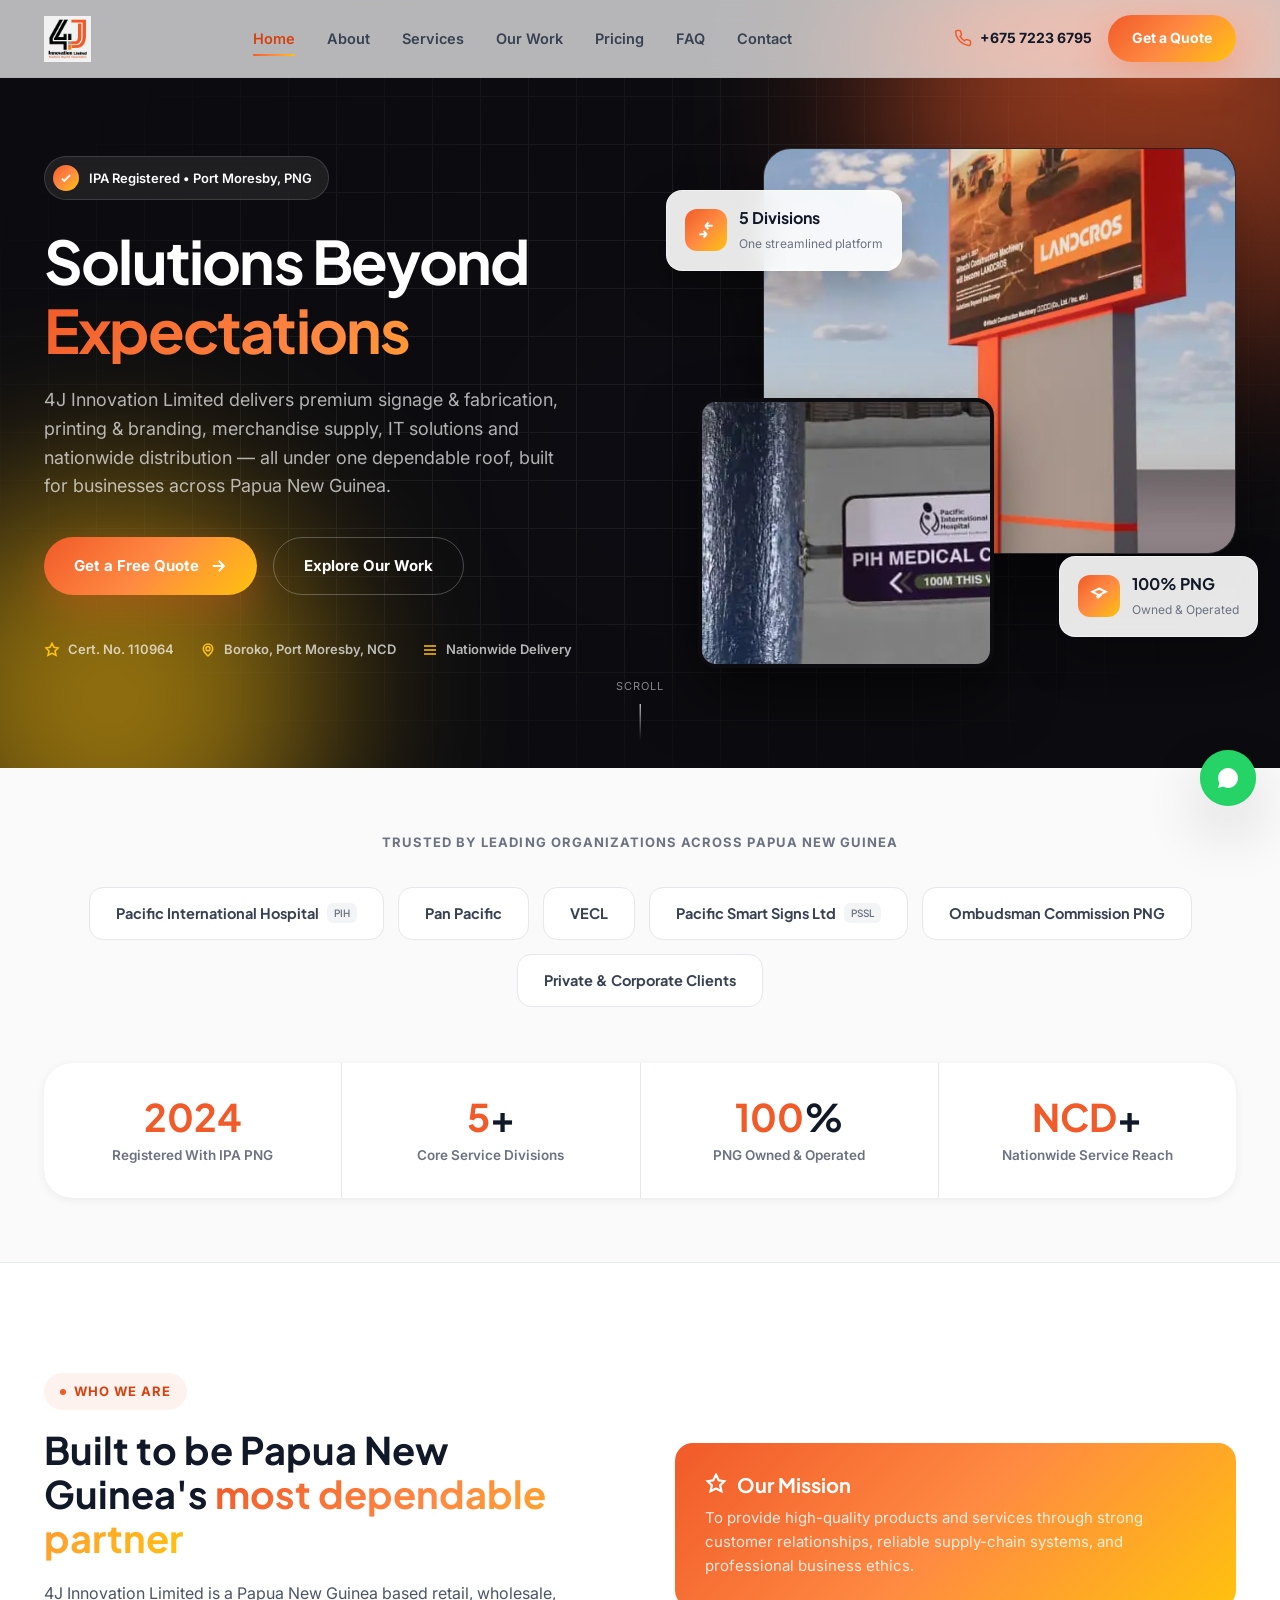
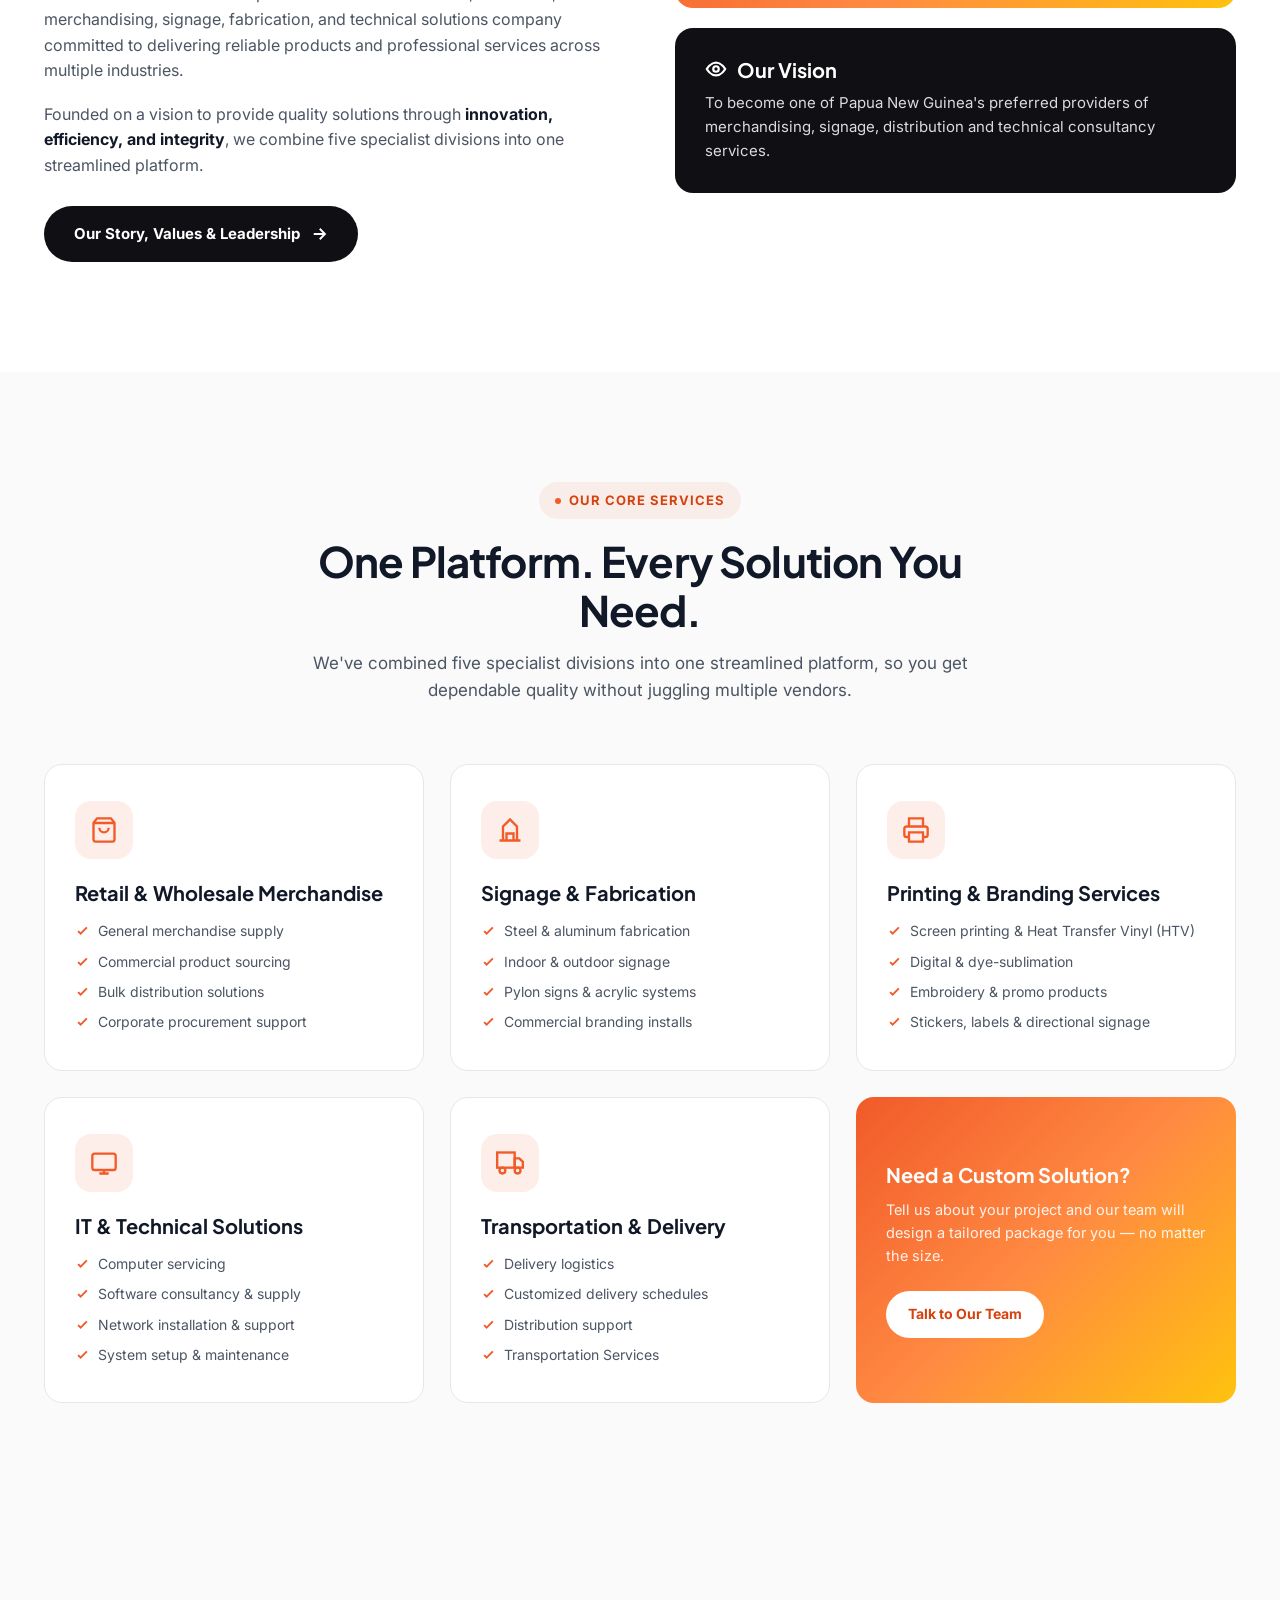
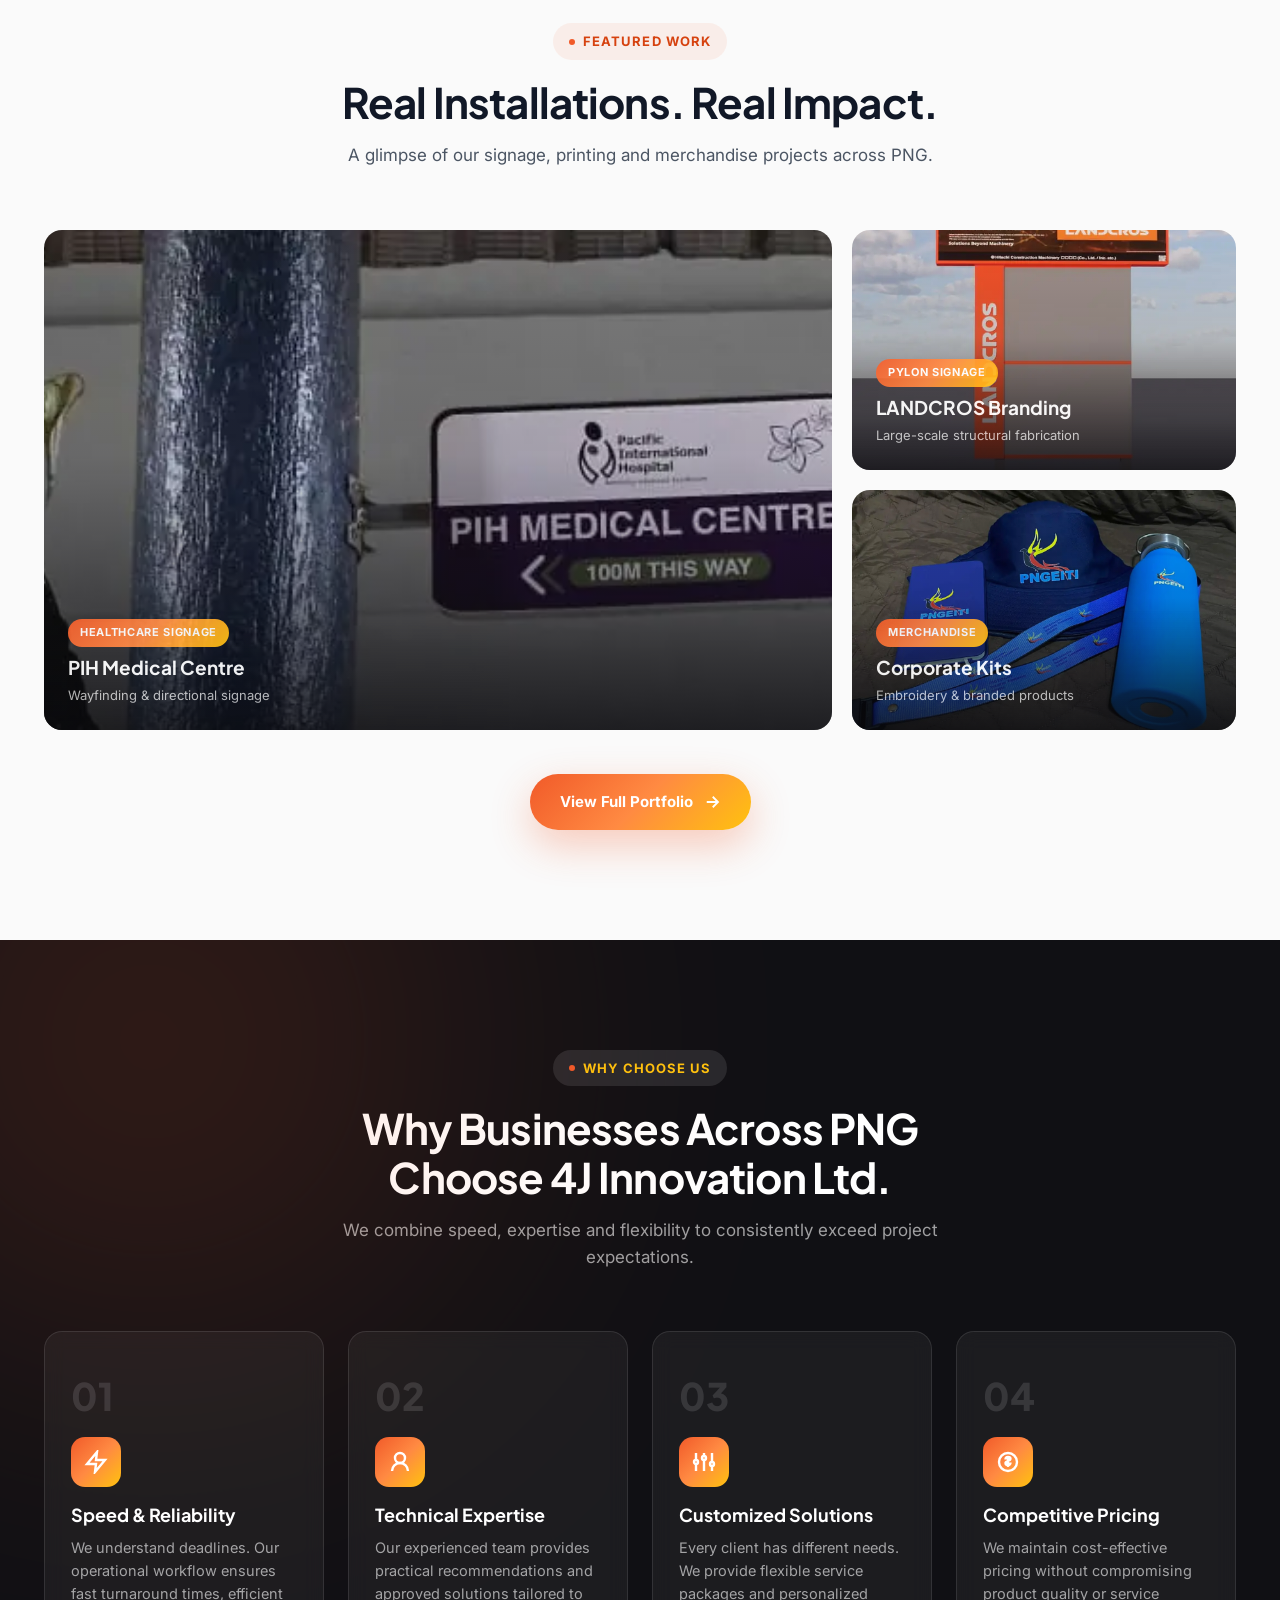
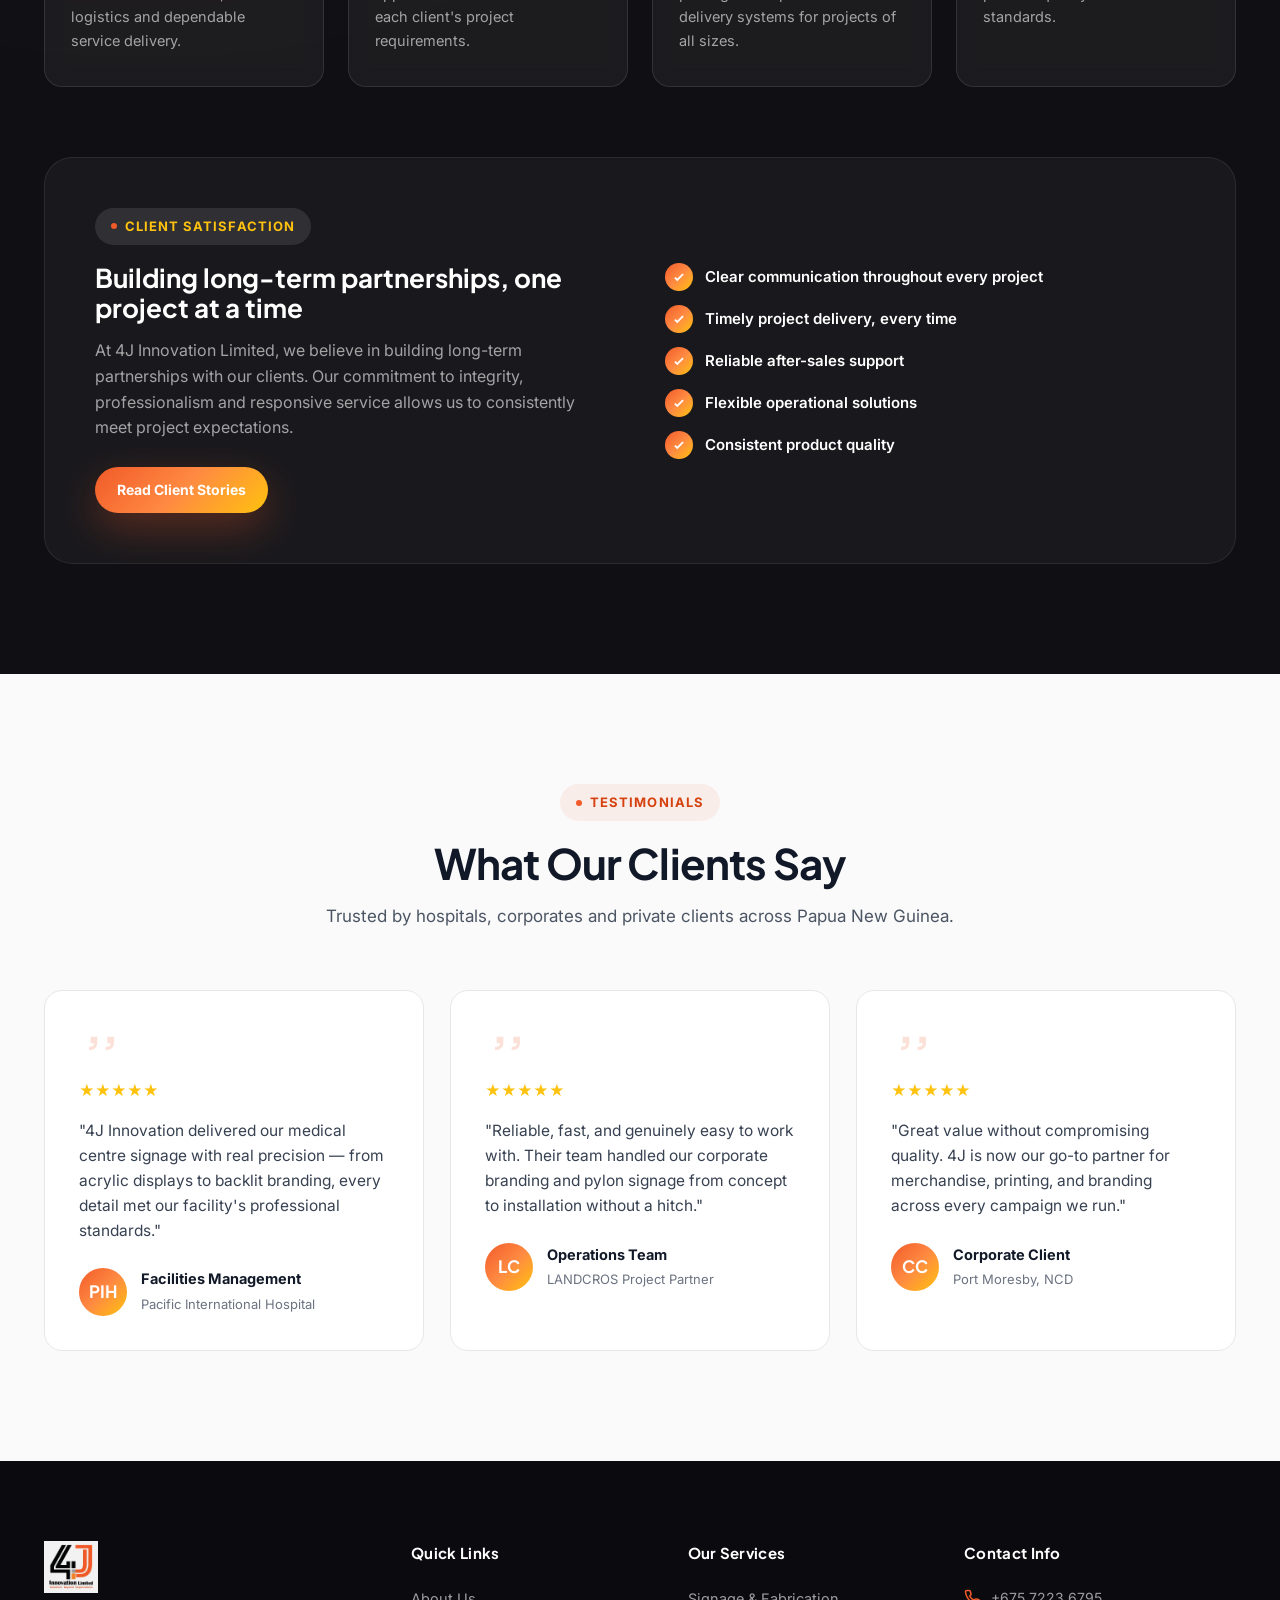
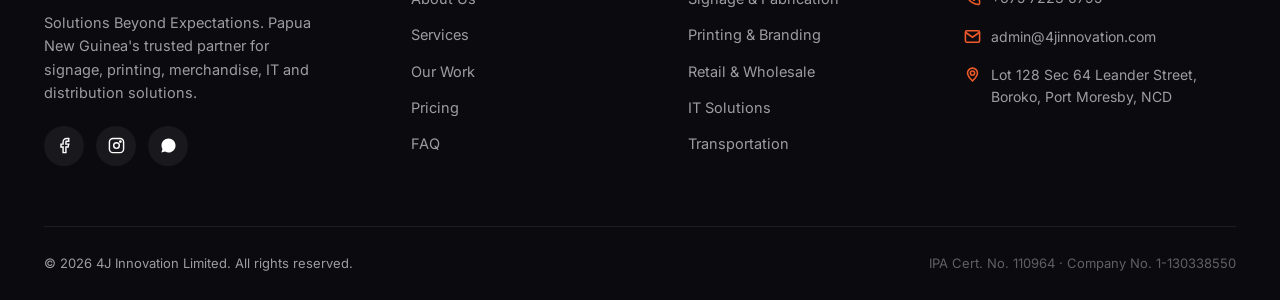
<file: index.html>
<!DOCTYPE html>
<html lang="en">
<head>
<meta charset="UTF-8">
<meta name="viewport" content="width=device-width, initial-scale=1.0">
<title>4J Innovation Limited | Signage, Printing, Merchandise & IT Solutions — Papua New Guinea</title>
<meta name="description" content="4J Innovation Limited — Papua New Guinea's trusted partner for signage & fabrication, printing & branding, merchandise supply, IT solutions and nationwide distribution.">
<meta name="robots" content="index, follow, max-image-preview:large, max-snippet:-1, max-video-preview:-1">
<meta name="author" content="4J Innovation Limited">
<meta name="theme-color" content="#F15A29">
<meta name="geo.region" content="PG-NCD">
<meta name="geo.placename" content="Boroko, Port Moresby, National Capital District, Papua New Guinea">
<meta name="geo.position" content="-9.469;147.199">
<meta name="ICBM" content="-9.469, 147.199">
<link rel="canonical" href="https://4jinnovation.com/">
<link rel="icon" href="assets/favicon.jpg" type="image/jpeg">
<link rel="apple-touch-icon" href="assets/favicon.jpg">
<meta property="og:type" content="website">
<meta property="og:site_name" content="4J Innovation Limited">
<meta property="og:title" content="4J Innovation Limited — Solutions Beyond Expectations">
<meta property="og:description" content="Signage & fabrication, printing & branding, merchandise supply, IT solutions and nationwide distribution for businesses across Papua New Guinea.">
<meta property="og:url" content="https://4jinnovation.com/">
<meta property="og:image" content="https://4jinnovation.com/assets/logo.jpg">
<meta property="og:image:width" content="260">
<meta property="og:image:height" content="252">
<meta property="og:locale" content="en_US">
<meta name="twitter:card" content="summary_large_image">
<meta name="twitter:title" content="4J Innovation Limited — Solutions Beyond Expectations">
<meta name="twitter:description" content="Signage & fabrication, printing & branding, merchandise supply, IT solutions and nationwide distribution for businesses across Papua New Guinea.">
<meta name="twitter:image" content="https://4jinnovation.com/assets/logo.jpg">
<link rel="stylesheet" href="assets/css/style.css?v=2.0">
<link rel="preconnect" href="https://fonts.googleapis.com">
<link rel="preconnect" href="https://fonts.gstatic.com" crossorigin>
<link href="https://fonts.googleapis.com/css2?family=Inter:wght@400;500;600;700;800&family=Plus+Jakarta+Sans:wght@500;600;700;800&display=swap" rel="stylesheet">
<script type="application/ld+json">
{
  "@context": "https://schema.org",
  "@graph": [
    {
      "@type": "Organization",
      "@id": "https://4jinnovation.com/#organization",
      "name": "4J Innovation Limited",
      "legalName": "4J Innovation Limited",
      "alternateName": "4J Innovation Ltd",
      "url": "https://4jinnovation.com/",
      "logo": "https://4jinnovation.com/assets/logo.jpg",
      "image": "https://4jinnovation.com/assets/logo.jpg",
      "slogan": "Solutions Beyond Expectations",
      "description": "Papua New Guinea's trusted partner for signage & fabrication, printing & branding, retail & wholesale merchandise, IT solutions and nationwide distribution.",
      "email": "admin@4jinnovation.com",
      "telephone": "+67572236795",
      "foundingDate": "2024-05-30",
      "identifier": "IPA Certificate No. 110964, Company No. 1-130338550",
      "address": {
        "@type": "PostalAddress",
        "streetAddress": "Lot 128, Sec 64, Leander Street, Boroko",
        "addressLocality": "Port Moresby",
        "addressRegion": "National Capital District",
        "addressCountry": "PG"
      },
      "geo": {
        "@type": "GeoCoordinates",
        "latitude": -9.469,
        "longitude": 147.199
      },
      "areaServed": {
        "@type": "Country",
        "name": "Papua New Guinea"
      },
      "contactPoint": [
        {
          "@type": "ContactPoint",
          "telephone": "+67572236795",
          "contactType": "sales",
          "areaServed": "PG",
          "availableLanguage": "English"
        },
        {
          "@type": "ContactPoint",
          "telephone": "+67581294106",
          "contactType": "customer service",
          "areaServed": "PG",
          "availableLanguage": "English"
        }
      ],
      "sameAs": [
        "https://wa.me/67572236795"
      ]
    },
    {
      "@type": "WebSite",
      "@id": "https://4jinnovation.com/#website",
      "name": "4J Innovation Limited",
      "url": "https://4jinnovation.com/",
      "publisher": {
        "@id": "https://4jinnovation.com/#organization"
      },
      "inLanguage": "en"
    }
  ]
}
</script>
</head>
<body>

<a href="#main" class="skip-link">Skip to main content</a>

<!-- NAVBAR -->
<header class="navbar" id="navbar">
  <div class="container">
    <a href="index.html" class="brand" aria-label="4J Innovation Limited home">
      <img src="assets/logo.jpg" alt="4J Innovation Limited logo" onerror="this.style.display='none';this.nextElementSibling.style.display='flex'">
      <span class="brand-fallback"><b>4J</b>&nbsp;Innovation Ltd</span>
    </a>
    <nav class="nav-links" aria-label="Primary">
      <a href="index.html">Home</a>
      <a href="about.html">About</a>
      <a href="services.html">Services</a>
      <a href="portfolio.html">Our Work</a>
      <a href="pricing.html">Pricing</a>
      <a href="faq.html">FAQ</a>
      <a href="contact.html">Contact</a>
    </nav>
    <div class="nav-actions">
      <a href="tel:+67572236795" class="nav-phone"><svg viewBox="0 0 24 24" fill="none" stroke="currentColor" stroke-width="2"><path d="M22 16.92v3a2 2 0 0 1-2.18 2 19.79 19.79 0 0 1-8.63-3.07 19.5 19.5 0 0 1-6-6 19.79 19.79 0 0 1-3.07-8.67A2 2 0 0 1 4.11 2h3a2 2 0 0 1 2 1.72c.127.96.361 1.903.7 2.81a2 2 0 0 1-.45 2.11L8.09 9.91a16 16 0 0 0 6 6l1.27-1.27a2 2 0 0 1 2.11-.45c.907.339 1.85.573 2.81.7A2 2 0 0 1 22 16.92z"/></svg> +675 7223 6795</a>
      <a href="contact.html" class="btn btn-primary btn-sm">Get a Quote</a>
    </div>
    <button class="burger" id="burger" aria-label="Toggle menu" aria-expanded="false" aria-controls="mobileMenu"><span></span></button>
  </div>
</header>

<div class="mobile-menu" id="mobileMenu">
  <a href="index.html">Home</a>
  <a href="about.html">About</a>
  <a href="services.html">Services</a>
  <a href="portfolio.html">Our Work</a>
  <a href="pricing.html">Pricing</a>
  <a href="faq.html">FAQ</a>
  <a href="contact.html">Contact</a>
  <a href="contact.html" class="btn btn-primary">Get a Free Quote</a>
</div>

<main id="main">

<!-- HERO -->
<section class="hero">
  <div class="hero-bg"><div class="blob blob1"></div><div class="blob blob2"></div><div class="blob blob3"></div></div>
  <div class="hero-grid-lines"></div>
  <div class="container">
    <div class="hero-copy">
      <div class="hero-eyebrow" data-reveal="fade">
        <span class="dot"><svg viewBox="0 0 24 24" fill="none" stroke="currentColor" stroke-width="3"><path d="M5 13l4 4L19 7"/></svg></span>
        IPA Registered • Port Moresby, PNG
      </div>
      <h1 data-reveal="fade" style="transition-delay:.1s">
        <span>Solutions Beyond</span>
        <span class="text-grad">Expectations</span>
      </h1>
      <p class="lead" data-reveal="fade" style="transition-delay:.2s">
        4J Innovation Limited delivers premium signage &amp; fabrication, printing &amp; branding,
        merchandise supply, IT solutions and nationwide distribution — all under one
        dependable roof, built for businesses across Papua New Guinea.
      </p>
      <div class="hero-ctas" data-reveal="fade" style="transition-delay:.3s">
        <a href="contact.html" class="btn btn-primary">Get a Free Quote
          <svg viewBox="0 0 24 24" fill="none" stroke="currentColor" stroke-width="2.4"><path d="M5 12h14M13 5l7 7-7 7"/></svg></a>
        <a href="portfolio.html" class="btn btn-outline" style="border-color:rgba(255,255,255,.25); color:#fff;">Explore Our Work</a>
      </div>
      <div class="hero-trust" data-reveal="fade" style="transition-delay:.4s">
        <span class="pill"><svg viewBox="0 0 24 24" fill="none" stroke="currentColor" stroke-width="2.4"><path d="M12 2l3 6 6 1-4.5 4.5L18 20l-6-3-6 3 1.5-6.5L3 9l6-1 3-6z"/></svg> Cert. No. 110964</span>
        <span class="pill"><svg viewBox="0 0 24 24" fill="none" stroke="currentColor" stroke-width="2.4"><circle cx="12" cy="10" r="3"/><path d="M12 21s-7-6.5-7-11a7 7 0 0 1 14 0c0 4.5-7 11-7 11z"/></svg> Boroko, Port Moresby, NCD</span>
        <span class="pill"><svg viewBox="0 0 24 24" fill="none" stroke="currentColor" stroke-width="2.4"><path d="M3 12h18M3 6h18M3 18h18"/></svg> Nationwide Delivery</span>
      </div>
    </div>
    <div class="hero-visual" data-reveal="right">
      <div class="hero-img-main"><img src="assets/images/landcros/landcros-front.webp" alt="LANDCROS large-format pylon signage engineered by 4J Innovation" onerror="this.remove()"></div>
      <div class="hero-img-sub"><img src="assets/images/pih/pih-wayfinding.webp" alt="PIH Medical Centre wayfinding signage installed by 4J Innovation" onerror="this.remove()"></div>
      <div class="floating-card card1">
        <div class="fc-ico"><svg viewBox="0 0 24 24" fill="none" stroke="currentColor" stroke-width="2.4"><path d="M20 7h-9m0 0 4-4m-4 4 4 4M4 17h9m0 0-4 4m4-4-4-4"/></svg></div>
        <div><strong>5 Divisions</strong><span>One streamlined platform</span></div>
      </div>
      <div class="floating-card card2">
        <div class="fc-ico"><svg viewBox="0 0 24 24" fill="none" stroke="currentColor" stroke-width="2.4"><path d="M9 12l2 2 4-4M12 3l8 4-8 4-8-4z"/></svg></div>
        <div><strong>100% PNG</strong><span>Owned &amp; Operated</span></div>
      </div>
    </div>
  </div>
  <div class="scroll-cue"><span>Scroll</span><span class="line"></span></div>
</section>

<!-- SOCIAL PROOF -->
<section class="proof">
  <div class="container">
    <p class="proof-label" data-reveal="fade">Trusted by leading organizations across Papua New Guinea</p>
    <div class="logo-row" data-reveal="fade">
      <div class="logo-badge">Pacific International Hospital <span class="tag">PIH</span></div>
      <div class="logo-badge">Pan Pacific</div>
      <div class="logo-badge">VECL</div>
      <div class="logo-badge">Pacific Smart Signs Ltd <span class="tag">PSSL</span></div>
      <div class="logo-badge">Ombudsman Commission PNG</div>
      <div class="logo-badge">Private &amp; Corporate Clients</div>
    </div>
    <div class="stats-bar">
      <div class="stat" data-reveal="scale"><h3><span>2024</span></h3><p>Registered With IPA PNG</p></div>
      <div class="stat" data-reveal="scale" style="transition-delay:.1s"><h3><span data-count="5">0</span>+</h3><p>Core Service Divisions</p></div>
      <div class="stat" data-reveal="scale" style="transition-delay:.2s"><h3><span data-count="100">0</span>%</h3><p>PNG Owned &amp; Operated</p></div>
      <div class="stat" data-reveal="scale" style="transition-delay:.3s"><h3><span>NCD</span>+</h3><p>Nationwide Service Reach</p></div>
    </div>
  </div>
</section>

<!-- ABOUT TEASER -->
<section class="about section-pad">
  <div class="container">
    <div class="about-wrap">
      <div class="about-copy" data-reveal="left">
        <span class="eyebrow">Who We Are</span>
        <h2 style="font-size:clamp(28px,4vw,38px); margin-bottom:22px;">Built to be Papua New Guinea's <span class="text-grad">most dependable partner</span></h2>
        <p>4J Innovation Limited is a Papua New Guinea based retail, wholesale, merchandising, signage, fabrication, and technical solutions company committed to delivering reliable products and professional services across multiple industries.</p>
        <p>Founded on a vision to provide quality solutions through <strong>innovation, efficiency, and integrity</strong>, we combine five specialist divisions into one streamlined platform.</p>
        <a href="about.html" class="btn btn-dark" style="margin-top:10px;">Our Story, Values &amp; Leadership <svg viewBox="0 0 24 24" fill="none" stroke="currentColor" stroke-width="2.4"><path d="M5 12h14M13 5l7 7-7 7"/></svg></a>
      </div>
      <div class="about-cards" data-reveal="right">
        <div class="about-card mission">
          <h4><svg viewBox="0 0 24 24" fill="none" stroke="currentColor" stroke-width="2.4"><path d="M12 2l3 6 6 1-4.5 4.5L18 20l-6-3-6 3 1.5-6.5L3 9l6-1 3-6z"/></svg> Our Mission</h4>
          <p>To provide high-quality products and services through strong customer relationships, reliable supply-chain systems, and professional business ethics.</p>
        </div>
        <div class="about-card vision">
          <h4><svg viewBox="0 0 24 24" fill="none" stroke="currentColor" stroke-width="2.4"><path d="M2 12s4-7 10-7 10 7 10 7-4 7-10 7-10-7-10-7z"/><circle cx="12" cy="12" r="3"/></svg> Our Vision</h4>
          <p>To become one of Papua New Guinea's preferred providers of merchandising, signage, distribution and technical consultancy services.</p>
        </div>
      </div>
    </div>
  </div>
</section>

<!-- SERVICES OVERVIEW -->
<section class="services section-pad" id="services">
  <div class="container">
    <div class="section-head" data-reveal="fade">
      <span class="eyebrow">Our Core Services</span>
      <h2>One Platform. Every Solution You Need.</h2>
      <p>We've combined five specialist divisions into one streamlined platform, so you get dependable quality without juggling multiple vendors.</p>
    </div>

    <div class="services-grid stagger">
      <div class="service-card" data-reveal="scale" style="--i:0">
        <div class="service-icon"><svg viewBox="0 0 24 24" fill="none" stroke="currentColor" stroke-width="2"><path d="M6 2 3 6v14a2 2 0 0 0 2 2h14a2 2 0 0 0 2-2V6l-3-4z"/><path d="M3 6h18M16 10a4 4 0 0 1-8 0"/></svg></div>
        <h3>Retail &amp; Wholesale Merchandise</h3>
        <ul>
          <li><svg viewBox="0 0 24 24" fill="none" stroke="currentColor" stroke-width="3"><path d="M5 13l4 4L19 7"/></svg> General merchandise supply</li>
          <li><svg viewBox="0 0 24 24" fill="none" stroke="currentColor" stroke-width="3"><path d="M5 13l4 4L19 7"/></svg> Commercial product sourcing</li>
          <li><svg viewBox="0 0 24 24" fill="none" stroke="currentColor" stroke-width="3"><path d="M5 13l4 4L19 7"/></svg> Bulk distribution solutions</li>
          <li><svg viewBox="0 0 24 24" fill="none" stroke="currentColor" stroke-width="3"><path d="M5 13l4 4L19 7"/></svg> Corporate procurement support</li>
        </ul>
      </div>

      <div class="service-card" data-reveal="scale" style="--i:1">
        <div class="service-icon"><svg viewBox="0 0 24 24" fill="none" stroke="currentColor" stroke-width="2"><path d="M3 21h18M6 21V9l6-6 6 6v12M9 21v-6h6v6"/></svg></div>
        <h3>Signage &amp; Fabrication</h3>
        <ul>
          <li><svg viewBox="0 0 24 24" fill="none" stroke="currentColor" stroke-width="3"><path d="M5 13l4 4L19 7"/></svg> Steel &amp; aluminum fabrication</li>
          <li><svg viewBox="0 0 24 24" fill="none" stroke="currentColor" stroke-width="3"><path d="M5 13l4 4L19 7"/></svg> Indoor &amp; outdoor signage</li>
          <li><svg viewBox="0 0 24 24" fill="none" stroke="currentColor" stroke-width="3"><path d="M5 13l4 4L19 7"/></svg> Pylon signs &amp; acrylic systems</li>
          <li><svg viewBox="0 0 24 24" fill="none" stroke="currentColor" stroke-width="3"><path d="M5 13l4 4L19 7"/></svg> Commercial branding installs</li>
        </ul>
      </div>

      <div class="service-card" data-reveal="scale" style="--i:2">
        <div class="service-icon"><svg viewBox="0 0 24 24" fill="none" stroke="currentColor" stroke-width="2"><path d="M6 9V2h12v7M6 18H4a2 2 0 0 1-2-2v-5a2 2 0 0 1 2-2h16a2 2 0 0 1 2 2v5a2 2 0 0 1-2 2h-2M6 14h12v8H6z"/></svg></div>
        <h3>Printing &amp; Branding Services</h3>
        <ul>
          <li><svg viewBox="0 0 24 24" fill="none" stroke="currentColor" stroke-width="3"><path d="M5 13l4 4L19 7"/></svg> Screen printing &amp; Heat Transfer Vinyl (HTV)</li>
          <li><svg viewBox="0 0 24 24" fill="none" stroke="currentColor" stroke-width="3"><path d="M5 13l4 4L19 7"/></svg> Digital &amp; dye-sublimation</li>
          <li><svg viewBox="0 0 24 24" fill="none" stroke="currentColor" stroke-width="3"><path d="M5 13l4 4L19 7"/></svg> Embroidery &amp; promo products</li>
          <li><svg viewBox="0 0 24 24" fill="none" stroke="currentColor" stroke-width="3"><path d="M5 13l4 4L19 7"/></svg> Stickers, labels &amp; directional signage</li>
        </ul>
      </div>

      <div class="service-card" data-reveal="scale" style="--i:3">
        <div class="service-icon"><svg viewBox="0 0 24 24" fill="none" stroke="currentColor" stroke-width="2"><rect x="2" y="4" width="20" height="14" rx="2"/><path d="M8 21h8M12 18v3"/></svg></div>
        <h3>IT &amp; Technical Solutions</h3>
        <ul>
          <li><svg viewBox="0 0 24 24" fill="none" stroke="currentColor" stroke-width="3"><path d="M5 13l4 4L19 7"/></svg> Computer servicing</li>
          <li><svg viewBox="0 0 24 24" fill="none" stroke="currentColor" stroke-width="3"><path d="M5 13l4 4L19 7"/></svg> Software consultancy &amp; supply</li>
          <li><svg viewBox="0 0 24 24" fill="none" stroke="currentColor" stroke-width="3"><path d="M5 13l4 4L19 7"/></svg> Network installation &amp; support</li>
          <li><svg viewBox="0 0 24 24" fill="none" stroke="currentColor" stroke-width="3"><path d="M5 13l4 4L19 7"/></svg> System setup &amp; maintenance</li>
        </ul>
      </div>

      <div class="service-card" data-reveal="scale" style="--i:4">
        <div class="service-icon"><svg viewBox="0 0 24 24" fill="none" stroke="currentColor" stroke-width="2"><rect x="1" y="3" width="15" height="13"/><path d="M16 8h4l3 3v5h-7z"/><circle cx="5.5" cy="18.5" r="2.5"/><circle cx="18.5" cy="18.5" r="2.5"/></svg></div>
        <h3>Transportation &amp; Delivery</h3>
        <ul>
          <li><svg viewBox="0 0 24 24" fill="none" stroke="currentColor" stroke-width="3"><path d="M5 13l4 4L19 7"/></svg> Delivery logistics</li>
          <li><svg viewBox="0 0 24 24" fill="none" stroke="currentColor" stroke-width="3"><path d="M5 13l4 4L19 7"/></svg> Customized delivery schedules</li>
          <li><svg viewBox="0 0 24 24" fill="none" stroke="currentColor" stroke-width="3"><path d="M5 13l4 4L19 7"/></svg> Distribution support</li>
          <li><svg viewBox="0 0 24 24" fill="none" stroke="currentColor" stroke-width="3"><path d="M5 13l4 4L19 7"/></svg> Transportation Services</li>
        </ul>
      </div>

      <div class="service-card" data-reveal="scale" style="--i:5; background:var(--grad-brand); border:none;">
        <div style="position:relative; z-index:1; height:100%; display:flex; flex-direction:column; justify-content:center;">
          <h3 style="color:#fff;">Need a Custom Solution?</h3>
          <p class="desc" style="color:rgba(255,255,255,.9); margin-bottom:24px;">Tell us about your project and our team will design a tailored package for you — no matter the size.</p>
          <a href="#contact" class="btn btn-white btn-sm" style="align-self:flex-start;">Talk to Our Team</a>
        </div>
      </div>
    </div>
  </div>
</section>

<!-- WORK TEASER -->
<section class="showcase section-pad" style="background:var(--gray-50);">
  <div class="container">
    <div class="section-head" data-reveal="fade">
      <span class="eyebrow">Featured Work</span>
      <h2>Real Installations. Real Impact.</h2>
      <p>A glimpse of our signage, printing and merchandise projects across PNG.</p>
    </div>
    <div class="showcase-grid" style="grid-auto-rows:240px;">
      <div class="gallery-item big" data-reveal="scale">
        <img src="assets/images/pih/pih-wayfinding.webp" alt="PIH Medical Centre wayfinding signage" loading="lazy" onerror="this.remove()">
        <div class="gallery-overlay"><span class="gallery-tag">Healthcare Signage</span><h4>PIH Medical Centre</h4><p>Wayfinding &amp; directional signage</p></div>
      </div>
      <div class="gallery-item" data-reveal="scale" style="transition-delay:.1s">
        <img src="assets/images/landcros/landcros-angle.webp" alt="LANDCROS pylon signage render" loading="lazy" onerror="this.remove()">
        <div class="gallery-overlay"><span class="gallery-tag">Pylon Signage</span><h4>LANDCROS Branding</h4><p>Large-scale structural fabrication</p></div>
      </div>
      <div class="gallery-item" data-reveal="scale" style="transition-delay:.2s">
        <img src="assets/images/pngeiti/merch-set.webp" alt="Branded corporate merchandise set" loading="lazy" onerror="this.remove()">
        <div class="gallery-overlay"><span class="gallery-tag">Merchandise</span><h4>Corporate Kits</h4><p>Embroidery &amp; branded products</p></div>
      </div>
    </div>
    <div style="text-align:center; margin-top:44px;" data-reveal="fade">
      <a href="portfolio.html" class="btn btn-primary">View Full Portfolio <svg viewBox="0 0 24 24" fill="none" stroke="currentColor" stroke-width="2.4"><path d="M5 12h14M13 5l7 7-7 7"/></svg></a>
    </div>
  </div>
</section>

<!-- WHY US -->
<section class="why-us section-pad" id="why-us">
  <div class="container">
    <div class="section-head" data-reveal="fade">
      <span class="eyebrow" style="background:rgba(255,255,255,.1); color:var(--yellow);">Why Choose Us</span>
      <h2>Why Businesses Across PNG Choose 4J Innovation Ltd.</h2>
      <p>We combine speed, expertise and flexibility to consistently exceed project expectations.</p>
    </div>

    <div class="benefits-grid stagger">
      <div class="benefit-card" data-reveal="scale" style="--i:0">
        <div class="benefit-num">01</div>
        <div class="benefit-icon"><svg viewBox="0 0 24 24" fill="none" stroke="currentColor" stroke-width="2.4"><path d="M13 2 3 14h9l-1 8 10-12h-9l1-8z"/></svg></div>
        <h4>Speed &amp; Reliability</h4>
        <p>We understand deadlines. Our operational workflow ensures fast turnaround times, efficient logistics and dependable service delivery.</p>
      </div>
      <div class="benefit-card" data-reveal="scale" style="--i:1">
        <div class="benefit-num">02</div>
        <div class="benefit-icon"><svg viewBox="0 0 24 24" fill="none" stroke="currentColor" stroke-width="2.4"><circle cx="12" cy="8" r="5"/><path d="M20 21a8 8 0 0 0-16 0"/></svg></div>
        <h4>Technical Expertise</h4>
        <p>Our experienced team provides practical recommendations and approved solutions tailored to each client's project requirements.</p>
      </div>
      <div class="benefit-card" data-reveal="scale" style="--i:2">
        <div class="benefit-num">03</div>
        <div class="benefit-icon"><svg viewBox="0 0 24 24" fill="none" stroke="currentColor" stroke-width="2.4"><path d="M4 21v-7M4 10V3M12 21v-11M12 6V3M20 21v-5M20 12V3"/><circle cx="4" cy="12" r="2"/><circle cx="12" cy="8" r="2"/><circle cx="20" cy="14" r="2"/></svg></div>
        <h4>Customized Solutions</h4>
        <p>Every client has different needs. We provide flexible service packages and personalized delivery systems for projects of all sizes.</p>
      </div>
      <div class="benefit-card" data-reveal="scale" style="--i:3">
        <div class="benefit-num">04</div>
        <div class="benefit-icon"><svg viewBox="0 0 24 24" fill="none" stroke="currentColor" stroke-width="2.4"><circle cx="12" cy="12" r="9"/><path d="M12 7v10M9.5 9.5c0-1.5 1.2-2.5 2.5-2.5s2.5.8 2.5 2c0 2-5 1.7-5 4 0 1.2 1.2 2 2.5 2s2.5-1 2.5-2.5"/></svg></div>
        <h4>Competitive Pricing</h4>
        <p>We maintain cost-effective pricing without compromising product quality or service standards.</p>
      </div>
    </div>

    <div class="commitment">
      <div data-reveal="left">
        <span class="eyebrow" style="background:rgba(255,255,255,.1); color:var(--yellow);">Client Satisfaction</span>
        <h3>Building long-term partnerships, one project at a time</h3>
        <p class="lead">At 4J Innovation Limited, we believe in building long-term partnerships with our clients. Our commitment to integrity, professionalism and responsive service allows us to consistently meet project expectations.</p>
        <a href="#testimonials" class="btn btn-primary btn-sm">Read Client Stories</a>
      </div>
      <ul class="commit-list" data-reveal="right">
        <li><span class="ico"><svg viewBox="0 0 24 24" fill="none" stroke="currentColor" stroke-width="3"><path d="M5 13l4 4L19 7"/></svg></span> Clear communication throughout every project</li>
        <li><span class="ico"><svg viewBox="0 0 24 24" fill="none" stroke="currentColor" stroke-width="3"><path d="M5 13l4 4L19 7"/></svg></span> Timely project delivery, every time</li>
        <li><span class="ico"><svg viewBox="0 0 24 24" fill="none" stroke="currentColor" stroke-width="3"><path d="M5 13l4 4L19 7"/></svg></span> Reliable after-sales support</li>
        <li><span class="ico"><svg viewBox="0 0 24 24" fill="none" stroke="currentColor" stroke-width="3"><path d="M5 13l4 4L19 7"/></svg></span> Flexible operational solutions</li>
        <li><span class="ico"><svg viewBox="0 0 24 24" fill="none" stroke="currentColor" stroke-width="3"><path d="M5 13l4 4L19 7"/></svg></span> Consistent product quality</li>
      </ul>
    </div>
  </div>
</section>

<!-- TESTIMONIALS -->
<section class="testimonials section-pad" id="testimonials">
  <div class="container">
    <div class="section-head" data-reveal="fade">
      <span class="eyebrow">Testimonials</span>
      <h2>What Our Clients Say</h2>
      <p>Trusted by hospitals, corporates and private clients across Papua New Guinea.</p>
    </div>

    <div class="t-track-wrap">
      <div class="t-track" id="tTrack">
        <div class="t-card" data-reveal="scale">
          <div class="t-quote-ico"><svg viewBox="0 0 24 24" fill="currentColor"><path d="M7 7h4v4a4 4 0 0 1-4 4H6v-2h1a2 2 0 0 0 2-2H7V7zm10 0h4v4a4 4 0 0 1-4 4h-1v-2h1a2 2 0 0 0 2-2h-2V7z"/></svg></div>
          <div class="stars">★★★★★</div>
          <p class="quote">"4J Innovation delivered our medical centre signage with real precision — from acrylic displays to backlit branding, every detail met our facility's professional standards."</p>
          <div class="t-person">
            <div class="t-avatar">PIH</div>
            <div><strong>Facilities Management</strong><span>Pacific International Hospital</span></div>
          </div>
        </div>

        <div class="t-card" data-reveal="scale" style="transition-delay:.12s">
          <div class="t-quote-ico"><svg viewBox="0 0 24 24" fill="currentColor"><path d="M7 7h4v4a4 4 0 0 1-4 4H6v-2h1a2 2 0 0 0 2-2H7V7zm10 0h4v4a4 4 0 0 1-4 4h-1v-2h1a2 2 0 0 0 2-2h-2V7z"/></svg></div>
          <div class="stars">★★★★★</div>
          <p class="quote">"Reliable, fast, and genuinely easy to work with. Their team handled our corporate branding and pylon signage from concept to installation without a hitch."</p>
          <div class="t-person">
            <div class="t-avatar">LC</div>
            <div><strong>Operations Team</strong><span>LANDCROS Project Partner</span></div>
          </div>
        </div>

        <div class="t-card" data-reveal="scale" style="transition-delay:.24s">
          <div class="t-quote-ico"><svg viewBox="0 0 24 24" fill="currentColor"><path d="M7 7h4v4a4 4 0 0 1-4 4H6v-2h1a2 2 0 0 0 2-2H7V7zm10 0h4v4a4 4 0 0 1-4 4h-1v-2h1a2 2 0 0 0 2-2h-2V7z"/></svg></div>
          <div class="stars">★★★★★</div>
          <p class="quote">"Great value without compromising quality. 4J is now our go-to partner for merchandise, printing, and branding across every campaign we run."</p>
          <div class="t-person">
            <div class="t-avatar">CC</div>
            <div><strong>Corporate Client</strong><span>Port Moresby, NCD</span></div>
          </div>
        </div>
      </div>
      <div class="t-dots" id="tDots"></div>
    </div>
  </div>
</section>

</main>

<!-- FOOTER -->
<footer>
  <div class="container">
    <div class="footer-grid">
      <div class="footer-brand">
        <img src="assets/logo.jpg" alt="4J Innovation Limited" onerror="this.style.display='none'">
        <p>Solutions Beyond Expectations. Papua New Guinea's trusted partner for signage, printing, merchandise, IT and distribution solutions.</p>
        <div class="footer-socials">
          <a href="#" aria-label="Facebook"><svg viewBox="0 0 24 24" fill="none" stroke="currentColor" stroke-width="2"><path d="M18 2h-3a5 5 0 0 0-5 5v3H7v4h3v8h4v-8h3l1-4h-4V7a1 1 0 0 1 1-1h3z"/></svg></a>
          <a href="#" aria-label="Instagram"><svg viewBox="0 0 24 24" fill="none" stroke="currentColor" stroke-width="2"><rect x="2" y="2" width="20" height="20" rx="5"/><circle cx="12" cy="12" r="4"/><circle cx="17.5" cy="6.5" r="1"/></svg></a>
          <a href="https://wa.me/67572236795" aria-label="WhatsApp"><svg viewBox="0 0 24 24" fill="currentColor"><path d="M12.04 2C6.58 2 2.13 6.45 2.13 11.91c0 1.87.5 3.62 1.36 5.13L2 22l5.11-1.44a9.86 9.86 0 0 0 4.93 1.32h.01c5.46 0 9.9-4.45 9.9-9.91C21.95 6.45 17.5 2 12.04 2z"/></svg></a>
        </div>
      </div>
      <div>
        <h5>Quick Links</h5>
        <div class="footer-links">
          <a href="about.html">About Us</a><a href="services.html">Services</a><a href="portfolio.html">Our Work</a><a href="pricing.html">Pricing</a><a href="faq.html">FAQ</a>
        </div>
      </div>
      <div>
        <h5>Our Services</h5>
        <div class="footer-links">
          <a href="services.html">Signage &amp; Fabrication</a><a href="services.html">Printing &amp; Branding</a><a href="services.html">Retail &amp; Wholesale</a><a href="services.html">IT Solutions</a><a href="services.html">Transportation</a>
        </div>
      </div>
      <div>
        <h5>Contact Info</h5>
        <ul class="footer-contact">
          <li><svg viewBox="0 0 24 24" fill="none" stroke="currentColor" stroke-width="2.2"><path d="M22 16.92v3a2 2 0 0 1-2.18 2 19.79 19.79 0 0 1-8.63-3.07 19.5 19.5 0 0 1-6-6 19.79 19.79 0 0 1-3.07-8.67A2 2 0 0 1 4.11 2h3a2 2 0 0 1 2 1.72c.127.96.361 1.903.7 2.81a2 2 0 0 1-.45 2.11L8.09 9.91a16 16 0 0 0 6 6l1.27-1.27a2 2 0 0 1 2.11-.45c.907.339 1.85.573 2.81.7A2 2 0 0 1 22 16.92z"/></svg> +675 7223 6795</li>
          <li><svg viewBox="0 0 24 24" fill="none" stroke="currentColor" stroke-width="2.2"><rect x="2" y="4" width="20" height="16" rx="2"/><path d="m22 6-10 7L2 6"/></svg> admin@4jinnovation.com</li>
          <li><svg viewBox="0 0 24 24" fill="none" stroke="currentColor" stroke-width="2.2"><circle cx="12" cy="10" r="3"/><path d="M12 21s-7-6.5-7-11a7 7 0 0 1 14 0c0 4.5-7 11-7 11z"/></svg> Lot 128 Sec 64 Leander Street, Boroko, Port Moresby, NCD</li>
        </ul>
      </div>
    </div>
    <div class="footer-bottom">
      <span>© <span id="year"></span> 4J Innovation Limited. All rights reserved.</span>
      <span class="reg">IPA Cert. No. 110964 · Company No. 1-130338550</span>
    </div>
  </div>
</footer>

<div class="floating-actions">
  <a href="https://wa.me/67572236795" class="fab whatsapp" aria-label="Chat with us on WhatsApp" target="_blank" rel="noopener">
    <svg viewBox="0 0 24 24" fill="currentColor"><path d="M12.04 2C6.58 2 2.13 6.45 2.13 11.91c0 1.87.5 3.62 1.36 5.13L2 22l5.11-1.44a9.86 9.86 0 0 0 4.93 1.32h.01c5.46 0 9.9-4.45 9.9-9.91C21.95 6.45 17.5 2 12.04 2z"/></svg>
  </a>
  <button class="fab top" id="toTop" aria-label="Back to top"><svg viewBox="0 0 24 24" fill="none" stroke="currentColor" stroke-width="2.4"><path d="M12 19V5M5 12l7-7 7 7"/></svg></button>
</div>

<script src="assets/js/main.js?v=2.0" defer></script>
</body>
</html>
</file>
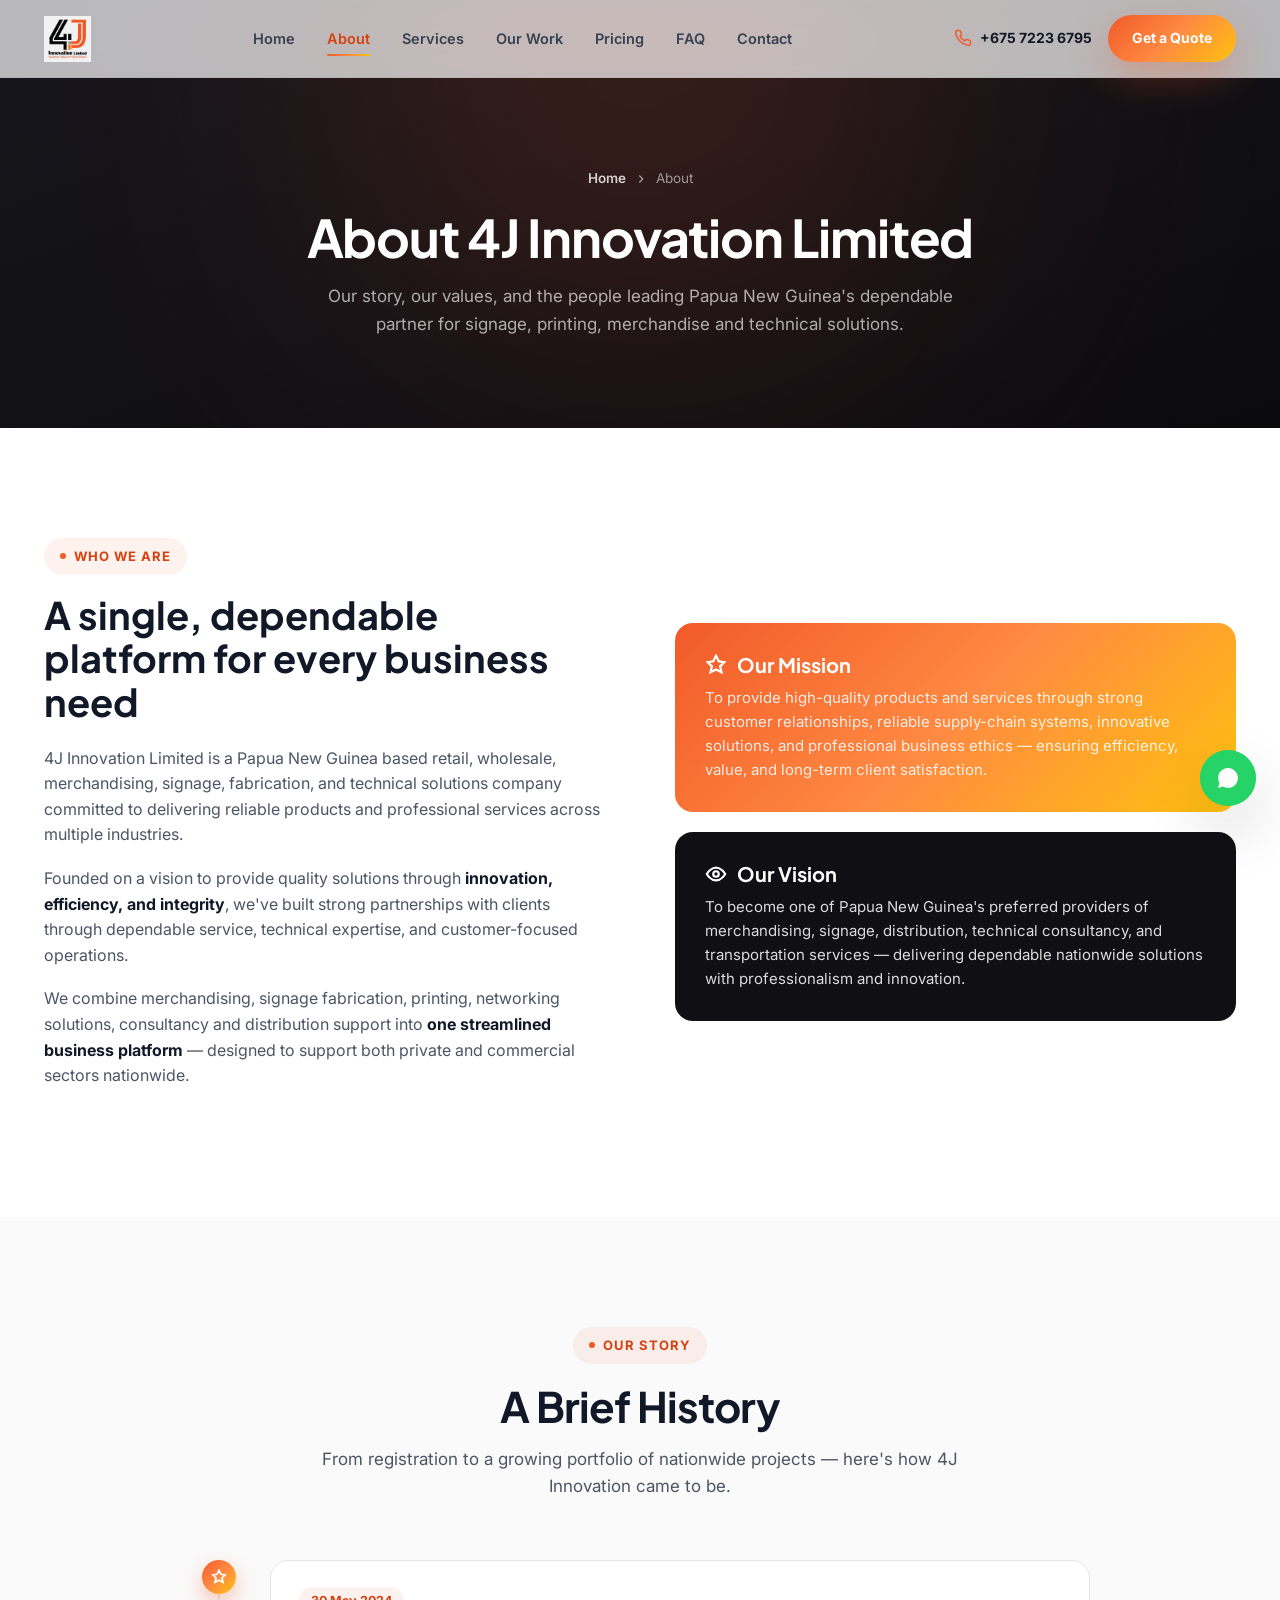
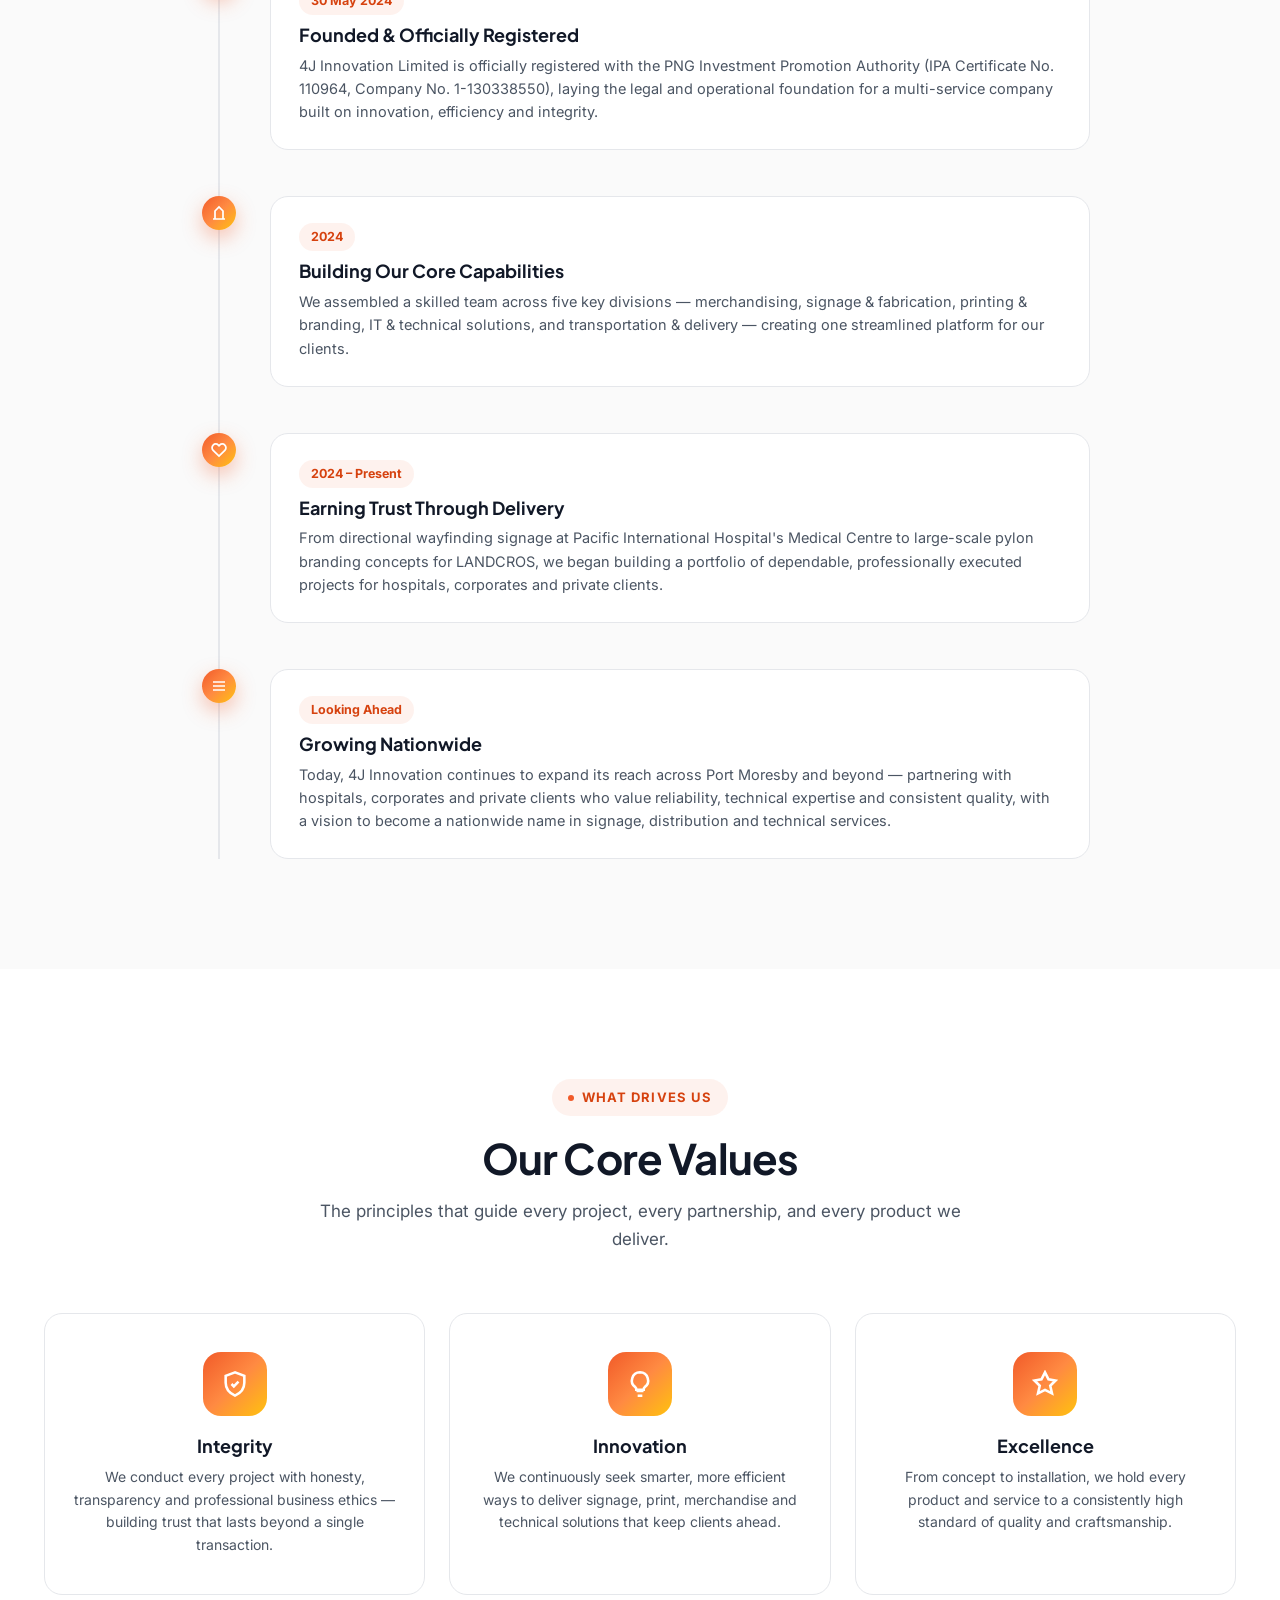
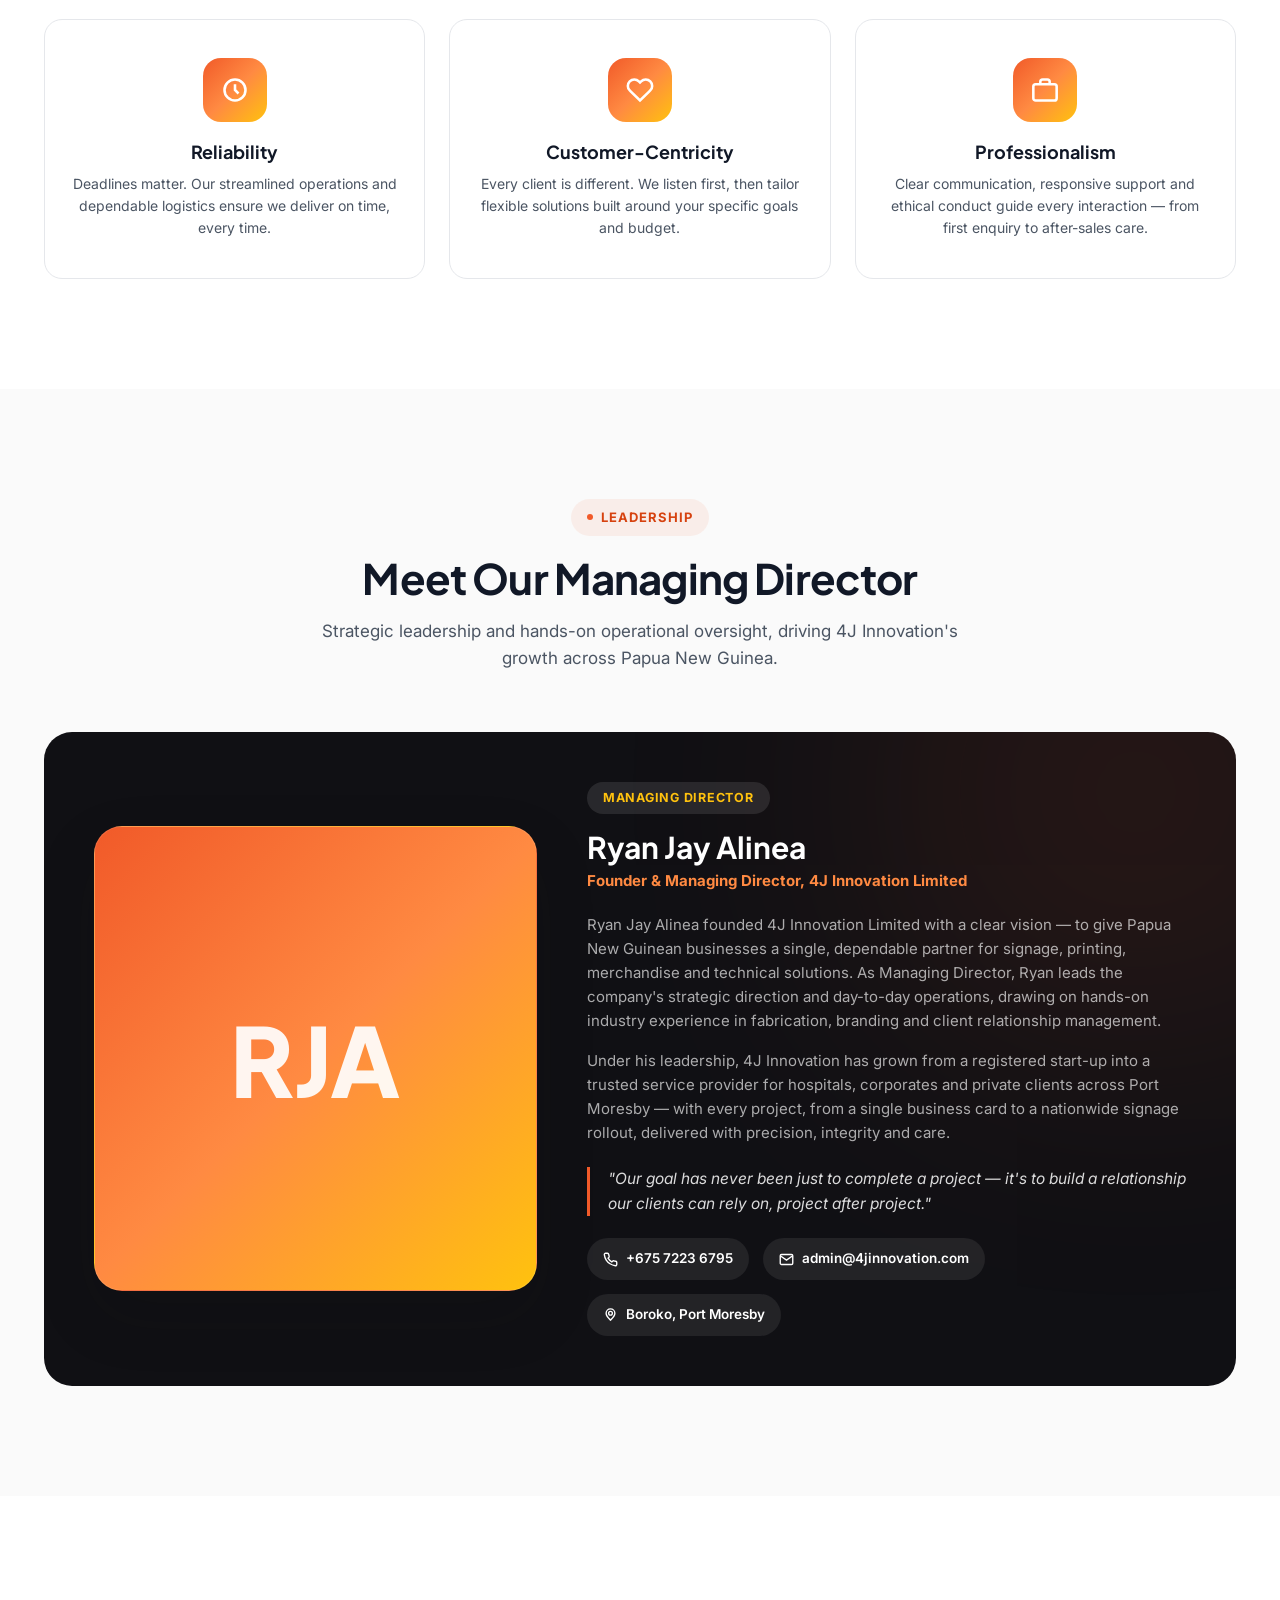
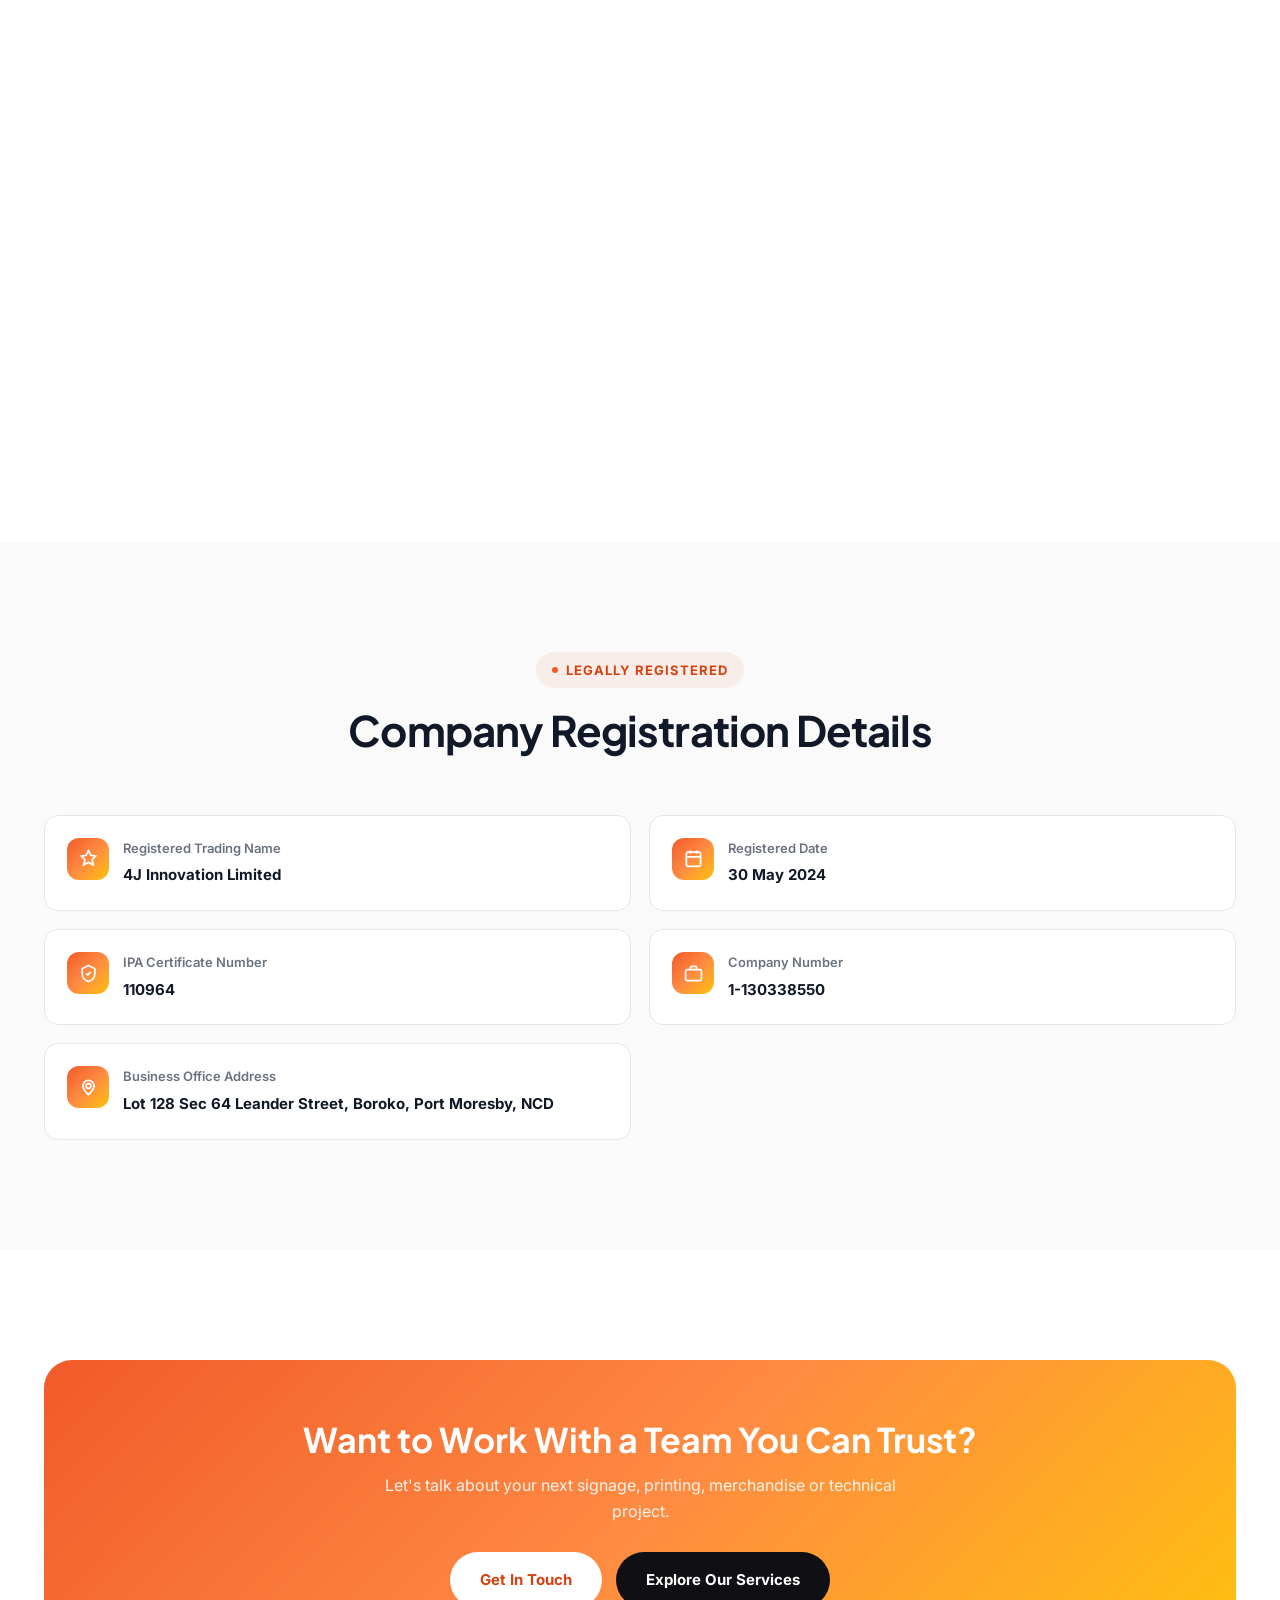
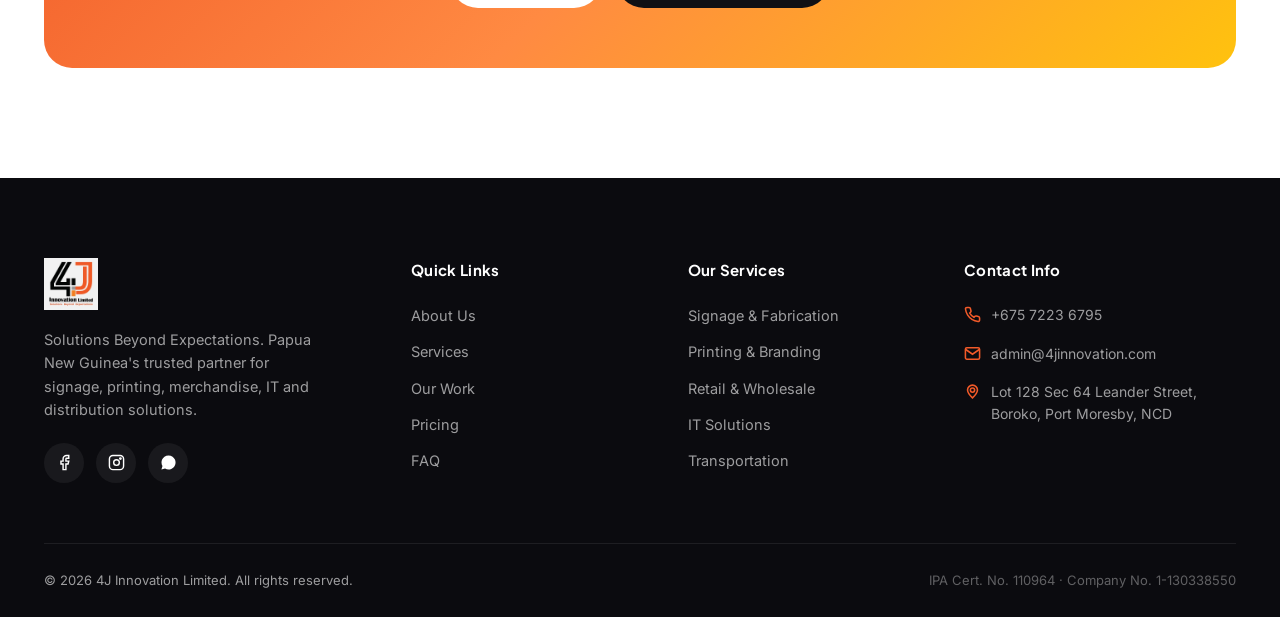
<file: about.html>
<!DOCTYPE html>
<html lang="en">
<head>
<meta charset="UTF-8">
<meta name="viewport" content="width=device-width, initial-scale=1.0">
<title>About Us | 4J Innovation Limited — Our Story, Values & Leadership</title>
<meta name="description" content="Learn about 4J Innovation Limited's history, mission, core values, leadership under Managing Director Ryan Jay Alinea, and company structure.">
<meta name="robots" content="index, follow, max-image-preview:large, max-snippet:-1, max-video-preview:-1">
<meta name="author" content="4J Innovation Limited">
<meta name="theme-color" content="#F15A29">
<meta name="geo.region" content="PG-NCD">
<meta name="geo.placename" content="Boroko, Port Moresby, National Capital District, Papua New Guinea">
<meta name="geo.position" content="-9.469;147.199">
<meta name="ICBM" content="-9.469, 147.199">
<link rel="canonical" href="https://4jinnovation.com/about.html">
<link rel="icon" href="assets/favicon.jpg" type="image/jpeg">
<link rel="apple-touch-icon" href="assets/favicon.jpg">
<meta property="og:type" content="website">
<meta property="og:site_name" content="4J Innovation Limited">
<meta property="og:title" content="About Us | 4J Innovation Limited — Our Story, Values & Leadership">
<meta property="og:description" content="Learn about 4J Innovation Limited's history, mission, core values, leadership under Managing Director Ryan Jay Alinea, and company structure.">
<meta property="og:url" content="https://4jinnovation.com/about.html">
<meta property="og:image" content="https://4jinnovation.com/assets/logo.jpg">
<meta property="og:image:width" content="260">
<meta property="og:image:height" content="252">
<meta property="og:locale" content="en_US">
<meta name="twitter:card" content="summary_large_image">
<meta name="twitter:title" content="About Us | 4J Innovation Limited — Our Story, Values & Leadership">
<meta name="twitter:description" content="Learn about 4J Innovation Limited's history, mission, core values, leadership under Managing Director Ryan Jay Alinea, and company structure.">
<meta name="twitter:image" content="https://4jinnovation.com/assets/logo.jpg">
<link rel="stylesheet" href="assets/css/style.css?v=2.0">
<link rel="preconnect" href="https://fonts.googleapis.com">
<link rel="preconnect" href="https://fonts.gstatic.com" crossorigin>
<link href="https://fonts.googleapis.com/css2?family=Inter:wght@400;500;600;700;800&family=Plus+Jakarta+Sans:wght@500;600;700;800&display=swap" rel="stylesheet">
<script type="application/ld+json">
{
  "@context": "https://schema.org",
  "@graph": [
    {
      "@type": "Organization",
      "@id": "https://4jinnovation.com/#organization",
      "name": "4J Innovation Limited",
      "legalName": "4J Innovation Limited",
      "alternateName": "4J Innovation Ltd",
      "url": "https://4jinnovation.com/",
      "logo": "https://4jinnovation.com/assets/logo.jpg",
      "image": "https://4jinnovation.com/assets/logo.jpg",
      "slogan": "Solutions Beyond Expectations",
      "description": "Papua New Guinea's trusted partner for signage & fabrication, printing & branding, retail & wholesale merchandise, IT solutions and nationwide distribution.",
      "email": "admin@4jinnovation.com",
      "telephone": "+67572236795",
      "foundingDate": "2024-05-30",
      "identifier": "IPA Certificate No. 110964, Company No. 1-130338550",
      "address": {
        "@type": "PostalAddress",
        "streetAddress": "Lot 128, Sec 64, Leander Street, Boroko",
        "addressLocality": "Port Moresby",
        "addressRegion": "National Capital District",
        "addressCountry": "PG"
      },
      "geo": {
        "@type": "GeoCoordinates",
        "latitude": -9.469,
        "longitude": 147.199
      },
      "areaServed": {
        "@type": "Country",
        "name": "Papua New Guinea"
      },
      "contactPoint": [
        {
          "@type": "ContactPoint",
          "telephone": "+67572236795",
          "contactType": "sales",
          "areaServed": "PG",
          "availableLanguage": "English"
        },
        {
          "@type": "ContactPoint",
          "telephone": "+67581294106",
          "contactType": "customer service",
          "areaServed": "PG",
          "availableLanguage": "English"
        }
      ],
      "sameAs": [
        "https://wa.me/67572236795"
      ]
    },
    {
      "@type": "BreadcrumbList",
      "itemListElement": [
        {
          "@type": "ListItem",
          "position": 1,
          "name": "Home",
          "item": "https://4jinnovation.com/"
        },
        {
          "@type": "ListItem",
          "position": 2,
          "name": "About Us",
          "item": "https://4jinnovation.com/about-us.html"
        }
      ]
    }
  ]
}
</script>
</head>
<body>

<a href="#main" class="skip-link">Skip to main content</a>

<header class="navbar" id="navbar">
  <div class="container">
    <a href="index.html" class="brand" aria-label="4J Innovation Limited home">
      <img src="assets/logo.jpg" alt="4J Innovation Limited logo" onerror="this.style.display='none';this.nextElementSibling.style.display='flex'">
      <span class="brand-fallback"><b>4J</b>&nbsp;Innovation Ltd</span>
    </a>
    <nav class="nav-links" aria-label="Primary">
      <a href="index.html">Home</a>
      <a href="about.html">About</a>
      <a href="services.html">Services</a>
      <a href="portfolio.html">Our Work</a>
      <a href="pricing.html">Pricing</a>
      <a href="faq.html">FAQ</a>
      <a href="contact.html">Contact</a>
    </nav>
    <div class="nav-actions">
      <a href="tel:+67572236795" class="nav-phone"><svg viewBox="0 0 24 24" fill="none" stroke="currentColor" stroke-width="2"><path d="M22 16.92v3a2 2 0 0 1-2.18 2 19.79 19.79 0 0 1-8.63-3.07 19.5 19.5 0 0 1-6-6 19.79 19.79 0 0 1-3.07-8.67A2 2 0 0 1 4.11 2h3a2 2 0 0 1 2 1.72c.127.96.361 1.903.7 2.81a2 2 0 0 1-.45 2.11L8.09 9.91a16 16 0 0 0 6 6l1.27-1.27a2 2 0 0 1 2.11-.45c.907.339 1.85.573 2.81.7A2 2 0 0 1 22 16.92z"/></svg> +675 7223 6795</a>
      <a href="contact.html" class="btn btn-primary btn-sm">Get a Quote</a>
    </div>
    <button class="burger" id="burger" aria-label="Toggle menu" aria-expanded="false" aria-controls="mobileMenu"><span></span></button>
  </div>
</header>

<div class="mobile-menu" id="mobileMenu">
  <a href="index.html">Home</a>
  <a href="about.html">About</a>
  <a href="services.html">Services</a>
  <a href="portfolio.html">Our Work</a>
  <a href="pricing.html">Pricing</a>
  <a href="faq.html">FAQ</a>
  <a href="contact.html">Contact</a>
  <a href="contact.html" class="btn btn-primary">Get a Free Quote</a>
</div>

<main id="main">

<!-- PAGE HERO -->
<section class="page-hero">
  <div class="container">
    <div class="breadcrumb"><a href="index.html">Home</a><svg viewBox="0 0 24 24" fill="none" stroke="currentColor" stroke-width="2.4"><path d="M9 6l6 6-6 6"/></svg><span>About</span></div>
    <h1>About 4J Innovation Limited</h1>
    <p>Our story, our values, and the people leading Papua New Guinea's dependable partner for signage, printing, merchandise and technical solutions.</p>
  </div>
</section>

<!-- WHO WE ARE -->
<section class="about section-pad">
  <div class="container">
    <div class="about-wrap">
      <div class="about-copy" data-reveal="left">
        <span class="eyebrow">Who We Are</span>
        <h2 style="font-size:clamp(28px,4vw,38px); margin-bottom:22px;">A single, dependable platform for every business need</h2>
        <p>4J Innovation Limited is a Papua New Guinea based retail, wholesale, merchandising, signage, fabrication, and technical solutions company committed to delivering reliable products and professional services across multiple industries.</p>
        <p>Founded on a vision to provide quality solutions through <strong>innovation, efficiency, and integrity</strong>, we've built strong partnerships with clients through dependable service, technical expertise, and customer-focused operations.</p>
        <p>We combine merchandising, signage fabrication, printing, networking solutions, consultancy and distribution support into <strong>one streamlined business platform</strong> — designed to support both private and commercial sectors nationwide.</p>
      </div>
      <div class="about-cards" data-reveal="right">
        <div class="about-card mission">
          <h4><svg viewBox="0 0 24 24" fill="none" stroke="currentColor" stroke-width="2.4"><path d="M12 2l3 6 6 1-4.5 4.5L18 20l-6-3-6 3 1.5-6.5L3 9l6-1 3-6z"/></svg> Our Mission</h4>
          <p>To provide high-quality products and services through strong customer relationships, reliable supply-chain systems, innovative solutions, and professional business ethics — ensuring efficiency, value, and long-term client satisfaction.</p>
        </div>
        <div class="about-card vision">
          <h4><svg viewBox="0 0 24 24" fill="none" stroke="currentColor" stroke-width="2.4"><path d="M2 12s4-7 10-7 10 7 10 7-4 7-10 7-10-7-10-7z"/><circle cx="12" cy="12" r="3"/></svg> Our Vision</h4>
          <p>To become one of Papua New Guinea's preferred providers of merchandising, signage, distribution, technical consultancy, and transportation services — delivering dependable nationwide solutions with professionalism and innovation.</p>
        </div>
      </div>
    </div>
  </div>
</section>

<!-- BRIEF HISTORY -->
<section class="section-pad" style="background:var(--gray-50);">
  <div class="container">
    <div class="section-head" data-reveal="fade">
      <span class="eyebrow">Our Story</span>
      <h2>A Brief History</h2>
      <p>From registration to a growing portfolio of nationwide projects — here's how 4J Innovation came to be.</p>
    </div>
    <div class="timeline">
      <div class="timeline-item" data-reveal="left">
        <div class="timeline-dot"><svg viewBox="0 0 24 24" fill="none" stroke="currentColor" stroke-width="2.6"><path d="M12 2l3 6 6 1-4.5 4.5L18 20l-6-3-6 3 1.5-6.5L3 9l6-1z"/></svg></div>
        <div class="timeline-content">
          <span class="timeline-year">30 May 2024</span>
          <h4>Founded &amp; Officially Registered</h4>
          <p>4J Innovation Limited is officially registered with the PNG Investment Promotion Authority (IPA Certificate No. 110964, Company No. 1-130338550), laying the legal and operational foundation for a multi-service company built on innovation, efficiency and integrity.</p>
        </div>
      </div>
      <div class="timeline-item" data-reveal="left" style="transition-delay:.1s">
        <div class="timeline-dot"><svg viewBox="0 0 24 24" fill="none" stroke="currentColor" stroke-width="2.6"><path d="M3 21h18M6 21V9l6-6 6 6v12"/></svg></div>
        <div class="timeline-content">
          <span class="timeline-year">2024</span>
          <h4>Building Our Core Capabilities</h4>
          <p>We assembled a skilled team across five key divisions — merchandising, signage &amp; fabrication, printing &amp; branding, IT &amp; technical solutions, and transportation &amp; delivery — creating one streamlined platform for our clients.</p>
        </div>
      </div>
      <div class="timeline-item" data-reveal="left" style="transition-delay:.2s">
        <div class="timeline-dot"><svg viewBox="0 0 24 24" fill="none" stroke="currentColor" stroke-width="2.6"><path d="M20.8 4.6a5.5 5.5 0 0 0-7.8 0L12 5.6l-1-1a5.5 5.5 0 0 0-7.8 7.8L12 21l8.8-8.6a5.5 5.5 0 0 0 0-7.8z"/></svg></div>
        <div class="timeline-content">
          <span class="timeline-year">2024 – Present</span>
          <h4>Earning Trust Through Delivery</h4>
          <p>From directional wayfinding signage at Pacific International Hospital's Medical Centre to large-scale pylon branding concepts for LANDCROS, we began building a portfolio of dependable, professionally executed projects for hospitals, corporates and private clients.</p>
        </div>
      </div>
      <div class="timeline-item" data-reveal="left" style="transition-delay:.3s">
        <div class="timeline-dot"><svg viewBox="0 0 24 24" fill="none" stroke="currentColor" stroke-width="2.6"><path d="M3 12h18M3 6h18M3 18h18"/></svg></div>
        <div class="timeline-content">
          <span class="timeline-year">Looking Ahead</span>
          <h4>Growing Nationwide</h4>
          <p>Today, 4J Innovation continues to expand its reach across Port Moresby and beyond — partnering with hospitals, corporates and private clients who value reliability, technical expertise and consistent quality, with a vision to become a nationwide name in signage, distribution and technical services.</p>
        </div>
      </div>
    </div>
  </div>
</section>

<!-- CORE VALUES -->
<section class="section-pad">
  <div class="container">
    <div class="section-head" data-reveal="fade">
      <span class="eyebrow">What Drives Us</span>
      <h2>Our Core Values</h2>
      <p>The principles that guide every project, every partnership, and every product we deliver.</p>
    </div>
    <div class="values-grid stagger">
      <div class="value-card" data-reveal="scale" style="--i:0">
        <div class="value-icon"><svg viewBox="0 0 24 24" fill="none" stroke="currentColor" stroke-width="2.2"><path d="M12 2 4 5v6c0 5 3.5 9 8 11 4.5-2 8-6 8-11V5z"/><path d="m9 12 2 2 4-4"/></svg></div>
        <h4>Integrity</h4>
        <p>We conduct every project with honesty, transparency and professional business ethics — building trust that lasts beyond a single transaction.</p>
      </div>
      <div class="value-card" data-reveal="scale" style="--i:1">
        <div class="value-icon"><svg viewBox="0 0 24 24" fill="none" stroke="currentColor" stroke-width="2.2"><path d="M9 18h6M10 22h4M12 2a7 7 0 0 0-4 12.7c.5.4.8 1 .8 1.6V17h6.4v-.7c0-.6.3-1.2.8-1.6A7 7 0 0 0 12 2z"/></svg></div>
        <h4>Innovation</h4>
        <p>We continuously seek smarter, more efficient ways to deliver signage, print, merchandise and technical solutions that keep clients ahead.</p>
      </div>
      <div class="value-card" data-reveal="scale" style="--i:2">
        <div class="value-icon"><svg viewBox="0 0 24 24" fill="none" stroke="currentColor" stroke-width="2.2"><path d="M12 2l3 6 6 1-4.5 4.5L18 20l-6-3-6 3 1.5-6.5L3 9l6-1z"/></svg></div>
        <h4>Excellence</h4>
        <p>From concept to installation, we hold every product and service to a consistently high standard of quality and craftsmanship.</p>
      </div>
      <div class="value-card" data-reveal="scale" style="--i:3">
        <div class="value-icon"><svg viewBox="0 0 24 24" fill="none" stroke="currentColor" stroke-width="2.2"><circle cx="12" cy="12" r="9"/><path d="M12 7v5l3 3"/></svg></div>
        <h4>Reliability</h4>
        <p>Deadlines matter. Our streamlined operations and dependable logistics ensure we deliver on time, every time.</p>
      </div>
      <div class="value-card" data-reveal="scale" style="--i:4">
        <div class="value-icon"><svg viewBox="0 0 24 24" fill="none" stroke="currentColor" stroke-width="2.2"><path d="M20.8 4.6a5.5 5.5 0 0 0-7.8 0L12 5.6l-1-1a5.5 5.5 0 0 0-7.8 7.8l1 1L12 21l7.8-7.6 1-1a5.5 5.5 0 0 0 0-7.8z"/></svg></div>
        <h4>Customer-Centricity</h4>
        <p>Every client is different. We listen first, then tailor flexible solutions built around your specific goals and budget.</p>
      </div>
      <div class="value-card" data-reveal="scale" style="--i:5">
        <div class="value-icon"><svg viewBox="0 0 24 24" fill="none" stroke="currentColor" stroke-width="2.2"><rect x="2" y="7" width="20" height="14" rx="2"/><path d="M16 7V5a2 2 0 0 0-2-2h-4a2 2 0 0 0-2 2v2"/></svg></div>
        <h4>Professionalism</h4>
        <p>Clear communication, responsive support and ethical conduct guide every interaction — from first enquiry to after-sales care.</p>
      </div>
    </div>
  </div>
</section>

<!-- LEADERSHIP -->
<section class="section-pad" style="background:var(--gray-50);">
  <div class="container">
    <div class="section-head" data-reveal="fade">
      <span class="eyebrow">Leadership</span>
      <h2>Meet Our Managing Director</h2>
      <p>Strategic leadership and hands-on operational oversight, driving 4J Innovation's growth across Papua New Guinea.</p>
    </div>
    <div class="leader-wrap" data-reveal="scale">
      <div class="leader-photo">
        <div class="leader-photo-frame">
          <span class="initials">RJA</span>
        </div>
      </div>
      <div class="leader-info">
        <span class="role-tag">Managing Director</span>
        <h3>Ryan Jay Alinea</h3>
        <p class="role">Founder &amp; Managing Director, 4J Innovation Limited</p>
        <p>Ryan Jay Alinea founded 4J Innovation Limited with a clear vision — to give Papua New Guinean businesses a single, dependable partner for signage, printing, merchandise and technical solutions. As Managing Director, Ryan leads the company's strategic direction and day-to-day operations, drawing on hands-on industry experience in fabrication, branding and client relationship management.</p>
        <p>Under his leadership, 4J Innovation has grown from a registered start-up into a trusted service provider for hospitals, corporates and private clients across Port Moresby — with every project, from a single business card to a nationwide signage rollout, delivered with precision, integrity and care.</p>
        <div class="leader-quote">"Our goal has never been just to complete a project — it's to build a relationship our clients can rely on, project after project."</div>
        <div class="leader-contact">
          <a href="tel:+67572236795"><svg viewBox="0 0 24 24" fill="none" stroke="currentColor" stroke-width="2.2"><path d="M22 16.92v3a2 2 0 0 1-2.18 2 19.79 19.79 0 0 1-8.63-3.07 19.5 19.5 0 0 1-6-6 19.79 19.79 0 0 1-3.07-8.67A2 2 0 0 1 4.11 2h3a2 2 0 0 1 2 1.72c.127.96.361 1.903.7 2.81a2 2 0 0 1-.45 2.11L8.09 9.91a16 16 0 0 0 6 6l1.27-1.27a2 2 0 0 1 2.11-.45c.907.339 1.85.573 2.81.7A2 2 0 0 1 22 16.92z"/></svg> +675 7223 6795</a>
          <a href="mailto:admin@4jinnovation.com"><svg viewBox="0 0 24 24" fill="none" stroke="currentColor" stroke-width="2.2"><rect x="2" y="4" width="20" height="16" rx="2"/><path d="m22 6-10 7L2 6"/></svg> admin@4jinnovation.com</a>
          <a href="contact.html"><svg viewBox="0 0 24 24" fill="none" stroke="currentColor" stroke-width="2.2"><circle cx="12" cy="10" r="3"/><path d="M12 21s-7-6.5-7-11a7 7 0 0 1 14 0c0 4.5-7 11-7 11z"/></svg> Boroko, Port Moresby</a>
        </div>
      </div>
    </div>
  </div>
</section>

<!-- COMPANY STRUCTURE -->
<section class="section-pad">
  <div class="container">
    <div class="section-head" data-reveal="fade">
      <span class="eyebrow">Company Structure</span>
      <h2>The Team Behind Every Project</h2>
      <p>Four coordinated divisions, working together under unified leadership.</p>
    </div>
    <div class="team-grid stagger">
      <div class="team-card" data-reveal="scale" style="--i:0">
        <div class="team-icon"><svg viewBox="0 0 24 24" fill="none" stroke="currentColor" stroke-width="2"><path d="M12 2l3 6 6 1-4.5 4.5L18 20l-6-3-6 3 1.5-6.5L3 9l6-1 3-6z"/></svg></div>
        <h4>Directors</h4>
        <p>Strategic leadership and operational oversight.</p>
      </div>
      <div class="team-card" data-reveal="scale" style="--i:1">
        <div class="team-icon"><svg viewBox="0 0 24 24" fill="none" stroke="currentColor" stroke-width="2"><path d="M6 2 3 6v14a2 2 0 0 0 2 2h14a2 2 0 0 0 2-2V6l-3-4z"/><path d="M3 6h18M16 10a4 4 0 0 1-8 0"/></svg></div>
        <h4>Sales &amp; Merchandising</h4>
        <p>Product sourcing, customer relations, and merchandising operations.</p>
      </div>
      <div class="team-card" data-reveal="scale" style="--i:2">
        <div class="team-icon"><svg viewBox="0 0 24 24" fill="none" stroke="currentColor" stroke-width="2"><rect x="1" y="3" width="15" height="13"/><path d="M16 8h4l3 3v5h-7z"/><circle cx="5.5" cy="18.5" r="2.5"/><circle cx="18.5" cy="18.5" r="2.5"/></svg></div>
        <h4>Distribution &amp; Logistics</h4>
        <p>Transportation, warehousing, and delivery coordination.</p>
      </div>
      <div class="team-card" data-reveal="scale" style="--i:3">
        <div class="team-icon"><svg viewBox="0 0 24 24" fill="none" stroke="currentColor" stroke-width="2"><path d="M14.7 6.3a4 4 0 1 0-5.4 5.4L2 19l3 3 7.3-7.3a4 4 0 0 0 5.4-5.4l-2.8 2.8-2-2z"/></svg></div>
        <h4>Technical &amp; Fabrication</h4>
        <p>Signage fabrication, installation, IT support, and maintenance operations.</p>
      </div>
    </div>
  </div>
</section>

<!-- REGISTRATION DETAILS -->
<section class="section-pad" style="background:var(--gray-50);">
  <div class="container">
    <div class="section-head" data-reveal="fade">
      <span class="eyebrow">Legally Registered</span>
      <h2>Company Registration Details</h2>
    </div>
    <div class="reg-grid stagger">
      <div class="reg-item" data-reveal="scale" style="--i:0">
        <div class="ico"><svg viewBox="0 0 24 24" fill="none" stroke="currentColor" stroke-width="2.2"><path d="M12 2l3 6 6 1-4.5 4.5L18 20l-6-3-6 3 1.5-6.5L3 9l6-1z"/></svg></div>
        <div><strong>Registered Trading Name</strong><span>4J Innovation Limited</span></div>
      </div>
      <div class="reg-item" data-reveal="scale" style="--i:1">
        <div class="ico"><svg viewBox="0 0 24 24" fill="none" stroke="currentColor" stroke-width="2.2"><rect x="3" y="4" width="18" height="18" rx="2"/><path d="M16 2v4M8 2v4M3 10h18"/></svg></div>
        <div><strong>Registered Date</strong><span>30 May 2024</span></div>
      </div>
      <div class="reg-item" data-reveal="scale" style="--i:2">
        <div class="ico"><svg viewBox="0 0 24 24" fill="none" stroke="currentColor" stroke-width="2.2"><path d="M9 12l2 2 4-4M12 2l8 4v6c0 5-3.5 9-8 10-4.5-1-8-5-8-10V6z"/></svg></div>
        <div><strong>IPA Certificate Number</strong><span>110964</span></div>
      </div>
      <div class="reg-item" data-reveal="scale" style="--i:3">
        <div class="ico"><svg viewBox="0 0 24 24" fill="none" stroke="currentColor" stroke-width="2.2"><rect x="2" y="7" width="20" height="14" rx="2"/><path d="M16 7V5a2 2 0 0 0-2-2h-4a2 2 0 0 0-2 2v2"/></svg></div>
        <div><strong>Company Number</strong><span>1-130338550</span></div>
      </div>
      <div class="reg-item" data-reveal="scale" style="--i:4" style="grid-column:span 2;">
        <div class="ico"><svg viewBox="0 0 24 24" fill="none" stroke="currentColor" stroke-width="2.2"><circle cx="12" cy="10" r="3"/><path d="M12 21s-7-6.5-7-11a7 7 0 0 1 14 0c0 4.5-7 11-7 11z"/></svg></div>
        <div><strong>Business Office Address</strong><span>Lot 128 Sec 64 Leander Street, Boroko, Port Moresby, NCD</span></div>
      </div>
    </div>
  </div>
</section>

<!-- CTA -->
<section class="section-pad">
  <div class="container">
    <div class="cta-banner" data-reveal="scale">
      <h2>Want to Work With a Team You Can Trust?</h2>
      <p>Let's talk about your next signage, printing, merchandise or technical project.</p>
      <div class="btns">
        <a href="contact.html" class="btn btn-white">Get In Touch</a>
        <a href="services.html" class="btn btn-dark">Explore Our Services</a>
      </div>
    </div>
  </div>
</section>

</main>

<footer>
  <div class="container">
    <div class="footer-grid">
      <div class="footer-brand">
        <img src="assets/logo.jpg" alt="4J Innovation Limited" onerror="this.style.display='none'">
        <p>Solutions Beyond Expectations. Papua New Guinea's trusted partner for signage, printing, merchandise, IT and distribution solutions.</p>
        <div class="footer-socials">
          <a href="#" aria-label="Facebook"><svg viewBox="0 0 24 24" fill="none" stroke="currentColor" stroke-width="2"><path d="M18 2h-3a5 5 0 0 0-5 5v3H7v4h3v8h4v-8h3l1-4h-4V7a1 1 0 0 1 1-1h3z"/></svg></a>
          <a href="#" aria-label="Instagram"><svg viewBox="0 0 24 24" fill="none" stroke="currentColor" stroke-width="2"><rect x="2" y="2" width="20" height="20" rx="5"/><circle cx="12" cy="12" r="4"/><circle cx="17.5" cy="6.5" r="1"/></svg></a>
          <a href="https://wa.me/67572236795" aria-label="WhatsApp"><svg viewBox="0 0 24 24" fill="currentColor"><path d="M12.04 2C6.58 2 2.13 6.45 2.13 11.91c0 1.87.5 3.62 1.36 5.13L2 22l5.11-1.44a9.86 9.86 0 0 0 4.93 1.32h.01c5.46 0 9.9-4.45 9.9-9.91C21.95 6.45 17.5 2 12.04 2z"/></svg></a>
        </div>
      </div>
      <div><h5>Quick Links</h5><div class="footer-links"><a href="about.html">About Us</a><a href="services.html">Services</a><a href="portfolio.html">Our Work</a><a href="pricing.html">Pricing</a><a href="faq.html">FAQ</a></div></div>
      <div><h5>Our Services</h5><div class="footer-links"><a href="services.html">Signage &amp; Fabrication</a><a href="services.html">Printing &amp; Branding</a><a href="services.html">Retail &amp; Wholesale</a><a href="services.html">IT Solutions</a><a href="services.html">Transportation</a></div></div>
      <div>
        <h5>Contact Info</h5>
        <ul class="footer-contact">
          <li><svg viewBox="0 0 24 24" fill="none" stroke="currentColor" stroke-width="2.2"><path d="M22 16.92v3a2 2 0 0 1-2.18 2 19.79 19.79 0 0 1-8.63-3.07 19.5 19.5 0 0 1-6-6 19.79 19.79 0 0 1-3.07-8.67A2 2 0 0 1 4.11 2h3a2 2 0 0 1 2 1.72c.127.96.361 1.903.7 2.81a2 2 0 0 1-.45 2.11L8.09 9.91a16 16 0 0 0 6 6l1.27-1.27a2 2 0 0 1 2.11-.45c.907.339 1.85.573 2.81.7A2 2 0 0 1 22 16.92z"/></svg> +675 7223 6795</li>
          <li><svg viewBox="0 0 24 24" fill="none" stroke="currentColor" stroke-width="2.2"><rect x="2" y="4" width="20" height="16" rx="2"/><path d="m22 6-10 7L2 6"/></svg> admin@4jinnovation.com</li>
          <li><svg viewBox="0 0 24 24" fill="none" stroke="currentColor" stroke-width="2.2"><circle cx="12" cy="10" r="3"/><path d="M12 21s-7-6.5-7-11a7 7 0 0 1 14 0c0 4.5-7 11-7 11z"/></svg> Lot 128 Sec 64 Leander Street, Boroko, Port Moresby, NCD</li>
        </ul>
      </div>
    </div>
    <div class="footer-bottom">
      <span>© <span id="year"></span> 4J Innovation Limited. All rights reserved.</span>
      <span class="reg">IPA Cert. No. 110964 · Company No. 1-130338550</span>
    </div>
  </div>
</footer>

<div class="floating-actions">
  <a href="https://wa.me/67572236795" class="fab whatsapp" aria-label="Chat with us on WhatsApp" target="_blank" rel="noopener"><svg viewBox="0 0 24 24" fill="currentColor"><path d="M12.04 2C6.58 2 2.13 6.45 2.13 11.91c0 1.87.5 3.62 1.36 5.13L2 22l5.11-1.44a9.86 9.86 0 0 0 4.93 1.32h.01c5.46 0 9.9-4.45 9.9-9.91C21.95 6.45 17.5 2 12.04 2z"/></svg></a>
  <button class="fab top" id="toTop" aria-label="Back to top"><svg viewBox="0 0 24 24" fill="none" stroke="currentColor" stroke-width="2.4"><path d="M12 19V5M5 12l7-7 7 7"/></svg></button>
</div>

<script src="assets/js/main.js?v=2.0" defer></script>
</body>
</html>
</file>
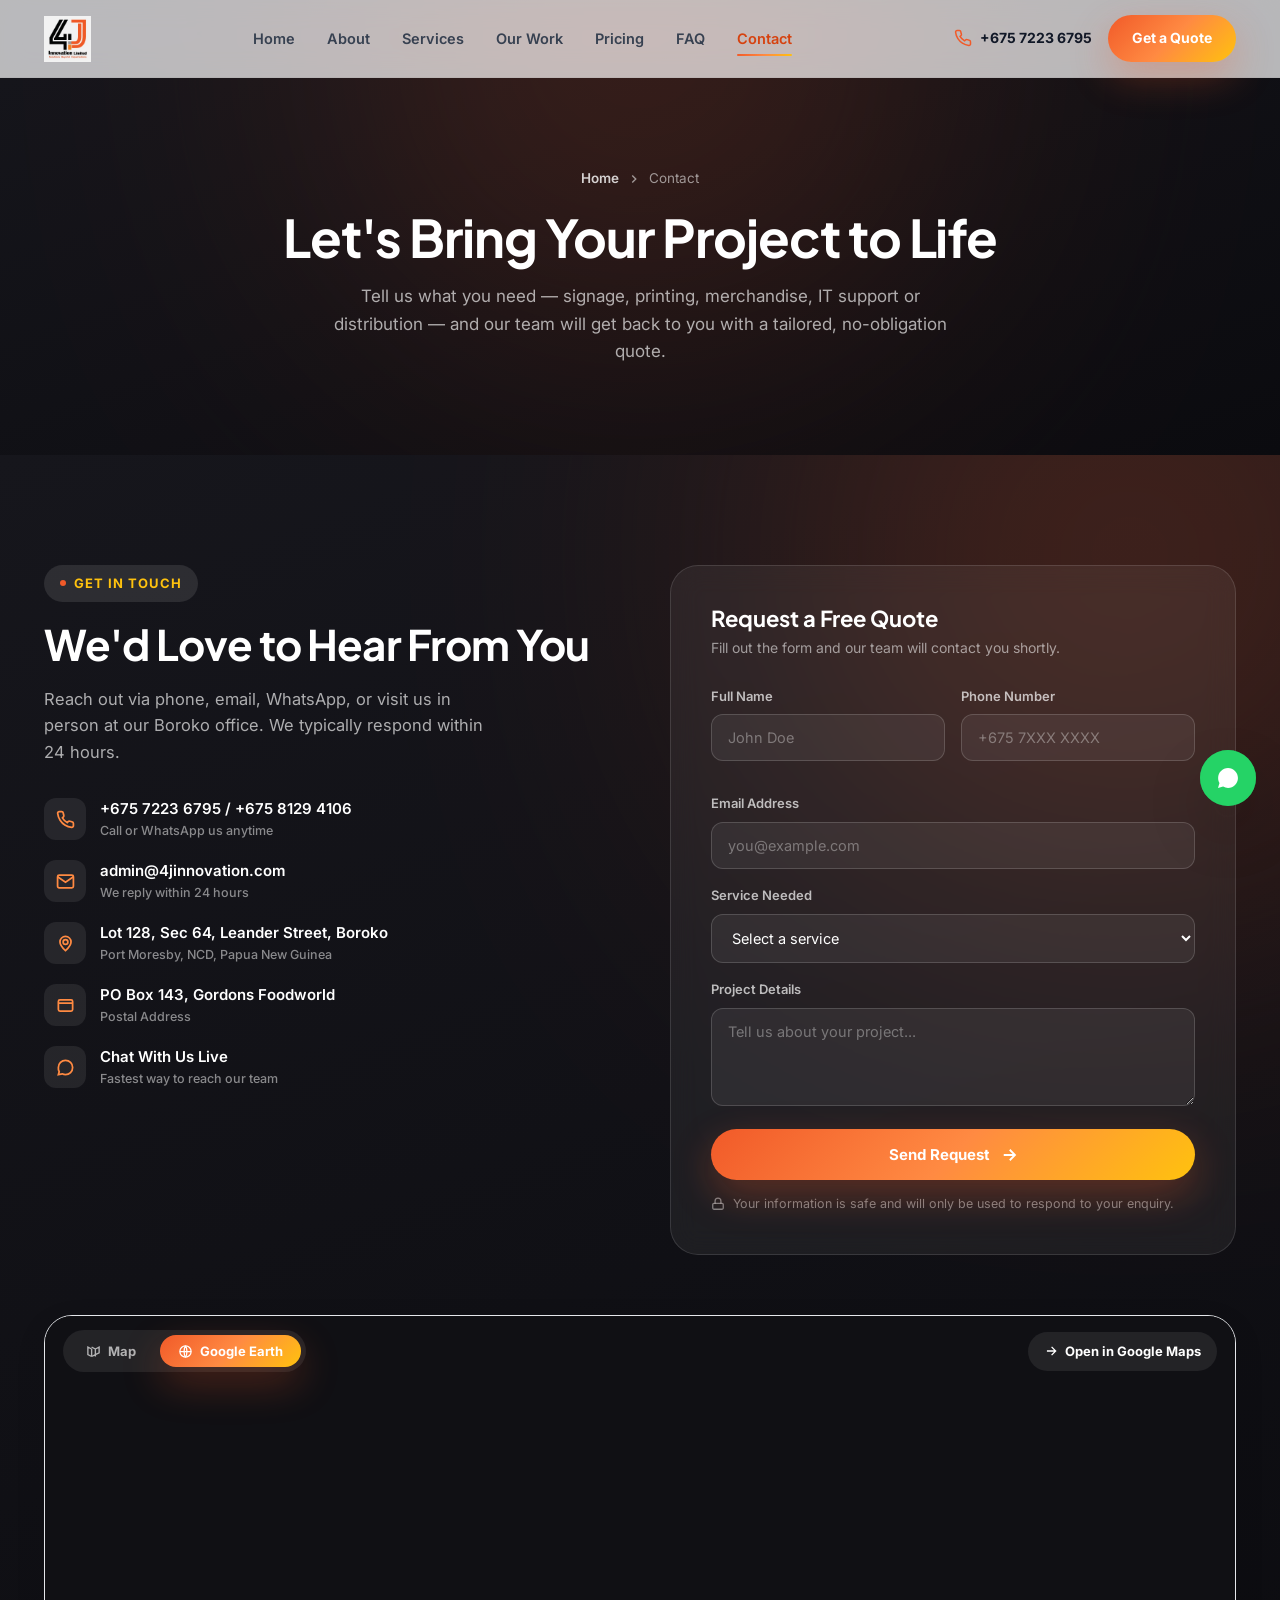
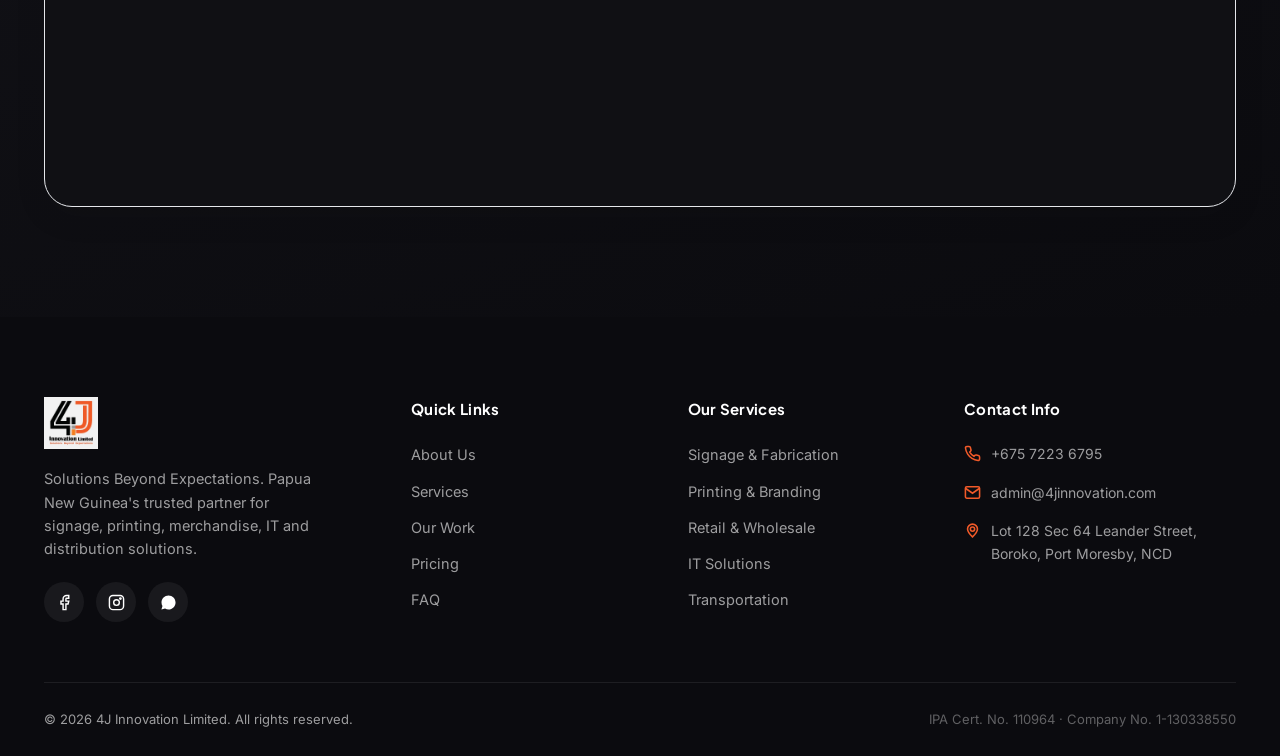
<file: contact.html>
<!DOCTYPE html>
<html lang="en">
<head>
<meta charset="UTF-8">
<meta name="viewport" content="width=device-width, initial-scale=1.0">
<title>Contact Us | 4J Innovation Limited — Port Moresby, Papua New Guinea</title>
<meta name="description" content="Get in touch with 4J Innovation Limited for signage, printing, merchandise, IT and distribution services. Located in Boroko, Port Moresby, Papua New Guinea.">
<meta name="robots" content="index, follow, max-image-preview:large, max-snippet:-1, max-video-preview:-1">
<meta name="author" content="4J Innovation Limited">
<meta name="theme-color" content="#F15A29">
<meta name="geo.region" content="PG-NCD">
<meta name="geo.placename" content="Boroko, Port Moresby, National Capital District, Papua New Guinea">
<meta name="geo.position" content="-9.469;147.199">
<meta name="ICBM" content="-9.469, 147.199">
<link rel="canonical" href="https://4jinnovation.com/contact.html">
<link rel="icon" href="assets/favicon.jpg" type="image/jpeg">
<link rel="apple-touch-icon" href="assets/favicon.jpg">
<meta property="og:type" content="website">
<meta property="og:site_name" content="4J Innovation Limited">
<meta property="og:title" content="Contact Us | 4J Innovation Limited — Port Moresby, Papua New Guinea">
<meta property="og:description" content="Get in touch with 4J Innovation Limited for signage, printing, merchandise, IT and distribution services. Located in Boroko, Port Moresby, Papua New Guinea.">
<meta property="og:url" content="https://4jinnovation.com/contact.html">
<meta property="og:image" content="https://4jinnovation.com/assets/logo.jpg">
<meta property="og:image:width" content="260">
<meta property="og:image:height" content="252">
<meta property="og:locale" content="en_US">
<meta name="twitter:card" content="summary_large_image">
<meta name="twitter:title" content="Contact Us | 4J Innovation Limited — Port Moresby, Papua New Guinea">
<meta name="twitter:description" content="Get in touch with 4J Innovation Limited for signage, printing, merchandise, IT and distribution services. Located in Boroko, Port Moresby, Papua New Guinea.">
<meta name="twitter:image" content="https://4jinnovation.com/assets/logo.jpg">
<link rel="stylesheet" href="assets/css/style.css?v=2.0">
<link rel="preconnect" href="https://fonts.googleapis.com">
<link rel="preconnect" href="https://fonts.gstatic.com" crossorigin>
<link href="https://fonts.googleapis.com/css2?family=Inter:wght@400;500;600;700;800&family=Plus+Jakarta+Sans:wght@500;600;700;800&display=swap" rel="stylesheet">
<script type="application/ld+json">
{
  "@context": "https://schema.org",
  "@graph": [
    {
      "@type": "LocalBusiness",
      "@id": "https://4jinnovation.com/#organization",
      "name": "4J Innovation Limited",
      "legalName": "4J Innovation Limited",
      "alternateName": "4J Innovation Ltd",
      "url": "https://4jinnovation.com/",
      "logo": "https://4jinnovation.com/assets/logo.jpg",
      "image": "https://4jinnovation.com/assets/logo.jpg",
      "slogan": "Solutions Beyond Expectations",
      "description": "Papua New Guinea's trusted partner for signage & fabrication, printing & branding, retail & wholesale merchandise, IT solutions and nationwide distribution.",
      "email": "admin@4jinnovation.com",
      "telephone": "+67572236795",
      "foundingDate": "2024-05-30",
      "identifier": "IPA Certificate No. 110964, Company No. 1-130338550",
      "address": {
        "@type": "PostalAddress",
        "streetAddress": "Lot 128, Sec 64, Leander Street, Boroko",
        "addressLocality": "Port Moresby",
        "addressRegion": "National Capital District",
        "addressCountry": "PG"
      },
      "geo": {
        "@type": "GeoCoordinates",
        "latitude": -9.469,
        "longitude": 147.199
      },
      "areaServed": {
        "@type": "Country",
        "name": "Papua New Guinea"
      },
      "contactPoint": [
        {
          "@type": "ContactPoint",
          "telephone": "+67572236795",
          "contactType": "sales",
          "areaServed": "PG",
          "availableLanguage": "English"
        },
        {
          "@type": "ContactPoint",
          "telephone": "+67581294106",
          "contactType": "customer service",
          "areaServed": "PG",
          "availableLanguage": "English"
        }
      ],
      "sameAs": [
        "https://wa.me/67572236795"
      ]
    },
    {
      "@type": "BreadcrumbList",
      "itemListElement": [
        {
          "@type": "ListItem",
          "position": 1,
          "name": "Home",
          "item": "https://4jinnovation.com/"
        },
        {
          "@type": "ListItem",
          "position": 2,
          "name": "Contact",
          "item": "https://4jinnovation.com/contact.html"
        }
      ]
    }
  ]
}
</script>
</head>
<body>

<a href="#main" class="skip-link">Skip to main content</a>

<header class="navbar" id="navbar">
  <div class="container">
    <a href="index.html" class="brand" aria-label="4J Innovation Limited home">
      <img src="assets/logo.jpg" alt="4J Innovation Limited logo" onerror="this.style.display='none';this.nextElementSibling.style.display='flex'">
      <span class="brand-fallback"><b>4J</b>&nbsp;Innovation Ltd</span>
    </a>
    <nav class="nav-links" aria-label="Primary">
      <a href="index.html">Home</a>
      <a href="about.html">About</a>
      <a href="services.html">Services</a>
      <a href="portfolio.html">Our Work</a>
      <a href="pricing.html">Pricing</a>
      <a href="faq.html">FAQ</a>
      <a href="contact.html">Contact</a>
    </nav>
    <div class="nav-actions">
      <a href="tel:+67572236795" class="nav-phone"><svg viewBox="0 0 24 24" fill="none" stroke="currentColor" stroke-width="2"><path d="M22 16.92v3a2 2 0 0 1-2.18 2 19.79 19.79 0 0 1-8.63-3.07 19.5 19.5 0 0 1-6-6 19.79 19.79 0 0 1-3.07-8.67A2 2 0 0 1 4.11 2h3a2 2 0 0 1 2 1.72c.127.96.361 1.903.7 2.81a2 2 0 0 1-.45 2.11L8.09 9.91a16 16 0 0 0 6 6l1.27-1.27a2 2 0 0 1 2.11-.45c.907.339 1.85.573 2.81.7A2 2 0 0 1 22 16.92z"/></svg> +675 7223 6795</a>
      <a href="contact.html" class="btn btn-primary btn-sm">Get a Quote</a>
    </div>
    <button class="burger" id="burger" aria-label="Toggle menu" aria-expanded="false" aria-controls="mobileMenu"><span></span></button>
  </div>
</header>

<div class="mobile-menu" id="mobileMenu">
  <a href="index.html">Home</a>
  <a href="about.html">About</a>
  <a href="services.html">Services</a>
  <a href="portfolio.html">Our Work</a>
  <a href="pricing.html">Pricing</a>
  <a href="faq.html">FAQ</a>
  <a href="contact.html">Contact</a>
  <a href="contact.html" class="btn btn-primary">Get a Free Quote</a>
</div>

<main id="main">

<section class="page-hero">
  <div class="container">
    <div class="breadcrumb"><a href="index.html">Home</a><svg viewBox="0 0 24 24" fill="none" stroke="currentColor" stroke-width="2.4"><path d="M9 6l6 6-6 6"/></svg><span>Contact</span></div>
    <h1>Let's Bring Your Project to Life</h1>
    <p>Tell us what you need — signage, printing, merchandise, IT support or distribution — and our team will get back to you with a tailored, no-obligation quote.</p>
  </div>
</section>

<section class="cta section-pad">
  <div class="container">
    <div class="cta-wrap">
      <div class="cta-copy" data-reveal="left">
        <span class="eyebrow" style="background:rgba(255,255,255,.1); color:var(--yellow);">Get In Touch</span>
        <h2>We'd Love to Hear From You</h2>
        <p>Reach out via phone, email, WhatsApp, or visit us in person at our Boroko office. We typically respond within 24 hours.</p>

        <div class="cta-contact-list">
          <a href="tel:+67572236795">
            <span class="ico"><svg viewBox="0 0 24 24" fill="none" stroke="currentColor" stroke-width="2.2"><path d="M22 16.92v3a2 2 0 0 1-2.18 2 19.79 19.79 0 0 1-8.63-3.07 19.5 19.5 0 0 1-6-6 19.79 19.79 0 0 1-3.07-8.67A2 2 0 0 1 4.11 2h3a2 2 0 0 1 2 1.72c.127.96.361 1.903.7 2.81a2 2 0 0 1-.45 2.11L8.09 9.91a16 16 0 0 0 6 6l1.27-1.27a2 2 0 0 1 2.11-.45c.907.339 1.85.573 2.81.7A2 2 0 0 1 22 16.92z"/></svg></span>
            <span>+675 7223 6795 / +675 8129 4106<span class="small">Call or WhatsApp us anytime</span></span>
          </a>
          <a href="mailto:admin@4jinnovation.com">
            <span class="ico"><svg viewBox="0 0 24 24" fill="none" stroke="currentColor" stroke-width="2.2"><rect x="2" y="4" width="20" height="16" rx="2"/><path d="m22 6-10 7L2 6"/></svg></span>
            <span>admin@4jinnovation.com<span class="small">We reply within 24 hours</span></span>
          </a>
          <div>
            <span class="ico"><svg viewBox="0 0 24 24" fill="none" stroke="currentColor" stroke-width="2.2"><circle cx="12" cy="10" r="3"/><path d="M12 21s-7-6.5-7-11a7 7 0 0 1 14 0c0 4.5-7 11-7 11z"/></svg></span>
            <span>Lot 128, Sec 64, Leander Street, Boroko<span class="small">Port Moresby, NCD, Papua New Guinea</span></span>
          </div>
          <div>
            <span class="ico"><svg viewBox="0 0 24 24" fill="none" stroke="currentColor" stroke-width="2.2"><rect x="3" y="5" width="18" height="14" rx="2"/><path d="M3 9h18"/></svg></span>
            <span>PO Box 143, Gordons Foodworld<span class="small">Postal Address</span></span>
          </div>
          <a href="https://wa.me/67572236795" target="_blank" rel="noopener">
            <span class="ico"><svg viewBox="0 0 24 24" fill="none" stroke="currentColor" stroke-width="2.2"><path d="M8 12h.01M12 12h.01M16 12h.01M21 12c0 4.97-4.03 9-9 9-1.5 0-2.91-.37-4.15-1.02L3 21l1.05-3.65A8.96 8.96 0 0 1 3 12c0-4.97 4.03-9 9-9s9 4.03 9 9z"/></svg></span>
            <span>Chat With Us Live<span class="small">Fastest way to reach our team</span></span>
          </a>
        </div>
      </div>

      <form class="contact-form" data-reveal="right" id="quoteForm" novalidate>
        <h3>Request a Free Quote</h3>
        <p class="sub">Fill out the form and our team will contact you shortly.</p>

        <div class="form-success" id="formSuccess">
          <svg viewBox="0 0 24 24" fill="none" stroke="currentColor" stroke-width="2.4"><path d="M22 11.08V12a10 10 0 1 1-5.93-9.14"/><path d="M22 4 12 14.01l-3-3"/></svg>
          Thank you! Your request has been received — we'll be in touch soon.
        </div>

        <div class="form-row">
          <div class="form-group">
            <label for="fname">Full Name</label>
            <input type="text" id="fname" name="name" placeholder="John Doe" required>
          </div>
          <div class="form-group">
            <label for="fphone">Phone Number</label>
            <input type="tel" id="fphone" name="phone" placeholder="+675 7XXX XXXX" required>
          </div>
        </div>

        <div class="form-group">
          <label for="femail">Email Address</label>
          <input type="email" id="femail" name="email" placeholder="you@example.com" required>
        </div>

        <div class="form-group">
          <label for="fservice">Service Needed</label>
          <select id="fservice" name="service" required>
            <option value="" disabled selected>Select a service</option>
            <option>Signage &amp; Fabrication</option>
            <option>Printing &amp; Branding</option>
            <option>Retail &amp; Wholesale Merchandise</option>
            <option>IT &amp; Technical Solutions</option>
            <option>Transportation &amp; Delivery</option>
            <option>Other / Custom Project</option>
          </select>
        </div>

        <div class="form-group">
          <label for="fmessage">Project Details</label>
          <textarea id="fmessage" name="message" rows="4" placeholder="Tell us about your project..."></textarea>
        </div>

        <button type="submit" class="btn btn-primary btn-block">
          Send Request
          <svg viewBox="0 0 24 24" fill="none" stroke="currentColor" stroke-width="2.4"><path d="M5 12h14M13 5l7 7-7 7"/></svg>
        </button>
        <div class="form-note">
          <svg viewBox="0 0 24 24" fill="none" stroke="currentColor" stroke-width="2.2"><rect x="3" y="11" width="18" height="10" rx="2"/><path d="M7 11V7a5 5 0 0 1 10 0v4"/></svg>
          Your information is safe and will only be used to respond to your enquiry.
        </div>
      </form>
    </div>

    <div class="map-wrap" data-reveal="fade">
      <div class="map-toolbar">
        <div class="map-views" role="group" aria-label="Map view switcher">
          <button type="button" class="map-view-btn" data-map-view="roadmap" aria-pressed="false">
            <svg viewBox="0 0 24 24" fill="none" stroke="currentColor" stroke-width="2.2"><path d="M9 20 3 17V5l6 3m0 12 6-3m-6 3V8m6 9 6-3V5l-6 3m0 12V8m0 0L9 5"/></svg>
            Map
          </button>
          <button type="button" class="map-view-btn active" data-map-view="satellite" aria-pressed="true">
            <svg viewBox="0 0 24 24" fill="none" stroke="currentColor" stroke-width="2"><circle cx="12" cy="12" r="9"/><path d="M3 12h18M12 3c3 3.5 3 14 0 18M12 3c-3 3.5-3 14 0 18"/></svg>
            Google Earth
          </button>
        </div>
        <a class="map-open" href="https://www.google.com/maps/search/?api=1&amp;query=4J+Innovation+Limited+Lot+128+Sec+64+Leander+Street+Boroko+Port+Moresby+Papua+New+Guinea" target="_blank" rel="noopener">
          <svg viewBox="0 0 24 24" fill="none" stroke="currentColor" stroke-width="2.2"><path d="M5 12h14M13 5l7 7-7 7"/></svg>
          Open in Google Maps
        </a>
      </div>
      <iframe
        id="locationMap"
        src="https://www.google.com/maps?q=Lot+128+Sec+64+Leander+Street+Boroko+Port+Moresby+Papua+New+Guinea&t=k&z=17&output=embed"
        title="4J Innovation Limited office location — Leander Street, Boroko, Port Moresby (Google Earth satellite view)"
        loading="lazy"
        allowfullscreen
        referrerpolicy="no-referrer-when-downgrade"></iframe>
    </div>
  </div>
</section>

</main>

<footer>
  <div class="container">
    <div class="footer-grid">
      <div class="footer-brand">
        <img src="assets/logo.jpg" alt="4J Innovation Limited" onerror="this.style.display='none'">
        <p>Solutions Beyond Expectations. Papua New Guinea's trusted partner for signage, printing, merchandise, IT and distribution solutions.</p>
        <div class="footer-socials">
          <a href="#" aria-label="Facebook"><svg viewBox="0 0 24 24" fill="none" stroke="currentColor" stroke-width="2"><path d="M18 2h-3a5 5 0 0 0-5 5v3H7v4h3v8h4v-8h3l1-4h-4V7a1 1 0 0 1 1-1h3z"/></svg></a>
          <a href="#" aria-label="Instagram"><svg viewBox="0 0 24 24" fill="none" stroke="currentColor" stroke-width="2"><rect x="2" y="2" width="20" height="20" rx="5"/><circle cx="12" cy="12" r="4"/><circle cx="17.5" cy="6.5" r="1"/></svg></a>
          <a href="https://wa.me/67572236795" aria-label="WhatsApp"><svg viewBox="0 0 24 24" fill="currentColor"><path d="M12.04 2C6.58 2 2.13 6.45 2.13 11.91c0 1.87.5 3.62 1.36 5.13L2 22l5.11-1.44a9.86 9.86 0 0 0 4.93 1.32h.01c5.46 0 9.9-4.45 9.9-9.91C21.95 6.45 17.5 2 12.04 2z"/></svg></a>
        </div>
      </div>
      <div><h5>Quick Links</h5><div class="footer-links"><a href="about.html">About Us</a><a href="services.html">Services</a><a href="portfolio.html">Our Work</a><a href="pricing.html">Pricing</a><a href="faq.html">FAQ</a></div></div>
      <div><h5>Our Services</h5><div class="footer-links"><a href="services.html">Signage &amp; Fabrication</a><a href="services.html">Printing &amp; Branding</a><a href="services.html">Retail &amp; Wholesale</a><a href="services.html">IT Solutions</a><a href="services.html">Transportation</a></div></div>
      <div>
        <h5>Contact Info</h5>
        <ul class="footer-contact">
          <li><svg viewBox="0 0 24 24" fill="none" stroke="currentColor" stroke-width="2.2"><path d="M22 16.92v3a2 2 0 0 1-2.18 2 19.79 19.79 0 0 1-8.63-3.07 19.5 19.5 0 0 1-6-6 19.79 19.79 0 0 1-3.07-8.67A2 2 0 0 1 4.11 2h3a2 2 0 0 1 2 1.72c.127.96.361 1.903.7 2.81a2 2 0 0 1-.45 2.11L8.09 9.91a16 16 0 0 0 6 6l1.27-1.27a2 2 0 0 1 2.11-.45c.907.339 1.85.573 2.81.7A2 2 0 0 1 22 16.92z"/></svg> +675 7223 6795</li>
          <li><svg viewBox="0 0 24 24" fill="none" stroke="currentColor" stroke-width="2.2"><rect x="2" y="4" width="20" height="16" rx="2"/><path d="m22 6-10 7L2 6"/></svg> admin@4jinnovation.com</li>
          <li><svg viewBox="0 0 24 24" fill="none" stroke="currentColor" stroke-width="2.2"><circle cx="12" cy="10" r="3"/><path d="M12 21s-7-6.5-7-11a7 7 0 0 1 14 0c0 4.5-7 11-7 11z"/></svg> Lot 128 Sec 64 Leander Street, Boroko, Port Moresby, NCD</li>
        </ul>
      </div>
    </div>
    <div class="footer-bottom">
      <span>© <span id="year"></span> 4J Innovation Limited. All rights reserved.</span>
      <span class="reg">IPA Cert. No. 110964 · Company No. 1-130338550</span>
    </div>
  </div>
</footer>

<div class="floating-actions">
  <a href="https://wa.me/67572236795" class="fab whatsapp" aria-label="Chat with us on WhatsApp" target="_blank" rel="noopener"><svg viewBox="0 0 24 24" fill="currentColor"><path d="M12.04 2C6.58 2 2.13 6.45 2.13 11.91c0 1.87.5 3.62 1.36 5.13L2 22l5.11-1.44a9.86 9.86 0 0 0 4.93 1.32h.01c5.46 0 9.9-4.45 9.9-9.91C21.95 6.45 17.5 2 12.04 2z"/></svg></a>
  <button class="fab top" id="toTop" aria-label="Back to top"><svg viewBox="0 0 24 24" fill="none" stroke="currentColor" stroke-width="2.4"><path d="M12 19V5M5 12l7-7 7 7"/></svg></button>
</div>

<script src="assets/js/main.js?v=2.0" defer></script>
</body>
</html>
</file>
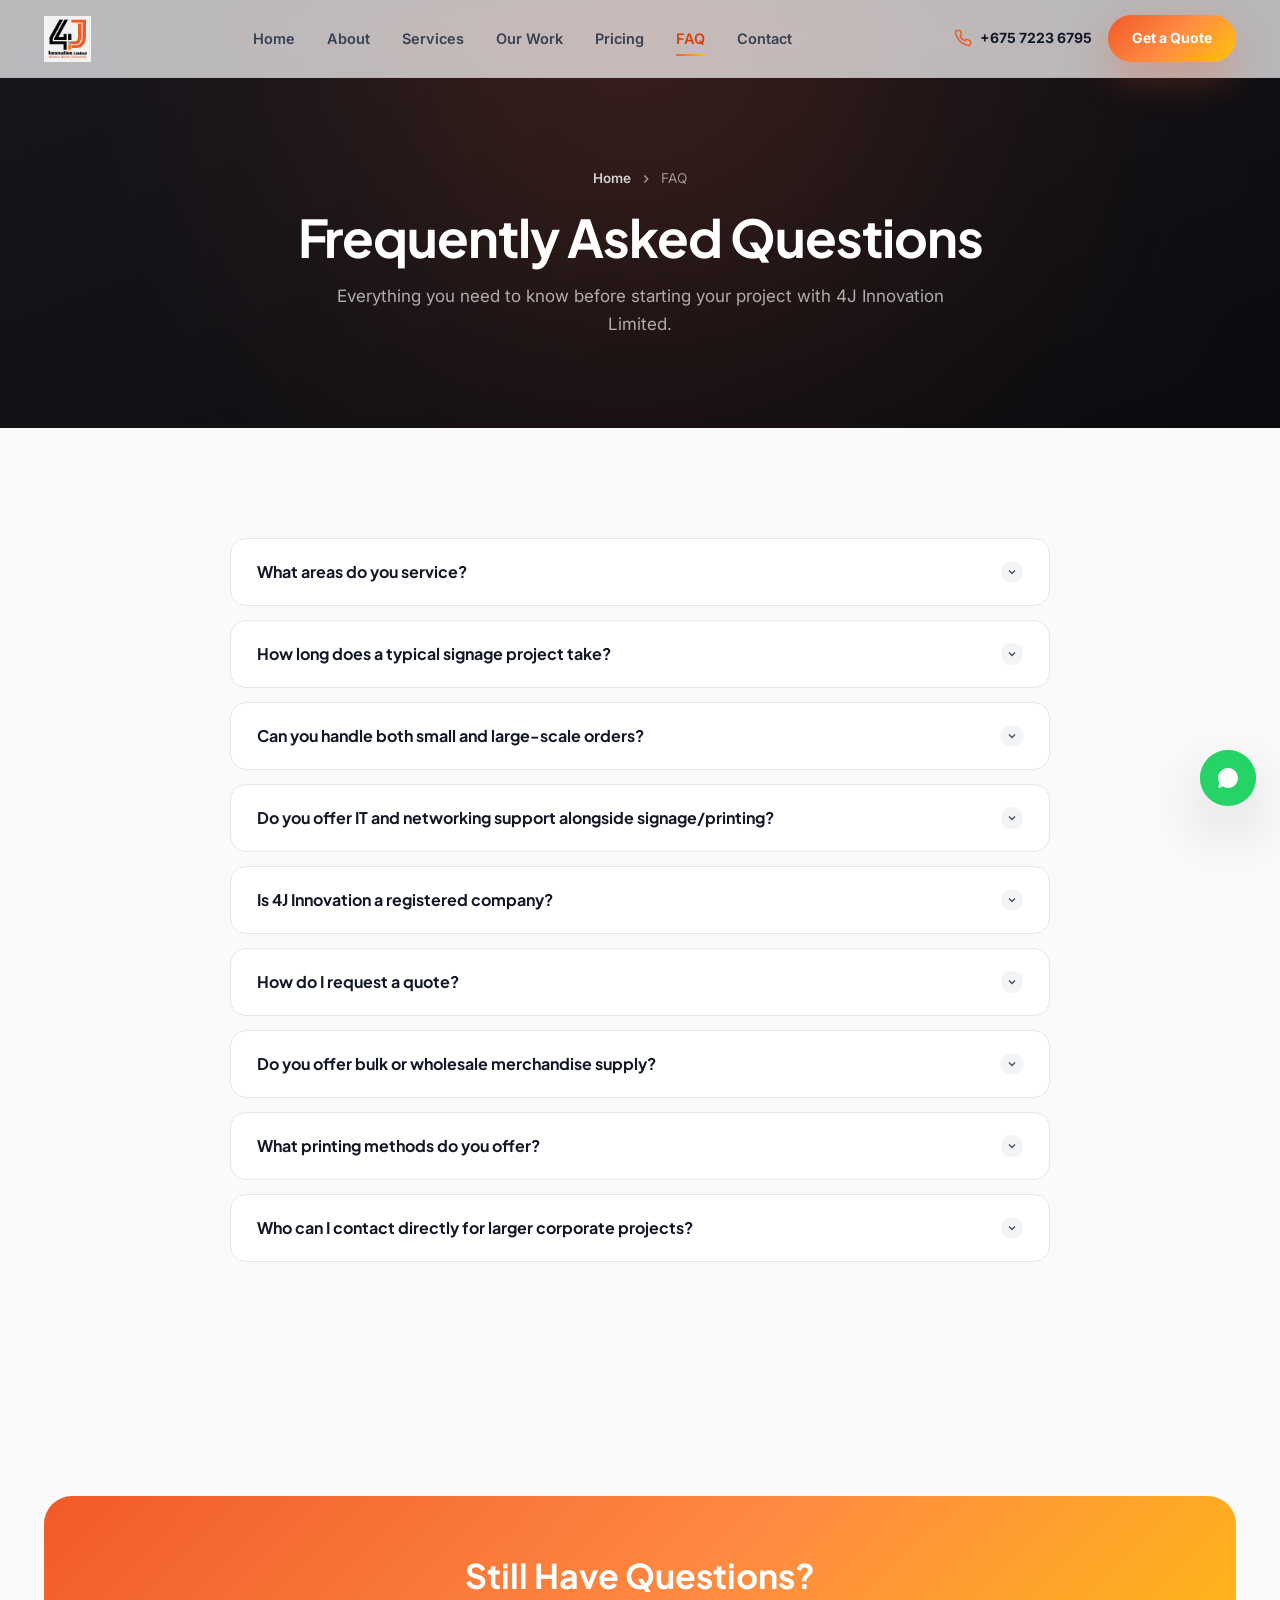
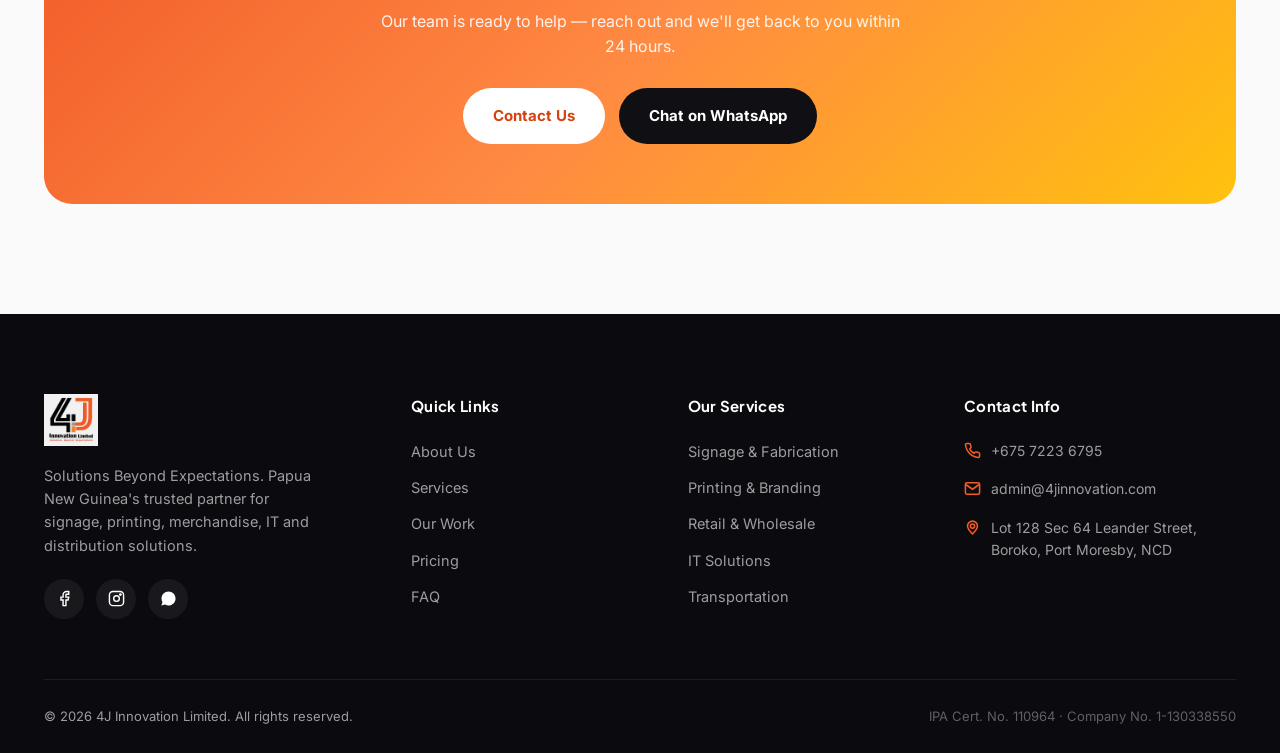
<file: faq.html>
<!DOCTYPE html>
<html lang="en">
<head>
<meta charset="UTF-8">
<meta name="viewport" content="width=device-width, initial-scale=1.0">
<title>FAQ | 4J Innovation Limited — Frequently Asked Questions</title>
<meta name="description" content="Answers to common questions about 4J Innovation Limited's signage, printing, merchandise, IT and distribution services in Papua New Guinea.">
<meta name="robots" content="index, follow, max-image-preview:large, max-snippet:-1, max-video-preview:-1">
<meta name="author" content="4J Innovation Limited">
<meta name="theme-color" content="#F15A29">
<meta name="geo.region" content="PG-NCD">
<meta name="geo.placename" content="Boroko, Port Moresby, National Capital District, Papua New Guinea">
<meta name="geo.position" content="-9.469;147.199">
<meta name="ICBM" content="-9.469, 147.199">
<link rel="canonical" href="https://4jinnovation.com/faq.html">
<link rel="icon" href="assets/favicon.jpg" type="image/jpeg">
<link rel="apple-touch-icon" href="assets/favicon.jpg">
<meta property="og:type" content="website">
<meta property="og:site_name" content="4J Innovation Limited">
<meta property="og:title" content="FAQ | 4J Innovation Limited — Frequently Asked Questions">
<meta property="og:description" content="Answers to common questions about 4J Innovation Limited's signage, printing, merchandise, IT and distribution services in Papua New Guinea.">
<meta property="og:url" content="https://4jinnovation.com/faq.html">
<meta property="og:image" content="https://4jinnovation.com/assets/logo.jpg">
<meta property="og:image:width" content="260">
<meta property="og:image:height" content="252">
<meta property="og:locale" content="en_US">
<meta name="twitter:card" content="summary_large_image">
<meta name="twitter:title" content="FAQ | 4J Innovation Limited — Frequently Asked Questions">
<meta name="twitter:description" content="Answers to common questions about 4J Innovation Limited's signage, printing, merchandise, IT and distribution services in Papua New Guinea.">
<meta name="twitter:image" content="https://4jinnovation.com/assets/logo.jpg">
<link rel="stylesheet" href="assets/css/style.css?v=2.0">
<link rel="preconnect" href="https://fonts.googleapis.com">
<link rel="preconnect" href="https://fonts.gstatic.com" crossorigin>
<link href="https://fonts.googleapis.com/css2?family=Inter:wght@400;500;600;700;800&family=Plus+Jakarta+Sans:wght@500;600;700;800&display=swap" rel="stylesheet">
<script type="application/ld+json">
{
  "@context": "https://schema.org",
  "@graph": [
    {
      "@type": "Organization",
      "@id": "https://4jinnovation.com/#organization",
      "name": "4J Innovation Limited",
      "legalName": "4J Innovation Limited",
      "alternateName": "4J Innovation Ltd",
      "url": "https://4jinnovation.com/",
      "logo": "https://4jinnovation.com/assets/logo.jpg",
      "image": "https://4jinnovation.com/assets/logo.jpg",
      "slogan": "Solutions Beyond Expectations",
      "description": "Papua New Guinea's trusted partner for signage & fabrication, printing & branding, retail & wholesale merchandise, IT solutions and nationwide distribution.",
      "email": "admin@4jinnovation.com",
      "telephone": "+67572236795",
      "foundingDate": "2024-05-30",
      "identifier": "IPA Certificate No. 110964, Company No. 1-130338550",
      "address": {
        "@type": "PostalAddress",
        "streetAddress": "Lot 128, Sec 64, Leander Street, Boroko",
        "addressLocality": "Port Moresby",
        "addressRegion": "National Capital District",
        "addressCountry": "PG"
      },
      "geo": {
        "@type": "GeoCoordinates",
        "latitude": -9.469,
        "longitude": 147.199
      },
      "areaServed": {
        "@type": "Country",
        "name": "Papua New Guinea"
      },
      "contactPoint": [
        {
          "@type": "ContactPoint",
          "telephone": "+67572236795",
          "contactType": "sales",
          "areaServed": "PG",
          "availableLanguage": "English"
        },
        {
          "@type": "ContactPoint",
          "telephone": "+67581294106",
          "contactType": "customer service",
          "areaServed": "PG",
          "availableLanguage": "English"
        }
      ],
      "sameAs": [
        "https://wa.me/67572236795"
      ]
    },
    {
      "@type": "BreadcrumbList",
      "itemListElement": [
        {
          "@type": "ListItem",
          "position": 1,
          "name": "Home",
          "item": "https://4jinnovation.com/"
        },
        {
          "@type": "ListItem",
          "position": 2,
          "name": "FAQ",
          "item": "https://4jinnovation.com/faq.html"
        }
      ]
    },
    {
      "@type": "FAQPage",
      "mainEntity": [
        {
          "@type": "Question",
          "name": "What areas do you service?",
          "acceptedAnswer": {
            "@type": "Answer",
            "text": "We're based in Boroko, Port Moresby, NCD, and provide nationwide delivery, distribution and transportation support to clients across Papua New Guinea."
          }
        },
        {
          "@type": "Question",
          "name": "How long does a typical signage project take?",
          "acceptedAnswer": {
            "@type": "Answer",
            "text": "Turnaround depends on project scope, materials and installation requirements. Our streamlined operational workflow is built for fast, dependable delivery \u2014 contact us for a project-specific timeline."
          }
        },
        {
          "@type": "Question",
          "name": "Can you handle both small and large-scale orders?",
          "acceptedAnswer": {
            "@type": "Answer",
            "text": "Yes \u2014 from single promotional items and small print runs to large pylon signage structures and bulk corporate merchandise orders."
          }
        },
        {
          "@type": "Question",
          "name": "Do you offer IT and networking support alongside signage/printing?",
          "acceptedAnswer": {
            "@type": "Answer",
            "text": "Yes. Our Technical & Fabrication team also provides computer servicing, software consultancy, network installation, technical troubleshooting and system maintenance."
          }
        },
        {
          "@type": "Question",
          "name": "Is 4J Innovation a registered company?",
          "acceptedAnswer": {
            "@type": "Answer",
            "text": "Yes. Registered 30 May 2024 with the PNG Investment Promotion Authority (IPA), Certificate No. 110964, Company No. 1-130338550. Our registered business office is at Lot 128, Sec 64, Leander Street, Boroko, Port Moresby, NCD."
          }
        },
        {
          "@type": "Question",
          "name": "How do I request a quote?",
          "acceptedAnswer": {
            "@type": "Answer",
            "text": "Simply contact us by phone, email, WhatsApp, or the form on our Contact page \u2014 our team will respond promptly with a customized proposal tailored to your project."
          }
        },
        {
          "@type": "Question",
          "name": "Do you offer bulk or wholesale merchandise supply?",
          "acceptedAnswer": {
            "@type": "Answer",
            "text": "Yes. Our Retail & Wholesale Merchandise division handles general merchandise supply, commercial product sourcing, bulk distribution solutions and corporate procurement support."
          }
        },
        {
          "@type": "Question",
          "name": "What printing methods do you offer?",
          "acceptedAnswer": {
            "@type": "Answer",
            "text": "We offer screen printing, Heat Transfer Vinyl (HTV), digital printing, dye-sublimation printing, embroidery, promotional products, stickers & labels, and door/directional signage."
          }
        },
        {
          "@type": "Question",
          "name": "Who can I contact directly for larger corporate projects?",
          "acceptedAnswer": {
            "@type": "Answer",
            "text": "You may reach our Managing Director, Ryan Jay Alinea, directly for enterprise-level enquiries at ryanjayalinea@gmail.com or +675 7223 6795 / +675 8129 4106."
          }
        }
      ]
    }
  ]
}
</script>
</head>
<body>

<a href="#main" class="skip-link">Skip to main content</a>

<header class="navbar" id="navbar">
  <div class="container">
    <a href="index.html" class="brand" aria-label="4J Innovation Limited home">
      <img src="assets/logo.jpg" alt="4J Innovation Limited logo" onerror="this.style.display='none';this.nextElementSibling.style.display='flex'">
      <span class="brand-fallback"><b>4J</b>&nbsp;Innovation Ltd</span>
    </a>
    <nav class="nav-links" aria-label="Primary">
      <a href="index.html">Home</a>
      <a href="about.html">About</a>
      <a href="services.html">Services</a>
      <a href="portfolio.html">Our Work</a>
      <a href="pricing.html">Pricing</a>
      <a href="faq.html">FAQ</a>
      <a href="contact.html">Contact</a>
    </nav>
    <div class="nav-actions">
      <a href="tel:+67572236795" class="nav-phone"><svg viewBox="0 0 24 24" fill="none" stroke="currentColor" stroke-width="2"><path d="M22 16.92v3a2 2 0 0 1-2.18 2 19.79 19.79 0 0 1-8.63-3.07 19.5 19.5 0 0 1-6-6 19.79 19.79 0 0 1-3.07-8.67A2 2 0 0 1 4.11 2h3a2 2 0 0 1 2 1.72c.127.96.361 1.903.7 2.81a2 2 0 0 1-.45 2.11L8.09 9.91a16 16 0 0 0 6 6l1.27-1.27a2 2 0 0 1 2.11-.45c.907.339 1.85.573 2.81.7A2 2 0 0 1 22 16.92z"/></svg> +675 7223 6795</a>
      <a href="contact.html" class="btn btn-primary btn-sm">Get a Quote</a>
    </div>
    <button class="burger" id="burger" aria-label="Toggle menu" aria-expanded="false" aria-controls="mobileMenu"><span></span></button>
  </div>
</header>

<div class="mobile-menu" id="mobileMenu">
  <a href="index.html">Home</a>
  <a href="about.html">About</a>
  <a href="services.html">Services</a>
  <a href="portfolio.html">Our Work</a>
  <a href="pricing.html">Pricing</a>
  <a href="faq.html">FAQ</a>
  <a href="contact.html">Contact</a>
  <a href="contact.html" class="btn btn-primary">Get a Free Quote</a>
</div>

<main id="main">

<section class="page-hero">
  <div class="container">
    <div class="breadcrumb"><a href="index.html">Home</a><svg viewBox="0 0 24 24" fill="none" stroke="currentColor" stroke-width="2.4"><path d="M9 6l6 6-6 6"/></svg><span>FAQ</span></div>
    <h1>Frequently Asked Questions</h1>
    <p>Everything you need to know before starting your project with 4J Innovation Limited.</p>
  </div>
</section>

<section class="faq section-pad">
  <div class="container">
    <div class="faq-wrap">

      <div class="faq-item" data-reveal="fade">
        <button class="faq-q" aria-expanded="false">What areas do you service?
          <span class="chev"><svg viewBox="0 0 24 24" fill="none" stroke="currentColor" stroke-width="3"><path d="M6 9l6 6 6-6"/></svg></span>
        </button>
        <div class="faq-a"><div class="faq-a-inner">We're based in Boroko, Port Moresby, NCD, and provide nationwide delivery, distribution and transportation support to clients across Papua New Guinea.</div></div>
      </div>

      <div class="faq-item" data-reveal="fade" style="transition-delay:.05s">
        <button class="faq-q" aria-expanded="false">How long does a typical signage project take?
          <span class="chev"><svg viewBox="0 0 24 24" fill="none" stroke="currentColor" stroke-width="3"><path d="M6 9l6 6 6-6"/></svg></span>
        </button>
        <div class="faq-a"><div class="faq-a-inner">Turnaround depends on project scope, materials and installation requirements. Our streamlined operational workflow is built for fast, dependable delivery — contact us for a project-specific timeline.</div></div>
      </div>

      <div class="faq-item" data-reveal="fade" style="transition-delay:.1s">
        <button class="faq-q" aria-expanded="false">Can you handle both small and large-scale orders?
          <span class="chev"><svg viewBox="0 0 24 24" fill="none" stroke="currentColor" stroke-width="3"><path d="M6 9l6 6 6-6"/></svg></span>
        </button>
        <div class="faq-a"><div class="faq-a-inner">Yes — from single promotional items and small print runs to large pylon signage structures and bulk corporate merchandise orders.</div></div>
      </div>

      <div class="faq-item" data-reveal="fade" style="transition-delay:.15s">
        <button class="faq-q" aria-expanded="false">Do you offer IT and networking support alongside signage/printing?
          <span class="chev"><svg viewBox="0 0 24 24" fill="none" stroke="currentColor" stroke-width="3"><path d="M6 9l6 6 6-6"/></svg></span>
        </button>
        <div class="faq-a"><div class="faq-a-inner">Yes. Our Technical &amp; Fabrication team also provides computer servicing, software consultancy, network installation, technical troubleshooting and system maintenance.</div></div>
      </div>

      <div class="faq-item" data-reveal="fade" style="transition-delay:.2s">
        <button class="faq-q" aria-expanded="false">Is 4J Innovation a registered company?
          <span class="chev"><svg viewBox="0 0 24 24" fill="none" stroke="currentColor" stroke-width="3"><path d="M6 9l6 6 6-6"/></svg></span>
        </button>
        <div class="faq-a"><div class="faq-a-inner">Yes. Registered 30 May 2024 with the PNG Investment Promotion Authority (IPA), Certificate No. 110964, Company No. 1-130338550. Our registered business office is at Lot 128, Sec 64, Leander Street, Boroko, Port Moresby, NCD.</div></div>
      </div>

      <div class="faq-item" data-reveal="fade" style="transition-delay:.25s">
        <button class="faq-q" aria-expanded="false">How do I request a quote?
          <span class="chev"><svg viewBox="0 0 24 24" fill="none" stroke="currentColor" stroke-width="3"><path d="M6 9l6 6 6-6"/></svg></span>
        </button>
        <div class="faq-a"><div class="faq-a-inner">Simply contact us by phone, email, WhatsApp, or the form on our Contact page — our team will respond promptly with a customized proposal tailored to your project.</div></div>
      </div>

      <div class="faq-item" data-reveal="fade" style="transition-delay:.3s">
        <button class="faq-q" aria-expanded="false">Do you offer bulk or wholesale merchandise supply?
          <span class="chev"><svg viewBox="0 0 24 24" fill="none" stroke="currentColor" stroke-width="3"><path d="M6 9l6 6 6-6"/></svg></span>
        </button>
        <div class="faq-a"><div class="faq-a-inner">Yes. Our Retail &amp; Wholesale Merchandise division handles general merchandise supply, commercial product sourcing, bulk distribution solutions and corporate procurement support.</div></div>
      </div>

      <div class="faq-item" data-reveal="fade" style="transition-delay:.35s">
        <button class="faq-q" aria-expanded="false">What printing methods do you offer?
          <span class="chev"><svg viewBox="0 0 24 24" fill="none" stroke="currentColor" stroke-width="3"><path d="M6 9l6 6 6-6"/></svg></span>
        </button>
        <div class="faq-a"><div class="faq-a-inner">We offer screen printing, Heat Transfer Vinyl (HTV), digital printing, dye-sublimation printing, embroidery, promotional products, stickers &amp; labels, and door/directional signage.</div></div>
      </div>

      <div class="faq-item" data-reveal="fade" style="transition-delay:.4s">
        <button class="faq-q" aria-expanded="false">Who can I contact directly for larger corporate projects?
          <span class="chev"><svg viewBox="0 0 24 24" fill="none" stroke="currentColor" stroke-width="3"><path d="M6 9l6 6 6-6"/></svg></span>
        </button>
        <div class="faq-a"><div class="faq-a-inner">You may reach our Managing Director, Ryan Jay Alinea, directly for enterprise-level enquiries at ryanjayalinea@gmail.com or +675 7223 6795 / +675 8129 4106.</div></div>
      </div>

    </div>
  </div>
</section>

<section class="section-pad" style="background:var(--gray-50);">
  <div class="container">
    <div class="cta-banner" data-reveal="scale">
      <h2>Still Have Questions?</h2>
      <p>Our team is ready to help — reach out and we'll get back to you within 24 hours.</p>
      <div class="btns">
        <a href="contact.html" class="btn btn-white">Contact Us</a>
        <a href="https://wa.me/67572236795" class="btn btn-dark" target="_blank" rel="noopener">Chat on WhatsApp</a>
      </div>
    </div>
  </div>
</section>

</main>

<footer>
  <div class="container">
    <div class="footer-grid">
      <div class="footer-brand">
        <img src="assets/logo.jpg" alt="4J Innovation Limited" onerror="this.style.display='none'">
        <p>Solutions Beyond Expectations. Papua New Guinea's trusted partner for signage, printing, merchandise, IT and distribution solutions.</p>
        <div class="footer-socials">
          <a href="#" aria-label="Facebook"><svg viewBox="0 0 24 24" fill="none" stroke="currentColor" stroke-width="2"><path d="M18 2h-3a5 5 0 0 0-5 5v3H7v4h3v8h4v-8h3l1-4h-4V7a1 1 0 0 1 1-1h3z"/></svg></a>
          <a href="#" aria-label="Instagram"><svg viewBox="0 0 24 24" fill="none" stroke="currentColor" stroke-width="2"><rect x="2" y="2" width="20" height="20" rx="5"/><circle cx="12" cy="12" r="4"/><circle cx="17.5" cy="6.5" r="1"/></svg></a>
          <a href="https://wa.me/67572236795" aria-label="WhatsApp"><svg viewBox="0 0 24 24" fill="currentColor"><path d="M12.04 2C6.58 2 2.13 6.45 2.13 11.91c0 1.87.5 3.62 1.36 5.13L2 22l5.11-1.44a9.86 9.86 0 0 0 4.93 1.32h.01c5.46 0 9.9-4.45 9.9-9.91C21.95 6.45 17.5 2 12.04 2z"/></svg></a>
        </div>
      </div>
      <div><h5>Quick Links</h5><div class="footer-links"><a href="about.html">About Us</a><a href="services.html">Services</a><a href="portfolio.html">Our Work</a><a href="pricing.html">Pricing</a><a href="faq.html">FAQ</a></div></div>
      <div><h5>Our Services</h5><div class="footer-links"><a href="services.html">Signage &amp; Fabrication</a><a href="services.html">Printing &amp; Branding</a><a href="services.html">Retail &amp; Wholesale</a><a href="services.html">IT Solutions</a><a href="services.html">Transportation</a></div></div>
      <div>
        <h5>Contact Info</h5>
        <ul class="footer-contact">
          <li><svg viewBox="0 0 24 24" fill="none" stroke="currentColor" stroke-width="2.2"><path d="M22 16.92v3a2 2 0 0 1-2.18 2 19.79 19.79 0 0 1-8.63-3.07 19.5 19.5 0 0 1-6-6 19.79 19.79 0 0 1-3.07-8.67A2 2 0 0 1 4.11 2h3a2 2 0 0 1 2 1.72c.127.96.361 1.903.7 2.81a2 2 0 0 1-.45 2.11L8.09 9.91a16 16 0 0 0 6 6l1.27-1.27a2 2 0 0 1 2.11-.45c.907.339 1.85.573 2.81.7A2 2 0 0 1 22 16.92z"/></svg> +675 7223 6795</li>
          <li><svg viewBox="0 0 24 24" fill="none" stroke="currentColor" stroke-width="2.2"><rect x="2" y="4" width="20" height="16" rx="2"/><path d="m22 6-10 7L2 6"/></svg> admin@4jinnovation.com</li>
          <li><svg viewBox="0 0 24 24" fill="none" stroke="currentColor" stroke-width="2.2"><circle cx="12" cy="10" r="3"/><path d="M12 21s-7-6.5-7-11a7 7 0 0 1 14 0c0 4.5-7 11-7 11z"/></svg> Lot 128 Sec 64 Leander Street, Boroko, Port Moresby, NCD</li>
        </ul>
      </div>
    </div>
    <div class="footer-bottom">
      <span>© <span id="year"></span> 4J Innovation Limited. All rights reserved.</span>
      <span class="reg">IPA Cert. No. 110964 · Company No. 1-130338550</span>
    </div>
  </div>
</footer>

<div class="floating-actions">
  <a href="https://wa.me/67572236795" class="fab whatsapp" aria-label="Chat with us on WhatsApp" target="_blank" rel="noopener"><svg viewBox="0 0 24 24" fill="currentColor"><path d="M12.04 2C6.58 2 2.13 6.45 2.13 11.91c0 1.87.5 3.62 1.36 5.13L2 22l5.11-1.44a9.86 9.86 0 0 0 4.93 1.32h.01c5.46 0 9.9-4.45 9.9-9.91C21.95 6.45 17.5 2 12.04 2z"/></svg></a>
  <button class="fab top" id="toTop" aria-label="Back to top"><svg viewBox="0 0 24 24" fill="none" stroke="currentColor" stroke-width="2.4"><path d="M12 19V5M5 12l7-7 7 7"/></svg></button>
</div>

<script src="assets/js/main.js?v=2.0" defer></script>
</body>
</html>
</file>
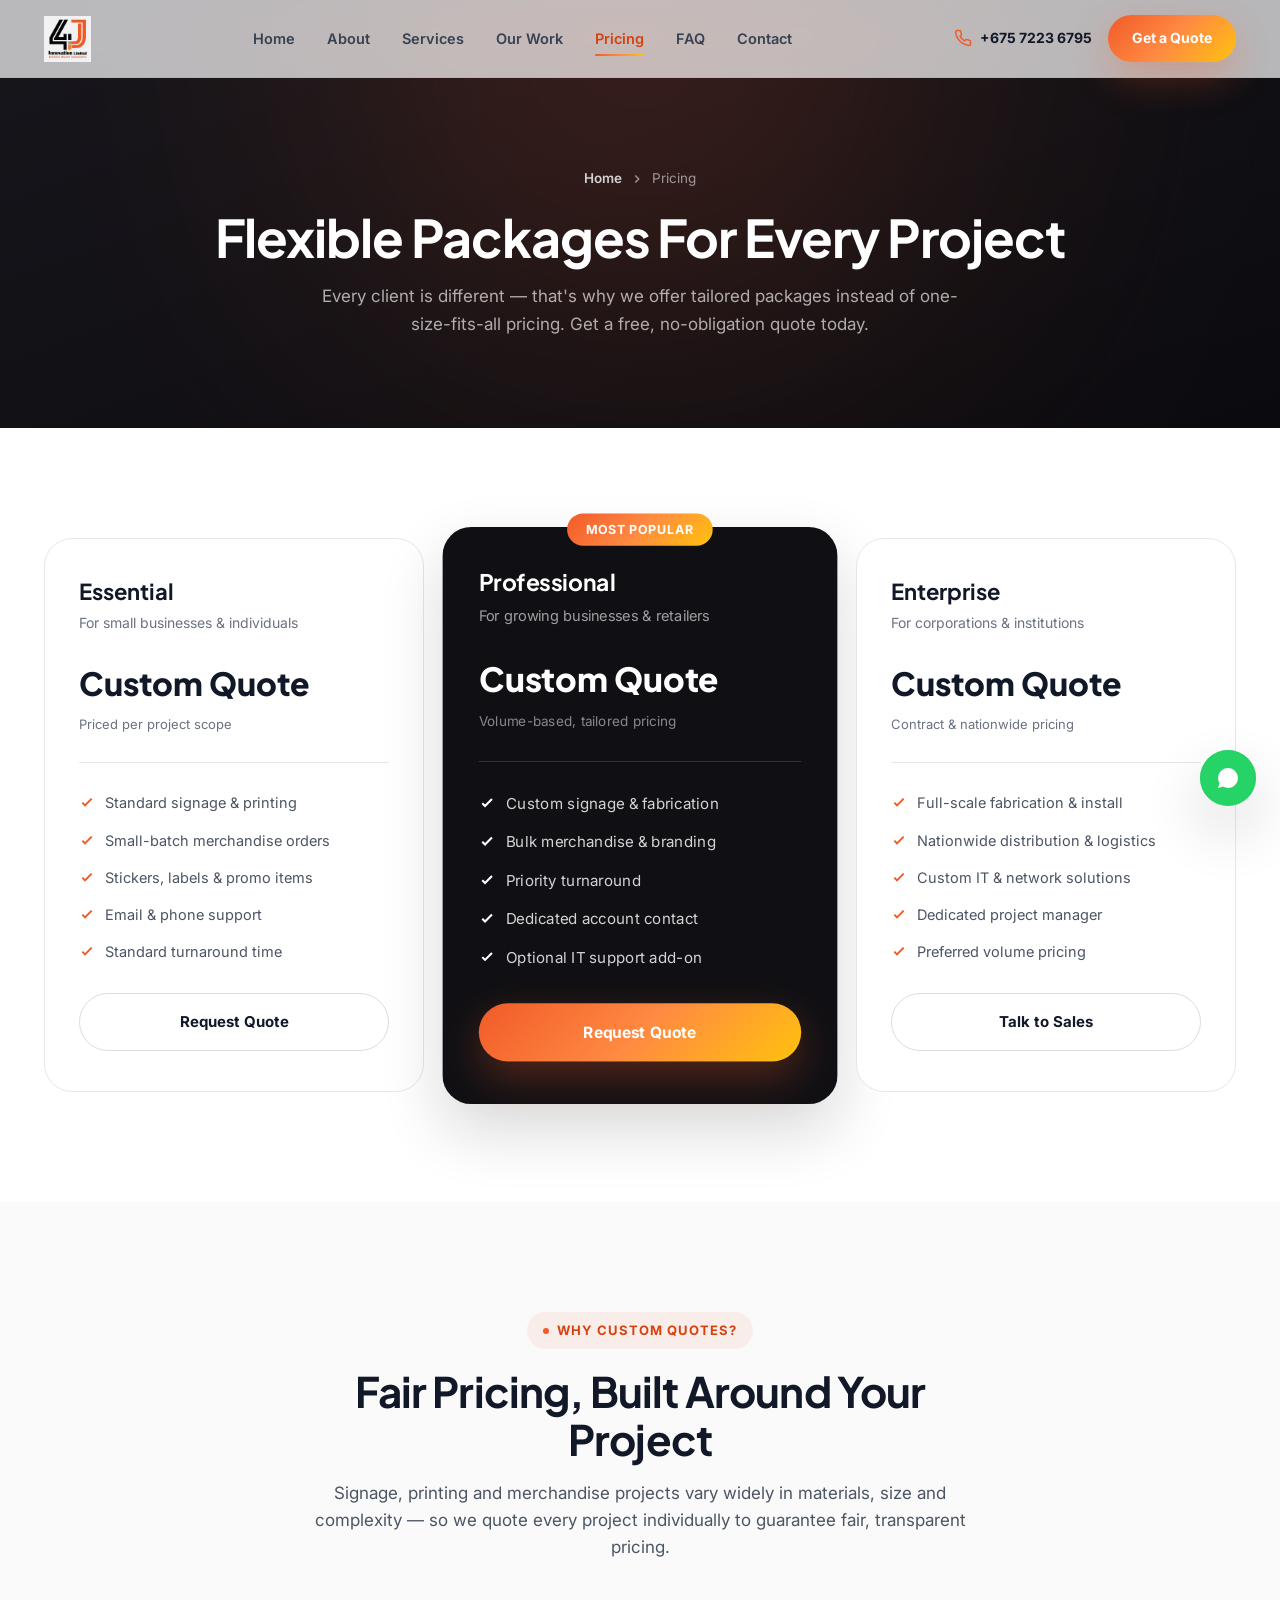
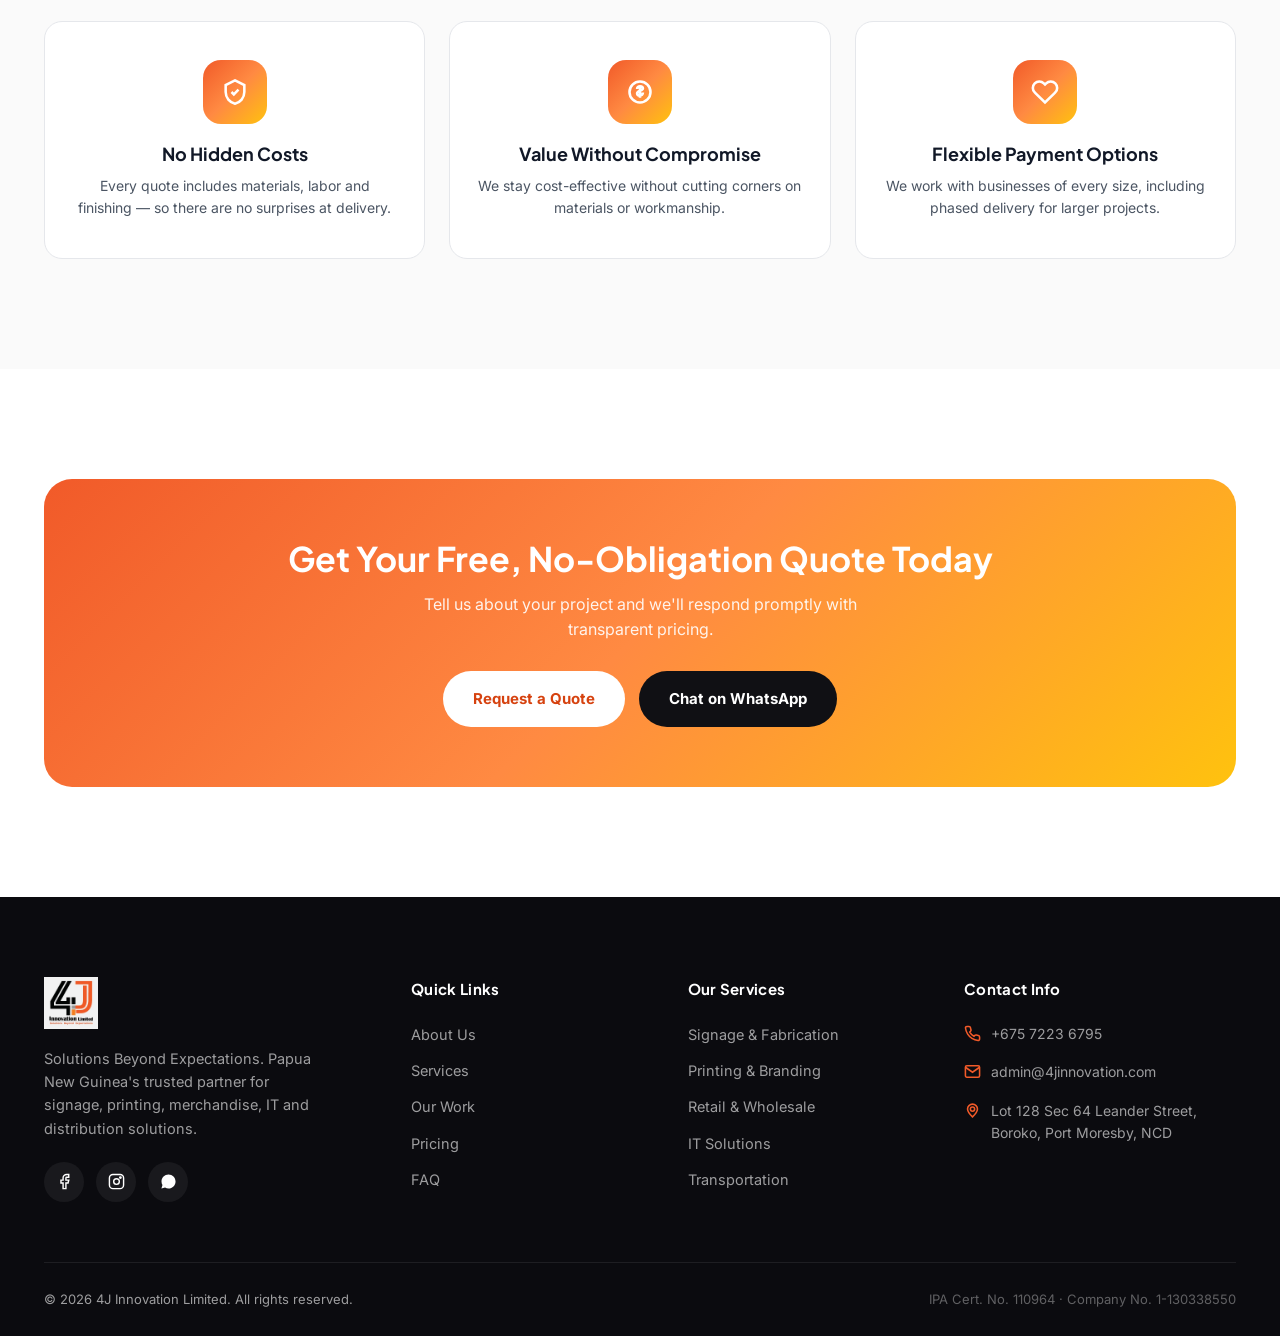
<file: pricing.html>
<!DOCTYPE html>
<html lang="en">
<head>
<meta charset="UTF-8">
<meta name="viewport" content="width=device-width, initial-scale=1.0">
<title>Pricing | 4J Innovation Limited — Flexible Packages for Every Project</title>
<meta name="description" content="Explore flexible pricing packages from 4J Innovation Limited for signage, printing, merchandise, IT and distribution services across Papua New Guinea.">
<meta name="robots" content="index, follow, max-image-preview:large, max-snippet:-1, max-video-preview:-1">
<meta name="author" content="4J Innovation Limited">
<meta name="theme-color" content="#F15A29">
<meta name="geo.region" content="PG-NCD">
<meta name="geo.placename" content="Boroko, Port Moresby, National Capital District, Papua New Guinea">
<meta name="geo.position" content="-9.469;147.199">
<meta name="ICBM" content="-9.469, 147.199">
<link rel="canonical" href="https://4jinnovation.com/pricing.html">
<link rel="icon" href="assets/favicon.jpg" type="image/jpeg">
<link rel="apple-touch-icon" href="assets/favicon.jpg">
<meta property="og:type" content="website">
<meta property="og:site_name" content="4J Innovation Limited">
<meta property="og:title" content="Pricing | 4J Innovation Limited — Flexible Packages for Every Project">
<meta property="og:description" content="Explore flexible pricing packages from 4J Innovation Limited for signage, printing, merchandise, IT and distribution services across Papua New Guinea.">
<meta property="og:url" content="https://4jinnovation.com/pricing.html">
<meta property="og:image" content="https://4jinnovation.com/assets/logo.jpg">
<meta property="og:image:width" content="260">
<meta property="og:image:height" content="252">
<meta property="og:locale" content="en_US">
<meta name="twitter:card" content="summary_large_image">
<meta name="twitter:title" content="Pricing | 4J Innovation Limited — Flexible Packages for Every Project">
<meta name="twitter:description" content="Explore flexible pricing packages from 4J Innovation Limited for signage, printing, merchandise, IT and distribution services across Papua New Guinea.">
<meta name="twitter:image" content="https://4jinnovation.com/assets/logo.jpg">
<link rel="stylesheet" href="assets/css/style.css?v=2.0">
<link rel="preconnect" href="https://fonts.googleapis.com">
<link rel="preconnect" href="https://fonts.gstatic.com" crossorigin>
<link href="https://fonts.googleapis.com/css2?family=Inter:wght@400;500;600;700;800&family=Plus+Jakarta+Sans:wght@500;600;700;800&display=swap" rel="stylesheet">
<script type="application/ld+json">
{
  "@context": "https://schema.org",
  "@graph": [
    {
      "@type": "Organization",
      "@id": "https://4jinnovation.com/#organization",
      "name": "4J Innovation Limited",
      "legalName": "4J Innovation Limited",
      "alternateName": "4J Innovation Ltd",
      "url": "https://4jinnovation.com/",
      "logo": "https://4jinnovation.com/assets/logo.jpg",
      "image": "https://4jinnovation.com/assets/logo.jpg",
      "slogan": "Solutions Beyond Expectations",
      "description": "Papua New Guinea's trusted partner for signage & fabrication, printing & branding, retail & wholesale merchandise, IT solutions and nationwide distribution.",
      "email": "admin@4jinnovation.com",
      "telephone": "+67572236795",
      "foundingDate": "2024-05-30",
      "identifier": "IPA Certificate No. 110964, Company No. 1-130338550",
      "address": {
        "@type": "PostalAddress",
        "streetAddress": "Lot 128, Sec 64, Leander Street, Boroko",
        "addressLocality": "Port Moresby",
        "addressRegion": "National Capital District",
        "addressCountry": "PG"
      },
      "geo": {
        "@type": "GeoCoordinates",
        "latitude": -9.469,
        "longitude": 147.199
      },
      "areaServed": {
        "@type": "Country",
        "name": "Papua New Guinea"
      },
      "contactPoint": [
        {
          "@type": "ContactPoint",
          "telephone": "+67572236795",
          "contactType": "sales",
          "areaServed": "PG",
          "availableLanguage": "English"
        },
        {
          "@type": "ContactPoint",
          "telephone": "+67581294106",
          "contactType": "customer service",
          "areaServed": "PG",
          "availableLanguage": "English"
        }
      ],
      "sameAs": [
        "https://wa.me/67572236795"
      ]
    },
    {
      "@type": "BreadcrumbList",
      "itemListElement": [
        {
          "@type": "ListItem",
          "position": 1,
          "name": "Home",
          "item": "https://4jinnovation.com/"
        },
        {
          "@type": "ListItem",
          "position": 2,
          "name": "Pricing",
          "item": "https://4jinnovation.com/pricing.html"
        }
      ]
    }
  ]
}
</script>
</head>
<body>

<a href="#main" class="skip-link">Skip to main content</a>

<header class="navbar" id="navbar">
  <div class="container">
    <a href="index.html" class="brand" aria-label="4J Innovation Limited home">
      <img src="assets/logo.jpg" alt="4J Innovation Limited logo" onerror="this.style.display='none';this.nextElementSibling.style.display='flex'">
      <span class="brand-fallback"><b>4J</b>&nbsp;Innovation Ltd</span>
    </a>
    <nav class="nav-links" aria-label="Primary">
      <a href="index.html">Home</a>
      <a href="about.html">About</a>
      <a href="services.html">Services</a>
      <a href="portfolio.html">Our Work</a>
      <a href="pricing.html">Pricing</a>
      <a href="faq.html">FAQ</a>
      <a href="contact.html">Contact</a>
    </nav>
    <div class="nav-actions">
      <a href="tel:+67572236795" class="nav-phone"><svg viewBox="0 0 24 24" fill="none" stroke="currentColor" stroke-width="2"><path d="M22 16.92v3a2 2 0 0 1-2.18 2 19.79 19.79 0 0 1-8.63-3.07 19.5 19.5 0 0 1-6-6 19.79 19.79 0 0 1-3.07-8.67A2 2 0 0 1 4.11 2h3a2 2 0 0 1 2 1.72c.127.96.361 1.903.7 2.81a2 2 0 0 1-.45 2.11L8.09 9.91a16 16 0 0 0 6 6l1.27-1.27a2 2 0 0 1 2.11-.45c.907.339 1.85.573 2.81.7A2 2 0 0 1 22 16.92z"/></svg> +675 7223 6795</a>
      <a href="contact.html" class="btn btn-primary btn-sm">Get a Quote</a>
    </div>
    <button class="burger" id="burger" aria-label="Toggle menu" aria-expanded="false" aria-controls="mobileMenu"><span></span></button>
  </div>
</header>

<div class="mobile-menu" id="mobileMenu">
  <a href="index.html">Home</a>
  <a href="about.html">About</a>
  <a href="services.html">Services</a>
  <a href="portfolio.html">Our Work</a>
  <a href="pricing.html">Pricing</a>
  <a href="faq.html">FAQ</a>
  <a href="contact.html">Contact</a>
  <a href="contact.html" class="btn btn-primary">Get a Free Quote</a>
</div>

<main id="main">

<section class="page-hero">
  <div class="container">
    <div class="breadcrumb"><a href="index.html">Home</a><svg viewBox="0 0 24 24" fill="none" stroke="currentColor" stroke-width="2.4"><path d="M9 6l6 6-6 6"/></svg><span>Pricing</span></div>
    <h1>Flexible Packages For Every Project</h1>
    <p>Every client is different — that's why we offer tailored packages instead of one-size-fits-all pricing. Get a free, no-obligation quote today.</p>
  </div>
</section>

<section class="pricing section-pad">
  <div class="container">
    <div class="pricing-grid">
      <div class="price-card" data-reveal="scale">
        <h3>Essential</h3>
        <p class="p-desc">For small businesses &amp; individuals</p>
        <div class="p-value">Custom Quote</div>
        <div class="p-note">Priced per project scope</div>
        <ul>
          <li><svg viewBox="0 0 24 24" fill="none" stroke="currentColor" stroke-width="3"><path d="M5 13l4 4L19 7"/></svg> Standard signage &amp; printing</li>
          <li><svg viewBox="0 0 24 24" fill="none" stroke="currentColor" stroke-width="3"><path d="M5 13l4 4L19 7"/></svg> Small-batch merchandise orders</li>
          <li><svg viewBox="0 0 24 24" fill="none" stroke="currentColor" stroke-width="3"><path d="M5 13l4 4L19 7"/></svg> Stickers, labels &amp; promo items</li>
          <li><svg viewBox="0 0 24 24" fill="none" stroke="currentColor" stroke-width="3"><path d="M5 13l4 4L19 7"/></svg> Email &amp; phone support</li>
          <li><svg viewBox="0 0 24 24" fill="none" stroke="currentColor" stroke-width="3"><path d="M5 13l4 4L19 7"/></svg> Standard turnaround time</li>
        </ul>
        <a href="contact.html" class="btn btn-outline btn-block">Request Quote</a>
      </div>

      <div class="price-card featured" data-reveal="scale" style="transition-delay:.12s">
        <span class="featured-badge">Most Popular</span>
        <h3>Professional</h3>
        <p class="p-desc">For growing businesses &amp; retailers</p>
        <div class="p-value">Custom Quote</div>
        <div class="p-note">Volume-based, tailored pricing</div>
        <ul>
          <li><svg viewBox="0 0 24 24" fill="none" stroke="currentColor" stroke-width="3"><path d="M5 13l4 4L19 7"/></svg> Custom signage &amp; fabrication</li>
          <li><svg viewBox="0 0 24 24" fill="none" stroke="currentColor" stroke-width="3"><path d="M5 13l4 4L19 7"/></svg> Bulk merchandise &amp; branding</li>
          <li><svg viewBox="0 0 24 24" fill="none" stroke="currentColor" stroke-width="3"><path d="M5 13l4 4L19 7"/></svg> Priority turnaround</li>
          <li><svg viewBox="0 0 24 24" fill="none" stroke="currentColor" stroke-width="3"><path d="M5 13l4 4L19 7"/></svg> Dedicated account contact</li>
          <li><svg viewBox="0 0 24 24" fill="none" stroke="currentColor" stroke-width="3"><path d="M5 13l4 4L19 7"/></svg> Optional IT support add-on</li>
        </ul>
        <a href="contact.html" class="btn btn-primary btn-block">Request Quote</a>
      </div>

      <div class="price-card" data-reveal="scale" style="transition-delay:.24s">
        <h3>Enterprise</h3>
        <p class="p-desc">For corporations &amp; institutions</p>
        <div class="p-value">Custom Quote</div>
        <div class="p-note">Contract &amp; nationwide pricing</div>
        <ul>
          <li><svg viewBox="0 0 24 24" fill="none" stroke="currentColor" stroke-width="3"><path d="M5 13l4 4L19 7"/></svg> Full-scale fabrication &amp; install</li>
          <li><svg viewBox="0 0 24 24" fill="none" stroke="currentColor" stroke-width="3"><path d="M5 13l4 4L19 7"/></svg> Nationwide distribution &amp; logistics</li>
          <li><svg viewBox="0 0 24 24" fill="none" stroke="currentColor" stroke-width="3"><path d="M5 13l4 4L19 7"/></svg> Custom IT &amp; network solutions</li>
          <li><svg viewBox="0 0 24 24" fill="none" stroke="currentColor" stroke-width="3"><path d="M5 13l4 4L19 7"/></svg> Dedicated project manager</li>
          <li><svg viewBox="0 0 24 24" fill="none" stroke="currentColor" stroke-width="3"><path d="M5 13l4 4L19 7"/></svg> Preferred volume pricing</li>
        </ul>
        <a href="contact.html" class="btn btn-outline btn-block">Talk to Sales</a>
      </div>
    </div>
  </div>
</section>

<!-- WHY CUSTOM PRICING -->
<section class="section-pad" style="background:var(--gray-50);">
  <div class="container">
    <div class="section-head" data-reveal="fade">
      <span class="eyebrow">Why Custom Quotes?</span>
      <h2>Fair Pricing, Built Around Your Project</h2>
      <p>Signage, printing and merchandise projects vary widely in materials, size and complexity — so we quote every project individually to guarantee fair, transparent pricing.</p>
    </div>
    <div class="values-grid stagger">
      <div class="value-card" data-reveal="scale" style="--i:0">
        <div class="value-icon"><svg viewBox="0 0 24 24" fill="none" stroke="currentColor" stroke-width="2.2"><path d="M9 12l2 2 4-4M12 2l8 4v6c0 5-3.5 9-8 10-4.5-1-8-5-8-10V6z"/></svg></div>
        <h4>No Hidden Costs</h4>
        <p>Every quote includes materials, labor and finishing — so there are no surprises at delivery.</p>
      </div>
      <div class="value-card" data-reveal="scale" style="--i:1">
        <div class="value-icon"><svg viewBox="0 0 24 24" fill="none" stroke="currentColor" stroke-width="2.2"><circle cx="12" cy="12" r="9"/><path d="M12 7v10M9.5 9.5c0-1.5 1.2-2.5 2.5-2.5s2.5.8 2.5 2c0 2-5 1.7-5 4 0 1.2 1.2 2 2.5 2s2.5-1 2.5-2.5"/></svg></div>
        <h4>Value Without Compromise</h4>
        <p>We stay cost-effective without cutting corners on materials or workmanship.</p>
      </div>
      <div class="value-card" data-reveal="scale" style="--i:2">
        <div class="value-icon"><svg viewBox="0 0 24 24" fill="none" stroke="currentColor" stroke-width="2.2"><path d="M20.8 4.6a5.5 5.5 0 0 0-7.8 0L12 5.6l-1-1a5.5 5.5 0 0 0-7.8 7.8l1 1L12 21l7.8-7.6 1-1a5.5 5.5 0 0 0 0-7.8z"/></svg></div>
        <h4>Flexible Payment Options</h4>
        <p>We work with businesses of every size, including phased delivery for larger projects.</p>
      </div>
    </div>
  </div>
</section>

<section class="section-pad">
  <div class="container">
    <div class="cta-banner" data-reveal="scale">
      <h2>Get Your Free, No-Obligation Quote Today</h2>
      <p>Tell us about your project and we'll respond promptly with transparent pricing.</p>
      <div class="btns">
        <a href="contact.html" class="btn btn-white">Request a Quote</a>
        <a href="https://wa.me/67572236795" class="btn btn-dark" target="_blank" rel="noopener">Chat on WhatsApp</a>
      </div>
    </div>
  </div>
</section>

</main>

<footer>
  <div class="container">
    <div class="footer-grid">
      <div class="footer-brand">
        <img src="assets/logo.jpg" alt="4J Innovation Limited" onerror="this.style.display='none'">
        <p>Solutions Beyond Expectations. Papua New Guinea's trusted partner for signage, printing, merchandise, IT and distribution solutions.</p>
        <div class="footer-socials">
          <a href="#" aria-label="Facebook"><svg viewBox="0 0 24 24" fill="none" stroke="currentColor" stroke-width="2"><path d="M18 2h-3a5 5 0 0 0-5 5v3H7v4h3v8h4v-8h3l1-4h-4V7a1 1 0 0 1 1-1h3z"/></svg></a>
          <a href="#" aria-label="Instagram"><svg viewBox="0 0 24 24" fill="none" stroke="currentColor" stroke-width="2"><rect x="2" y="2" width="20" height="20" rx="5"/><circle cx="12" cy="12" r="4"/><circle cx="17.5" cy="6.5" r="1"/></svg></a>
          <a href="https://wa.me/67572236795" aria-label="WhatsApp"><svg viewBox="0 0 24 24" fill="currentColor"><path d="M12.04 2C6.58 2 2.13 6.45 2.13 11.91c0 1.87.5 3.62 1.36 5.13L2 22l5.11-1.44a9.86 9.86 0 0 0 4.93 1.32h.01c5.46 0 9.9-4.45 9.9-9.91C21.95 6.45 17.5 2 12.04 2z"/></svg></a>
        </div>
      </div>
      <div><h5>Quick Links</h5><div class="footer-links"><a href="about.html">About Us</a><a href="services.html">Services</a><a href="portfolio.html">Our Work</a><a href="pricing.html">Pricing</a><a href="faq.html">FAQ</a></div></div>
      <div><h5>Our Services</h5><div class="footer-links"><a href="services.html">Signage &amp; Fabrication</a><a href="services.html">Printing &amp; Branding</a><a href="services.html">Retail &amp; Wholesale</a><a href="services.html">IT Solutions</a><a href="services.html">Transportation</a></div></div>
      <div>
        <h5>Contact Info</h5>
        <ul class="footer-contact">
          <li><svg viewBox="0 0 24 24" fill="none" stroke="currentColor" stroke-width="2.2"><path d="M22 16.92v3a2 2 0 0 1-2.18 2 19.79 19.79 0 0 1-8.63-3.07 19.5 19.5 0 0 1-6-6 19.79 19.79 0 0 1-3.07-8.67A2 2 0 0 1 4.11 2h3a2 2 0 0 1 2 1.72c.127.96.361 1.903.7 2.81a2 2 0 0 1-.45 2.11L8.09 9.91a16 16 0 0 0 6 6l1.27-1.27a2 2 0 0 1 2.11-.45c.907.339 1.85.573 2.81.7A2 2 0 0 1 22 16.92z"/></svg> +675 7223 6795</li>
          <li><svg viewBox="0 0 24 24" fill="none" stroke="currentColor" stroke-width="2.2"><rect x="2" y="4" width="20" height="16" rx="2"/><path d="m22 6-10 7L2 6"/></svg> admin@4jinnovation.com</li>
          <li><svg viewBox="0 0 24 24" fill="none" stroke="currentColor" stroke-width="2.2"><circle cx="12" cy="10" r="3"/><path d="M12 21s-7-6.5-7-11a7 7 0 0 1 14 0c0 4.5-7 11-7 11z"/></svg> Lot 128 Sec 64 Leander Street, Boroko, Port Moresby, NCD</li>
        </ul>
      </div>
    </div>
    <div class="footer-bottom">
      <span>© <span id="year"></span> 4J Innovation Limited. All rights reserved.</span>
      <span class="reg">IPA Cert. No. 110964 · Company No. 1-130338550</span>
    </div>
  </div>
</footer>

<div class="floating-actions">
  <a href="https://wa.me/67572236795" class="fab whatsapp" aria-label="Chat with us on WhatsApp" target="_blank" rel="noopener"><svg viewBox="0 0 24 24" fill="currentColor"><path d="M12.04 2C6.58 2 2.13 6.45 2.13 11.91c0 1.87.5 3.62 1.36 5.13L2 22l5.11-1.44a9.86 9.86 0 0 0 4.93 1.32h.01c5.46 0 9.9-4.45 9.9-9.91C21.95 6.45 17.5 2 12.04 2z"/></svg></a>
  <button class="fab top" id="toTop" aria-label="Back to top"><svg viewBox="0 0 24 24" fill="none" stroke="currentColor" stroke-width="2.4"><path d="M12 19V5M5 12l7-7 7 7"/></svg></button>
</div>

<script src="assets/js/main.js?v=2.0" defer></script>
</body>
</html>
</file>
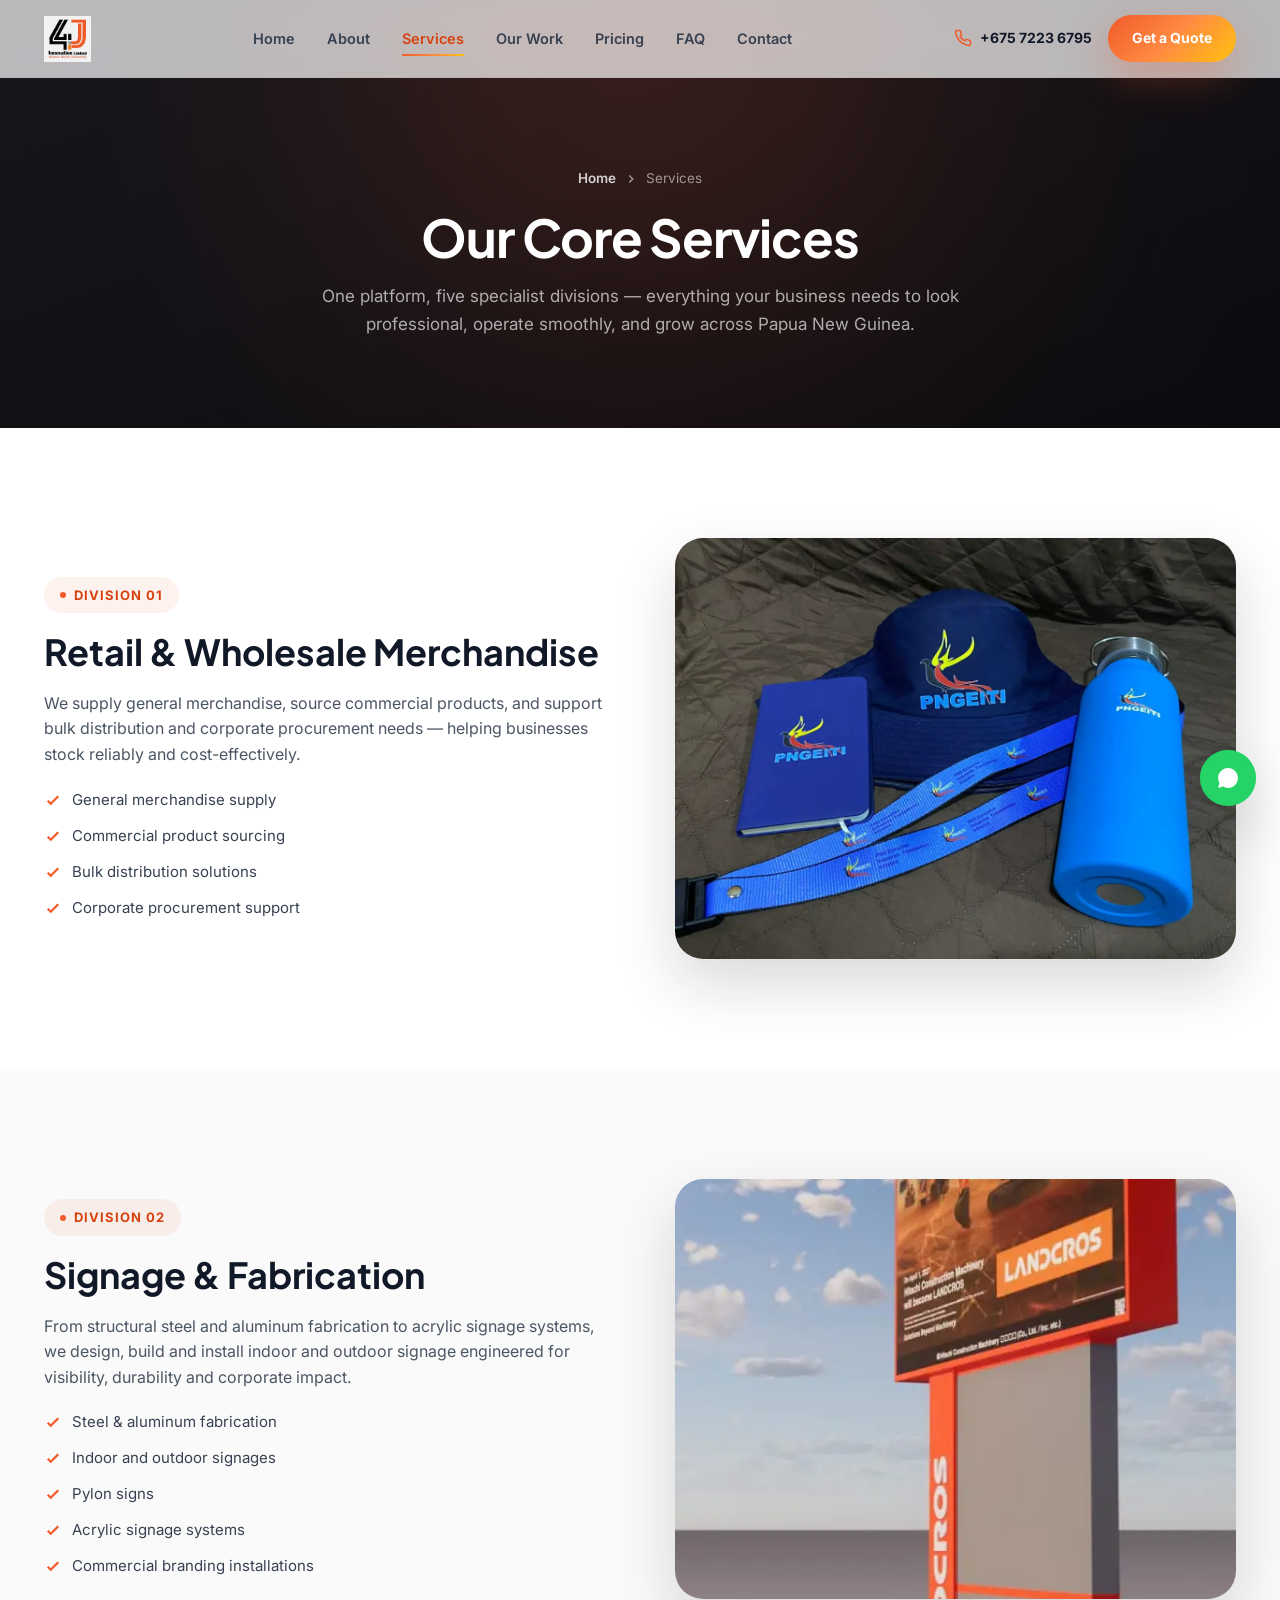
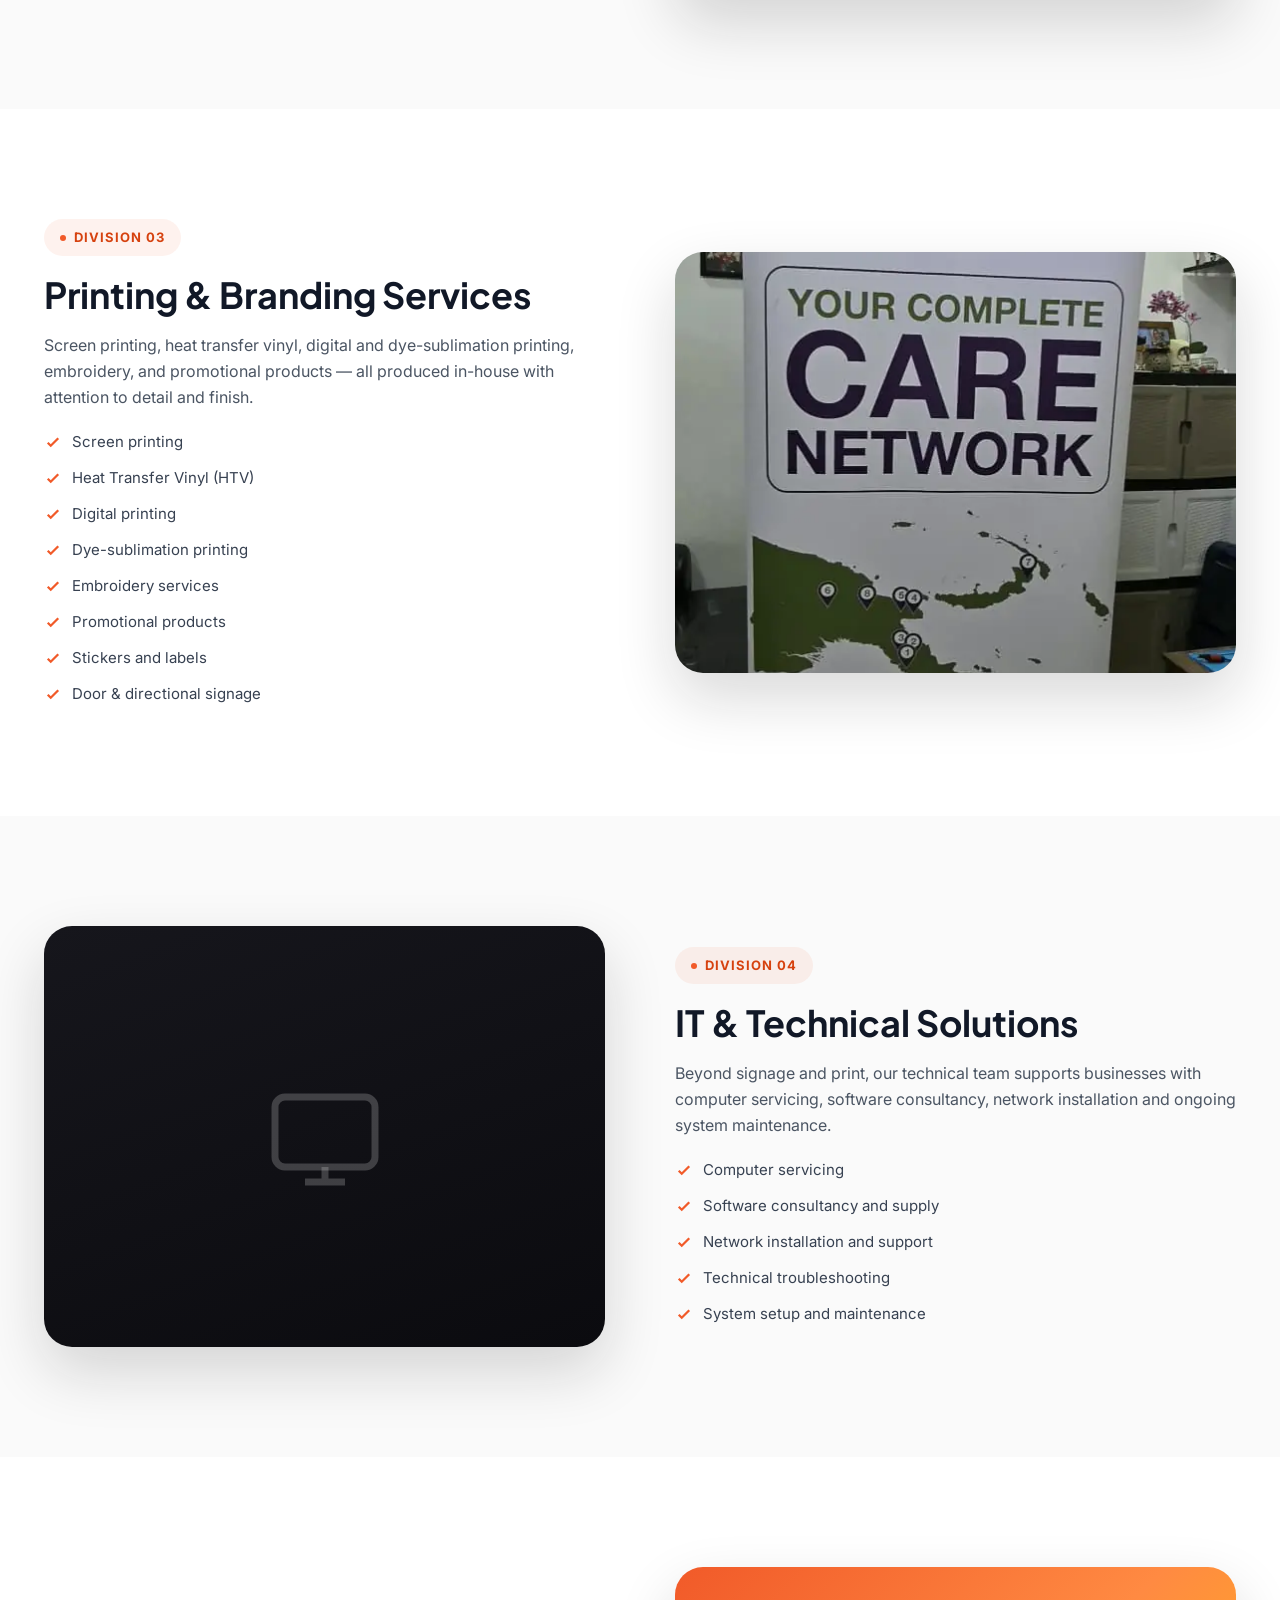
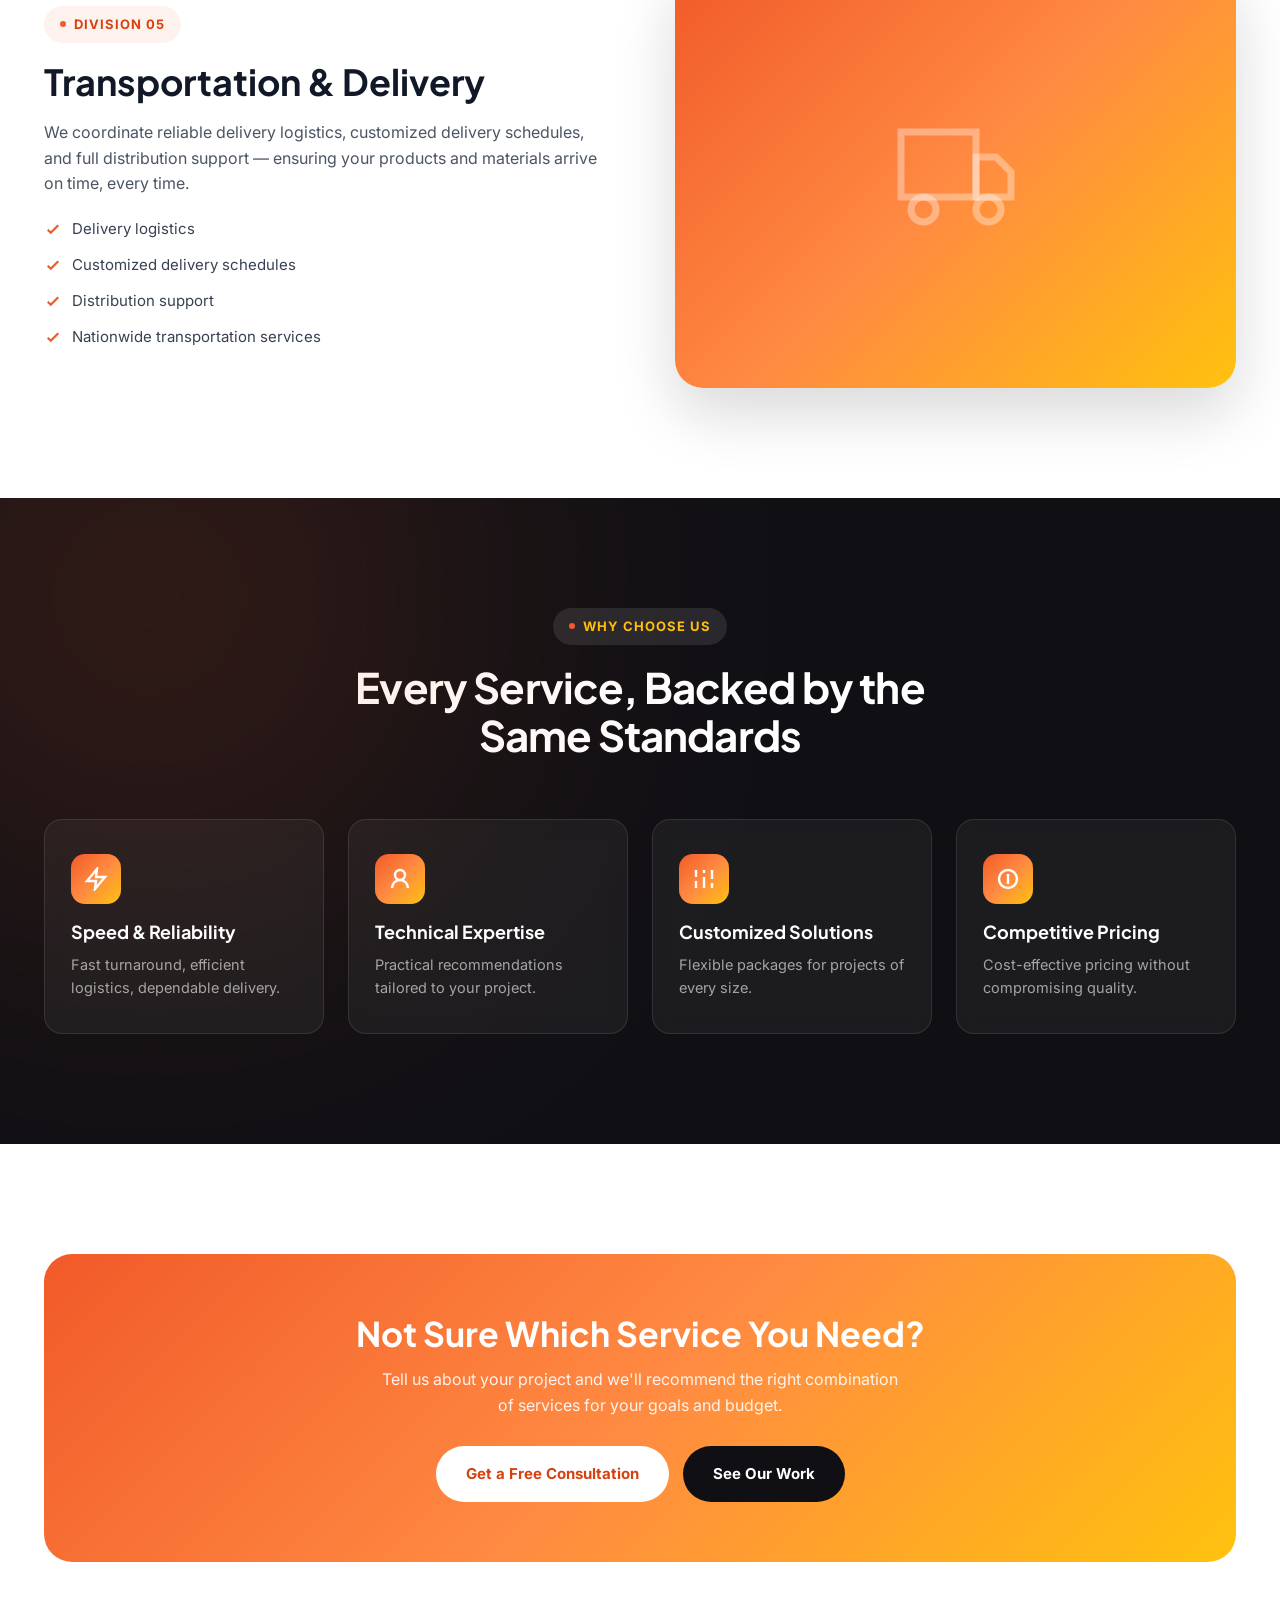
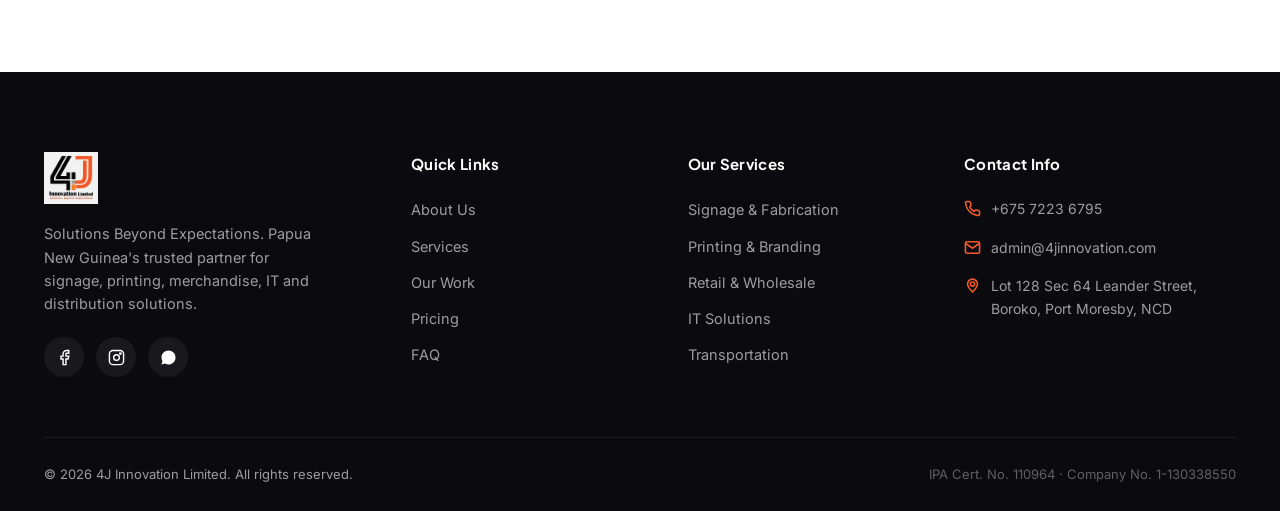
<file: services.html>
<!DOCTYPE html>
<html lang="en">
<head>
<meta charset="UTF-8">
<meta name="viewport" content="width=device-width, initial-scale=1.0">
<title>Our Services | 4J Innovation Limited — Signage, Printing, IT & More</title>
<meta name="description" content="Explore 4J Innovation Limited's full range of services: signage & fabrication, printing & branding, retail & wholesale merchandise, IT solutions and transportation across Papua New Guinea.">
<meta name="robots" content="index, follow, max-image-preview:large, max-snippet:-1, max-video-preview:-1">
<meta name="author" content="4J Innovation Limited">
<meta name="theme-color" content="#F15A29">
<meta name="geo.region" content="PG-NCD">
<meta name="geo.placename" content="Boroko, Port Moresby, National Capital District, Papua New Guinea">
<meta name="geo.position" content="-9.469;147.199">
<meta name="ICBM" content="-9.469, 147.199">
<link rel="canonical" href="https://4jinnovation.com/services.html">
<link rel="icon" href="assets/favicon.jpg" type="image/jpeg">
<link rel="apple-touch-icon" href="assets/favicon.jpg">
<meta property="og:type" content="website">
<meta property="og:site_name" content="4J Innovation Limited">
<meta property="og:title" content="Our Services | 4J Innovation Limited — Signage, Printing, IT & More">
<meta property="og:description" content="Explore 4J Innovation Limited's full range of services: signage & fabrication, printing & branding, retail & wholesale merchandise, IT solutions and transportation across Papua New Guinea.">
<meta property="og:url" content="https://4jinnovation.com/services.html">
<meta property="og:image" content="https://4jinnovation.com/assets/logo.jpg">
<meta property="og:image:width" content="260">
<meta property="og:image:height" content="252">
<meta property="og:locale" content="en_US">
<meta name="twitter:card" content="summary_large_image">
<meta name="twitter:title" content="Our Services | 4J Innovation Limited — Signage, Printing, IT & More">
<meta name="twitter:description" content="Explore 4J Innovation Limited's full range of services: signage & fabrication, printing & branding, retail & wholesale merchandise, IT solutions and transportation across Papua New Guinea.">
<meta name="twitter:image" content="https://4jinnovation.com/assets/logo.jpg">
<link rel="stylesheet" href="assets/css/style.css?v=2.0">
<link rel="preconnect" href="https://fonts.googleapis.com">
<link rel="preconnect" href="https://fonts.gstatic.com" crossorigin>
<link href="https://fonts.googleapis.com/css2?family=Inter:wght@400;500;600;700;800&family=Plus+Jakarta+Sans:wght@500;600;700;800&display=swap" rel="stylesheet">
<script type="application/ld+json">
{
  "@context": "https://schema.org",
  "@graph": [
    {
      "@type": "Organization",
      "@id": "https://4jinnovation.com/#organization",
      "name": "4J Innovation Limited",
      "legalName": "4J Innovation Limited",
      "alternateName": "4J Innovation Ltd",
      "url": "https://4jinnovation.com/",
      "logo": "https://4jinnovation.com/assets/logo.jpg",
      "image": "https://4jinnovation.com/assets/logo.jpg",
      "slogan": "Solutions Beyond Expectations",
      "description": "Papua New Guinea's trusted partner for signage & fabrication, printing & branding, retail & wholesale merchandise, IT solutions and nationwide distribution.",
      "email": "admin@4jinnovation.com",
      "telephone": "+67572236795",
      "foundingDate": "2024-05-30",
      "identifier": "IPA Certificate No. 110964, Company No. 1-130338550",
      "address": {
        "@type": "PostalAddress",
        "streetAddress": "Lot 128, Sec 64, Leander Street, Boroko",
        "addressLocality": "Port Moresby",
        "addressRegion": "National Capital District",
        "addressCountry": "PG"
      },
      "geo": {
        "@type": "GeoCoordinates",
        "latitude": -9.469,
        "longitude": 147.199
      },
      "areaServed": {
        "@type": "Country",
        "name": "Papua New Guinea"
      },
      "contactPoint": [
        {
          "@type": "ContactPoint",
          "telephone": "+67572236795",
          "contactType": "sales",
          "areaServed": "PG",
          "availableLanguage": "English"
        },
        {
          "@type": "ContactPoint",
          "telephone": "+67581294106",
          "contactType": "customer service",
          "areaServed": "PG",
          "availableLanguage": "English"
        }
      ],
      "sameAs": [
        "https://wa.me/67572236795"
      ]
    },
    {
      "@type": "BreadcrumbList",
      "itemListElement": [
        {
          "@type": "ListItem",
          "position": 1,
          "name": "Home",
          "item": "https://4jinnovation.com/"
        },
        {
          "@type": "ListItem",
          "position": 2,
          "name": "Services",
          "item": "https://4jinnovation.com/services.html"
        }
      ]
    }
  ]
}
</script>
</head>
<body>

<a href="#main" class="skip-link">Skip to main content</a>

<header class="navbar" id="navbar">
  <div class="container">
    <a href="index.html" class="brand" aria-label="4J Innovation Limited home">
      <img src="assets/logo.jpg" alt="4J Innovation Limited logo" onerror="this.style.display='none';this.nextElementSibling.style.display='flex'">
      <span class="brand-fallback"><b>4J</b>&nbsp;Innovation Ltd</span>
    </a>
    <nav class="nav-links" aria-label="Primary">
      <a href="index.html">Home</a>
      <a href="about.html">About</a>
      <a href="services.html">Services</a>
      <a href="portfolio.html">Our Work</a>
      <a href="pricing.html">Pricing</a>
      <a href="faq.html">FAQ</a>
      <a href="contact.html">Contact</a>
    </nav>
    <div class="nav-actions">
      <a href="tel:+67572236795" class="nav-phone"><svg viewBox="0 0 24 24" fill="none" stroke="currentColor" stroke-width="2"><path d="M22 16.92v3a2 2 0 0 1-2.18 2 19.79 19.79 0 0 1-8.63-3.07 19.5 19.5 0 0 1-6-6 19.79 19.79 0 0 1-3.07-8.67A2 2 0 0 1 4.11 2h3a2 2 0 0 1 2 1.72c.127.96.361 1.903.7 2.81a2 2 0 0 1-.45 2.11L8.09 9.91a16 16 0 0 0 6 6l1.27-1.27a2 2 0 0 1 2.11-.45c.907.339 1.85.573 2.81.7A2 2 0 0 1 22 16.92z"/></svg> +675 7223 6795</a>
      <a href="contact.html" class="btn btn-primary btn-sm">Get a Quote</a>
    </div>
    <button class="burger" id="burger" aria-label="Toggle menu" aria-expanded="false" aria-controls="mobileMenu"><span></span></button>
  </div>
</header>

<div class="mobile-menu" id="mobileMenu">
  <a href="index.html">Home</a>
  <a href="about.html">About</a>
  <a href="services.html">Services</a>
  <a href="portfolio.html">Our Work</a>
  <a href="pricing.html">Pricing</a>
  <a href="faq.html">FAQ</a>
  <a href="contact.html">Contact</a>
  <a href="contact.html" class="btn btn-primary">Get a Free Quote</a>
</div>

<main id="main">

<section class="page-hero">
  <div class="container">
    <div class="breadcrumb"><a href="index.html">Home</a><svg viewBox="0 0 24 24" fill="none" stroke="currentColor" stroke-width="2.4"><path d="M9 6l6 6-6 6"/></svg><span>Services</span></div>
    <h1>Our Core Services</h1>
    <p>One platform, five specialist divisions — everything your business needs to look professional, operate smoothly, and grow across Papua New Guinea.</p>
  </div>
</section>

<!-- SERVICE 1: MERCHANDISE -->
<section class="section-pad">
  <div class="container">
    <div class="about-wrap" data-reveal="fade">
      <div class="about-copy">
        <span class="eyebrow">Division 01</span>
        <h2 style="font-size:clamp(26px,3.6vw,36px); margin-bottom:18px;">Retail &amp; Wholesale Merchandise</h2>
        <p>We supply general merchandise, source commercial products, and support bulk distribution and corporate procurement needs — helping businesses stock reliably and cost-effectively.</p>
        <ul style="display:flex; flex-direction:column; gap:12px; margin-top:20px;">
          <li style="display:flex; gap:10px; align-items:flex-start; font-size:15px; color:var(--gray-700);"><svg style="width:18px;height:18px;color:var(--orange); flex-shrink:0; margin-top:3px;" viewBox="0 0 24 24" fill="none" stroke="currentColor" stroke-width="3"><path d="M5 13l4 4L19 7"/></svg> General merchandise supply</li>
          <li style="display:flex; gap:10px; align-items:flex-start; font-size:15px; color:var(--gray-700);"><svg style="width:18px;height:18px;color:var(--orange); flex-shrink:0; margin-top:3px;" viewBox="0 0 24 24" fill="none" stroke="currentColor" stroke-width="3"><path d="M5 13l4 4L19 7"/></svg> Commercial product sourcing</li>
          <li style="display:flex; gap:10px; align-items:flex-start; font-size:15px; color:var(--gray-700);"><svg style="width:18px;height:18px;color:var(--orange); flex-shrink:0; margin-top:3px;" viewBox="0 0 24 24" fill="none" stroke="currentColor" stroke-width="3"><path d="M5 13l4 4L19 7"/></svg> Bulk distribution solutions</li>
          <li style="display:flex; gap:10px; align-items:flex-start; font-size:15px; color:var(--gray-700);"><svg style="width:18px;height:18px;color:var(--orange); flex-shrink:0; margin-top:3px;" viewBox="0 0 24 24" fill="none" stroke="currentColor" stroke-width="3"><path d="M5 13l4 4L19 7"/></svg> Corporate procurement support</li>
        </ul>
      </div>
      <div style="border-radius:var(--radius-lg); overflow:hidden; aspect-ratio:4/3; box-shadow:var(--shadow-lg);">
        <img src="assets/images/pngeiti/merch-set.webp" alt="PNGEITI branded merchandise set" style="width:100%; height:100%; object-fit:cover;" onerror="this.parentElement.style.background='var(--grad-brand)'; this.remove()">
      </div>
    </div>
  </div>
</section>

<!-- SERVICE 2: SIGNAGE -->
<section class="section-pad" style="background:var(--gray-50);">
  <div class="container">
    <div class="about-wrap" data-reveal="fade">
      <div style="border-radius:var(--radius-lg); overflow:hidden; aspect-ratio:4/3; box-shadow:var(--shadow-lg); order:2;" class="mobile-order-first">
        <img src="assets/images/landcros/landcros-front.webp" alt="LANDCROS pylon signage render" style="width:100%; height:100%; object-fit:cover;" onerror="this.parentElement.style.background='var(--grad-brand)'; this.remove()">
      </div>
      <div class="about-copy">
        <span class="eyebrow">Division 02</span>
        <h2 style="font-size:clamp(26px,3.6vw,36px); margin-bottom:18px;">Signage &amp; Fabrication</h2>
        <p>From structural steel and aluminum fabrication to acrylic signage systems, we design, build and install indoor and outdoor signage engineered for visibility, durability and corporate impact.</p>
        <ul style="display:flex; flex-direction:column; gap:12px; margin-top:20px;">
          <li style="display:flex; gap:10px; align-items:flex-start; font-size:15px; color:var(--gray-700);"><svg style="width:18px;height:18px;color:var(--orange); flex-shrink:0; margin-top:3px;" viewBox="0 0 24 24" fill="none" stroke="currentColor" stroke-width="3"><path d="M5 13l4 4L19 7"/></svg> Steel &amp; aluminum fabrication</li>
          <li style="display:flex; gap:10px; align-items:flex-start; font-size:15px; color:var(--gray-700);"><svg style="width:18px;height:18px;color:var(--orange); flex-shrink:0; margin-top:3px;" viewBox="0 0 24 24" fill="none" stroke="currentColor" stroke-width="3"><path d="M5 13l4 4L19 7"/></svg> Indoor and outdoor signages</li>
          <li style="display:flex; gap:10px; align-items:flex-start; font-size:15px; color:var(--gray-700);"><svg style="width:18px;height:18px;color:var(--orange); flex-shrink:0; margin-top:3px;" viewBox="0 0 24 24" fill="none" stroke="currentColor" stroke-width="3"><path d="M5 13l4 4L19 7"/></svg> Pylon signs</li>
          <li style="display:flex; gap:10px; align-items:flex-start; font-size:15px; color:var(--gray-700);"><svg style="width:18px;height:18px;color:var(--orange); flex-shrink:0; margin-top:3px;" viewBox="0 0 24 24" fill="none" stroke="currentColor" stroke-width="3"><path d="M5 13l4 4L19 7"/></svg> Acrylic signage systems</li>
          <li style="display:flex; gap:10px; align-items:flex-start; font-size:15px; color:var(--gray-700);"><svg style="width:18px;height:18px;color:var(--orange); flex-shrink:0; margin-top:3px;" viewBox="0 0 24 24" fill="none" stroke="currentColor" stroke-width="3"><path d="M5 13l4 4L19 7"/></svg> Commercial branding installations</li>
        </ul>
      </div>
    </div>
  </div>
</section>

<!-- SERVICE 3: PRINTING -->
<section class="section-pad">
  <div class="container">
    <div class="about-wrap" data-reveal="fade">
      <div class="about-copy">
        <span class="eyebrow">Division 03</span>
        <h2 style="font-size:clamp(26px,3.6vw,36px); margin-bottom:18px;">Printing &amp; Branding Services</h2>
        <p>Screen printing, heat transfer vinyl, digital and dye-sublimation printing, embroidery, and promotional products — all produced in-house with attention to detail and finish.</p>
        <ul style="display:flex; flex-direction:column; gap:12px; margin-top:20px; column-count:2;">
          <li style="display:flex; gap:10px; align-items:flex-start; font-size:15px; color:var(--gray-700);"><svg style="width:18px;height:18px;color:var(--orange); flex-shrink:0; margin-top:3px;" viewBox="0 0 24 24" fill="none" stroke="currentColor" stroke-width="3"><path d="M5 13l4 4L19 7"/></svg> Screen printing</li>
          <li style="display:flex; gap:10px; align-items:flex-start; font-size:15px; color:var(--gray-700);"><svg style="width:18px;height:18px;color:var(--orange); flex-shrink:0; margin-top:3px;" viewBox="0 0 24 24" fill="none" stroke="currentColor" stroke-width="3"><path d="M5 13l4 4L19 7"/></svg> Heat Transfer Vinyl (HTV)</li>
          <li style="display:flex; gap:10px; align-items:flex-start; font-size:15px; color:var(--gray-700);"><svg style="width:18px;height:18px;color:var(--orange); flex-shrink:0; margin-top:3px;" viewBox="0 0 24 24" fill="none" stroke="currentColor" stroke-width="3"><path d="M5 13l4 4L19 7"/></svg> Digital printing</li>
          <li style="display:flex; gap:10px; align-items:flex-start; font-size:15px; color:var(--gray-700);"><svg style="width:18px;height:18px;color:var(--orange); flex-shrink:0; margin-top:3px;" viewBox="0 0 24 24" fill="none" stroke="currentColor" stroke-width="3"><path d="M5 13l4 4L19 7"/></svg> Dye-sublimation printing</li>
          <li style="display:flex; gap:10px; align-items:flex-start; font-size:15px; color:var(--gray-700);"><svg style="width:18px;height:18px;color:var(--orange); flex-shrink:0; margin-top:3px;" viewBox="0 0 24 24" fill="none" stroke="currentColor" stroke-width="3"><path d="M5 13l4 4L19 7"/></svg> Embroidery services</li>
          <li style="display:flex; gap:10px; align-items:flex-start; font-size:15px; color:var(--gray-700);"><svg style="width:18px;height:18px;color:var(--orange); flex-shrink:0; margin-top:3px;" viewBox="0 0 24 24" fill="none" stroke="currentColor" stroke-width="3"><path d="M5 13l4 4L19 7"/></svg> Promotional products</li>
          <li style="display:flex; gap:10px; align-items:flex-start; font-size:15px; color:var(--gray-700);"><svg style="width:18px;height:18px;color:var(--orange); flex-shrink:0; margin-top:3px;" viewBox="0 0 24 24" fill="none" stroke="currentColor" stroke-width="3"><path d="M5 13l4 4L19 7"/></svg> Stickers and labels</li>
          <li style="display:flex; gap:10px; align-items:flex-start; font-size:15px; color:var(--gray-700);"><svg style="width:18px;height:18px;color:var(--orange); flex-shrink:0; margin-top:3px;" viewBox="0 0 24 24" fill="none" stroke="currentColor" stroke-width="3"><path d="M5 13l4 4L19 7"/></svg> Door &amp; directional signage</li>
        </ul>
      </div>
      <div style="border-radius:var(--radius-lg); overflow:hidden; aspect-ratio:4/3; box-shadow:var(--shadow-lg);">
        <img src="assets/images/pih/pih-banner.webp" alt="PIH roll-up banner large format print" style="width:100%; height:100%; object-fit:cover;" onerror="this.parentElement.style.background='var(--grad-brand)'; this.remove()">
      </div>
    </div>
  </div>
</section>

<!-- SERVICE 4: IT -->
<section class="section-pad" style="background:var(--gray-50);">
  <div class="container">
    <div class="about-wrap" data-reveal="fade">
      <div style="border-radius:var(--radius-lg); overflow:hidden; aspect-ratio:4/3; box-shadow:var(--shadow-lg); background:var(--grad-dark); display:flex; align-items:center; justify-content:center;">
        <svg style="width:120px;height:120px; color:rgba(255,255,255,.2);" viewBox="0 0 24 24" fill="none" stroke="currentColor" stroke-width="1.4"><rect x="2" y="4" width="20" height="14" rx="2"/><path d="M8 21h8M12 18v3"/></svg>
      </div>
      <div class="about-copy">
        <span class="eyebrow">Division 04</span>
        <h2 style="font-size:clamp(26px,3.6vw,36px); margin-bottom:18px;">IT &amp; Technical Solutions</h2>
        <p>Beyond signage and print, our technical team supports businesses with computer servicing, software consultancy, network installation and ongoing system maintenance.</p>
        <ul style="display:flex; flex-direction:column; gap:12px; margin-top:20px;">
          <li style="display:flex; gap:10px; align-items:flex-start; font-size:15px; color:var(--gray-700);"><svg style="width:18px;height:18px;color:var(--orange); flex-shrink:0; margin-top:3px;" viewBox="0 0 24 24" fill="none" stroke="currentColor" stroke-width="3"><path d="M5 13l4 4L19 7"/></svg> Computer servicing</li>
          <li style="display:flex; gap:10px; align-items:flex-start; font-size:15px; color:var(--gray-700);"><svg style="width:18px;height:18px;color:var(--orange); flex-shrink:0; margin-top:3px;" viewBox="0 0 24 24" fill="none" stroke="currentColor" stroke-width="3"><path d="M5 13l4 4L19 7"/></svg> Software consultancy and supply</li>
          <li style="display:flex; gap:10px; align-items:flex-start; font-size:15px; color:var(--gray-700);"><svg style="width:18px;height:18px;color:var(--orange); flex-shrink:0; margin-top:3px;" viewBox="0 0 24 24" fill="none" stroke="currentColor" stroke-width="3"><path d="M5 13l4 4L19 7"/></svg> Network installation and support</li>
          <li style="display:flex; gap:10px; align-items:flex-start; font-size:15px; color:var(--gray-700);"><svg style="width:18px;height:18px;color:var(--orange); flex-shrink:0; margin-top:3px;" viewBox="0 0 24 24" fill="none" stroke="currentColor" stroke-width="3"><path d="M5 13l4 4L19 7"/></svg> Technical troubleshooting</li>
          <li style="display:flex; gap:10px; align-items:flex-start; font-size:15px; color:var(--gray-700);"><svg style="width:18px;height:18px;color:var(--orange); flex-shrink:0; margin-top:3px;" viewBox="0 0 24 24" fill="none" stroke="currentColor" stroke-width="3"><path d="M5 13l4 4L19 7"/></svg> System setup and maintenance</li>
        </ul>
      </div>
    </div>
  </div>
</section>

<!-- SERVICE 5: TRANSPORT -->
<section class="section-pad">
  <div class="container">
    <div class="about-wrap" data-reveal="fade">
      <div class="about-copy">
        <span class="eyebrow">Division 05</span>
        <h2 style="font-size:clamp(26px,3.6vw,36px); margin-bottom:18px;">Transportation &amp; Delivery</h2>
        <p>We coordinate reliable delivery logistics, customized delivery schedules, and full distribution support — ensuring your products and materials arrive on time, every time.</p>
        <ul style="display:flex; flex-direction:column; gap:12px; margin-top:20px;">
          <li style="display:flex; gap:10px; align-items:flex-start; font-size:15px; color:var(--gray-700);"><svg style="width:18px;height:18px;color:var(--orange); flex-shrink:0; margin-top:3px;" viewBox="0 0 24 24" fill="none" stroke="currentColor" stroke-width="3"><path d="M5 13l4 4L19 7"/></svg> Delivery logistics</li>
          <li style="display:flex; gap:10px; align-items:flex-start; font-size:15px; color:var(--gray-700);"><svg style="width:18px;height:18px;color:var(--orange); flex-shrink:0; margin-top:3px;" viewBox="0 0 24 24" fill="none" stroke="currentColor" stroke-width="3"><path d="M5 13l4 4L19 7"/></svg> Customized delivery schedules</li>
          <li style="display:flex; gap:10px; align-items:flex-start; font-size:15px; color:var(--gray-700);"><svg style="width:18px;height:18px;color:var(--orange); flex-shrink:0; margin-top:3px;" viewBox="0 0 24 24" fill="none" stroke="currentColor" stroke-width="3"><path d="M5 13l4 4L19 7"/></svg> Distribution support</li>
          <li style="display:flex; gap:10px; align-items:flex-start; font-size:15px; color:var(--gray-700);"><svg style="width:18px;height:18px;color:var(--orange); flex-shrink:0; margin-top:3px;" viewBox="0 0 24 24" fill="none" stroke="currentColor" stroke-width="3"><path d="M5 13l4 4L19 7"/></svg> Nationwide transportation services</li>
        </ul>
      </div>
      <div style="border-radius:var(--radius-lg); overflow:hidden; aspect-ratio:4/3; box-shadow:var(--shadow-lg); background:var(--grad-brand); display:flex; align-items:center; justify-content:center;">
        <svg style="width:120px;height:120px; color:rgba(255,255,255,.35);" viewBox="0 0 24 24" fill="none" stroke="currentColor" stroke-width="1.4"><rect x="1" y="3" width="15" height="13"/><path d="M16 8h4l3 3v5h-7z"/><circle cx="5.5" cy="18.5" r="2.5"/><circle cx="18.5" cy="18.5" r="2.5"/></svg>
      </div>
    </div>
  </div>
</section>

<!-- WHY US STRIP -->
<section class="why-us section-pad">
  <div class="container">
    <div class="section-head" data-reveal="fade">
      <span class="eyebrow" style="background:rgba(255,255,255,.1); color:var(--yellow);">Why Choose Us</span>
      <h2>Every Service, Backed by the Same Standards</h2>
    </div>
    <div class="benefits-grid stagger">
      <div class="benefit-card" data-reveal="scale" style="--i:0">
        <div class="benefit-icon"><svg viewBox="0 0 24 24" fill="none" stroke="currentColor" stroke-width="2.4"><path d="M13 2 3 14h9l-1 8 10-12h-9l1-8z"/></svg></div>
        <h4>Speed &amp; Reliability</h4><p>Fast turnaround, efficient logistics, dependable delivery.</p>
      </div>
      <div class="benefit-card" data-reveal="scale" style="--i:1">
        <div class="benefit-icon"><svg viewBox="0 0 24 24" fill="none" stroke="currentColor" stroke-width="2.4"><circle cx="12" cy="8" r="5"/><path d="M20 21a8 8 0 0 0-16 0"/></svg></div>
        <h4>Technical Expertise</h4><p>Practical recommendations tailored to your project.</p>
      </div>
      <div class="benefit-card" data-reveal="scale" style="--i:2">
        <div class="benefit-icon"><svg viewBox="0 0 24 24" fill="none" stroke="currentColor" stroke-width="2.4"><path d="M4 21v-7M4 10V3M12 21v-11M12 6V3M20 21v-5M20 12V3"/></svg></div>
        <h4>Customized Solutions</h4><p>Flexible packages for projects of every size.</p>
      </div>
      <div class="benefit-card" data-reveal="scale" style="--i:3">
        <div class="benefit-icon"><svg viewBox="0 0 24 24" fill="none" stroke="currentColor" stroke-width="2.4"><circle cx="12" cy="12" r="9"/><path d="M12 7v10"/></svg></div>
        <h4>Competitive Pricing</h4><p>Cost-effective pricing without compromising quality.</p>
      </div>
    </div>
  </div>
</section>

<section class="section-pad">
  <div class="container">
    <div class="cta-banner" data-reveal="scale">
      <h2>Not Sure Which Service You Need?</h2>
      <p>Tell us about your project and we'll recommend the right combination of services for your goals and budget.</p>
      <div class="btns">
        <a href="contact.html" class="btn btn-white">Get a Free Consultation</a>
        <a href="portfolio.html" class="btn btn-dark">See Our Work</a>
      </div>
    </div>
  </div>
</section>

</main>

<footer>
  <div class="container">
    <div class="footer-grid">
      <div class="footer-brand">
        <img src="assets/logo.jpg" alt="4J Innovation Limited" onerror="this.style.display='none'">
        <p>Solutions Beyond Expectations. Papua New Guinea's trusted partner for signage, printing, merchandise, IT and distribution solutions.</p>
        <div class="footer-socials">
          <a href="#" aria-label="Facebook"><svg viewBox="0 0 24 24" fill="none" stroke="currentColor" stroke-width="2"><path d="M18 2h-3a5 5 0 0 0-5 5v3H7v4h3v8h4v-8h3l1-4h-4V7a1 1 0 0 1 1-1h3z"/></svg></a>
          <a href="#" aria-label="Instagram"><svg viewBox="0 0 24 24" fill="none" stroke="currentColor" stroke-width="2"><rect x="2" y="2" width="20" height="20" rx="5"/><circle cx="12" cy="12" r="4"/><circle cx="17.5" cy="6.5" r="1"/></svg></a>
          <a href="https://wa.me/67572236795" aria-label="WhatsApp"><svg viewBox="0 0 24 24" fill="currentColor"><path d="M12.04 2C6.58 2 2.13 6.45 2.13 11.91c0 1.87.5 3.62 1.36 5.13L2 22l5.11-1.44a9.86 9.86 0 0 0 4.93 1.32h.01c5.46 0 9.9-4.45 9.9-9.91C21.95 6.45 17.5 2 12.04 2z"/></svg></a>
        </div>
      </div>
      <div><h5>Quick Links</h5><div class="footer-links"><a href="about.html">About Us</a><a href="services.html">Services</a><a href="portfolio.html">Our Work</a><a href="pricing.html">Pricing</a><a href="faq.html">FAQ</a></div></div>
      <div><h5>Our Services</h5><div class="footer-links"><a href="services.html">Signage &amp; Fabrication</a><a href="services.html">Printing &amp; Branding</a><a href="services.html">Retail &amp; Wholesale</a><a href="services.html">IT Solutions</a><a href="services.html">Transportation</a></div></div>
      <div>
        <h5>Contact Info</h5>
        <ul class="footer-contact">
          <li><svg viewBox="0 0 24 24" fill="none" stroke="currentColor" stroke-width="2.2"><path d="M22 16.92v3a2 2 0 0 1-2.18 2 19.79 19.79 0 0 1-8.63-3.07 19.5 19.5 0 0 1-6-6 19.79 19.79 0 0 1-3.07-8.67A2 2 0 0 1 4.11 2h3a2 2 0 0 1 2 1.72c.127.96.361 1.903.7 2.81a2 2 0 0 1-.45 2.11L8.09 9.91a16 16 0 0 0 6 6l1.27-1.27a2 2 0 0 1 2.11-.45c.907.339 1.85.573 2.81.7A2 2 0 0 1 22 16.92z"/></svg> +675 7223 6795</li>
          <li><svg viewBox="0 0 24 24" fill="none" stroke="currentColor" stroke-width="2.2"><rect x="2" y="4" width="20" height="16" rx="2"/><path d="m22 6-10 7L2 6"/></svg> admin@4jinnovation.com</li>
          <li><svg viewBox="0 0 24 24" fill="none" stroke="currentColor" stroke-width="2.2"><circle cx="12" cy="10" r="3"/><path d="M12 21s-7-6.5-7-11a7 7 0 0 1 14 0c0 4.5-7 11-7 11z"/></svg> Lot 128 Sec 64 Leander Street, Boroko, Port Moresby, NCD</li>
        </ul>
      </div>
    </div>
    <div class="footer-bottom">
      <span>© <span id="year"></span> 4J Innovation Limited. All rights reserved.</span>
      <span class="reg">IPA Cert. No. 110964 · Company No. 1-130338550</span>
    </div>
  </div>
</footer>

<div class="floating-actions">
  <a href="https://wa.me/67572236795" class="fab whatsapp" aria-label="Chat with us on WhatsApp" target="_blank" rel="noopener"><svg viewBox="0 0 24 24" fill="currentColor"><path d="M12.04 2C6.58 2 2.13 6.45 2.13 11.91c0 1.87.5 3.62 1.36 5.13L2 22l5.11-1.44a9.86 9.86 0 0 0 4.93 1.32h.01c5.46 0 9.9-4.45 9.9-9.91C21.95 6.45 17.5 2 12.04 2z"/></svg></a>
  <button class="fab top" id="toTop" aria-label="Back to top"><svg viewBox="0 0 24 24" fill="none" stroke="currentColor" stroke-width="2.4"><path d="M12 19V5M5 12l7-7 7 7"/></svg></button>
</div>

<script src="assets/js/main.js?v=2.0" defer></script>
</body>
</file>
<file: assets/css/style.css>
/* ============================================================
   4J Innovation Limited — style.css  v2.0
   Added: Google Maps / Google Earth (satellite) map toolbar
============================================================ */
/* ============================================================
   ROOT / RESET
=============================================================== */
:root{
  --orange:#F15A29; --orange-light:#FF8A42; --orange-dark:#D6420F; --yellow:#FFC20E;
  --dark:#101014; --dark-2:#1A1A22; --dark-3:#232330;
  --ink:#111827; --gray-700:#374151; --gray-600:#4B5563; --gray-500:#6B7280;
  --gray-400:#9CA3AF; --gray-200:#E5E7EB; --gray-100:#F3F4F6; --gray-50:#FAFAFA; --white:#FFFFFF;
  --grad-brand: linear-gradient(135deg, var(--orange) 0%, var(--orange-light) 50%, var(--yellow) 100%);
  --grad-dark: linear-gradient(160deg, #16161C 0%, #0B0B0F 100%);
  --font-head: 'Plus Jakarta Sans', 'Inter', sans-serif;
  --font-body: 'Inter', sans-serif;
  --radius-sm:10px; --radius-md:18px; --radius-lg:28px; --radius-full:999px;
  --shadow-sm:0 2px 10px rgba(16,16,20,.06);
  --shadow-md:0 10px 30px rgba(16,16,20,.10);
  --shadow-lg:0 25px 60px rgba(16,16,20,.16);
  --shadow-orange:0 15px 40px rgba(241,90,41,.30);
  --ease: cubic-bezier(.22,1,.36,1);
  --nav-h: 78px;
}
*,*::before,*::after{ box-sizing:border-box; margin:0; padding:0; }
html{ scroll-behavior:smooth; -webkit-text-size-adjust:100%; }
body{ font-family:var(--font-body); color:var(--ink); background:var(--white); line-height:1.6; overflow-x:hidden; -webkit-font-smoothing:antialiased; }
img{ max-width:100%; display:block; }
a{ color:inherit; text-decoration:none; }
ul{ list-style:none; }
button{ font-family:inherit; cursor:pointer; border:none; background:none; }
h1,h2,h3,h4{ font-family:var(--font-head); color:var(--ink); line-height:1.15; font-weight:700; }
section{ position:relative; scroll-margin-top: var(--nav-h); }
:focus-visible{ outline:3px solid var(--orange); outline-offset:3px; border-radius:4px; }
.skip-link{ position:absolute; left:-999px; top:0; z-index:9999; background:var(--orange); color:#fff; padding:14px 22px; border-radius:0 0 10px 0; font-weight:600; }
.skip-link:focus{ left:0; }

/* ============================================================
   UTILITIES
=============================================================== */
.container{ width:100%; max-width:1240px; margin:0 auto; padding:0 24px; }
.section-pad{ padding:110px 0; }
@media(max-width:768px){ .section-pad{ padding:70px 0; } }
.eyebrow{ display:inline-flex; align-items:center; gap:8px; font-size:13px; font-weight:700; letter-spacing:.08em; text-transform:uppercase; color:var(--orange-dark); background:rgba(241,90,41,.08); padding:8px 16px; border-radius:var(--radius-full); margin-bottom:18px; }
.eyebrow::before{ content:''; width:6px; height:6px; border-radius:50%; background:var(--orange); }
.section-head{ max-width:680px; margin:0 auto 60px; text-align:center; }
.section-head h2{ font-size:clamp(28px,4vw,42px); margin-bottom:16px; letter-spacing:-.02em; }
.section-head p{ color:var(--gray-600); font-size:17px; }
.section-head.left{ margin:0 0 50px; text-align:left; }
.text-grad{ background:var(--grad-brand); -webkit-background-clip:text; background-clip:text; color:transparent; }
.btn{ display:inline-flex; align-items:center; justify-content:center; gap:10px; padding:16px 30px; border-radius:var(--radius-full); font-weight:700; font-size:15px; transition:transform .35s var(--ease), box-shadow .35s var(--ease), background .35s var(--ease), color .35s var(--ease); white-space:nowrap; position:relative; isolation:isolate; overflow:hidden; }
.btn svg{ width:18px; height:18px; transition:transform .3s var(--ease); }
.btn-primary{ background:var(--grad-brand); color:#fff; box-shadow:var(--shadow-orange); }
.btn-primary:hover{ transform:translateY(-3px); box-shadow:0 20px 45px rgba(241,90,41,.4); }
.btn-primary:hover svg{ transform:translateX(4px); }
.btn-dark{ background:var(--dark); color:#fff; }
.btn-dark:hover{ transform:translateY(-3px); background:#000; box-shadow:var(--shadow-lg); }
.btn-outline{ background:transparent; border:1.5px solid rgba(17,24,39,.15); color:var(--ink); }
.btn-outline:hover{ border-color:var(--orange); color:var(--orange-dark); transform:translateY(-3px); }
.btn-white{ background:#fff; color:var(--orange-dark); }
.btn-white:hover{ transform:translateY(-3px); box-shadow:0 15px 40px rgba(0,0,0,.25); }
.btn-block{ width:100%; }
.btn-sm{ padding:12px 22px; font-size:14px; }
.pill{ display:inline-flex; align-items:center; gap:8px; font-size:13px; font-weight:600; color:var(--gray-600); }
.pill svg{ width:16px; height:16px; color:var(--orange); flex-shrink:0; }
[data-reveal]{ opacity:0; transform:translateY(36px); transition:opacity .8s var(--ease), transform .8s var(--ease); }
[data-reveal].in-view{ opacity:1; transform:none; }
[data-reveal="fade"]{ transform:none; }
[data-reveal="left"]{ transform:translateX(-40px); }
[data-reveal="left"].in-view{ transform:none; }
[data-reveal="right"]{ transform:translateX(40px); }
[data-reveal="right"].in-view{ transform:none; }
[data-reveal="scale"]{ transform:scale(.92); }
[data-reveal="scale"].in-view{ transform:scale(1); }
@media(prefers-reduced-motion:reduce){ *{ animation-duration:.001ms !important; animation-iteration-count:1 !important; transition-duration:.001ms !important; scroll-behavior:auto !important; } }
.stagger > *{ transition-delay:calc(var(--i,0) * 90ms); }

/* ============================================================
   NAVBAR
=============================================================== */
.navbar{ position:fixed; top:0; left:0; right:0; z-index:1000; height:var(--nav-h); display:flex; align-items:center; background:rgba(255,255,255,.7); backdrop-filter:blur(14px) saturate(180%); -webkit-backdrop-filter:blur(14px) saturate(180%); transition:background .4s var(--ease), box-shadow .4s var(--ease), height .4s var(--ease); border-bottom:1px solid rgba(0,0,0,.04); }
.navbar .container{ display:flex; align-items:center; justify-content:space-between; height:100%; }
.navbar.scrolled{ height:68px; background:rgba(255,255,255,.85); box-shadow:0 4px 30px rgba(16,16,20,.08); }
.brand{ display:flex; align-items:center; gap:10px; z-index:2; }
.brand img{ height:46px; width:auto; transition:height .4s var(--ease); }
.navbar.scrolled .brand img{ height:38px; }
.brand-fallback{ display:none; font-family:var(--font-head); font-weight:800; font-size:20px; color:var(--ink); }
.brand-fallback b{ color:var(--orange); }
.nav-links{ display:flex; align-items:center; gap:32px; }
.nav-links a{ font-size:14.5px; font-weight:600; color:var(--gray-700); position:relative; padding:6px 0; transition:color .3s; }
.nav-links a::after{ content:''; position:absolute; left:0; bottom:0; width:0; height:2px; background:var(--grad-brand); transition:width .35s var(--ease); border-radius:2px; }
.nav-links a:hover{ color:var(--orange-dark); }
.nav-links a:hover::after{ width:100%; }
.nav-links a.active-link{ color:var(--orange-dark); }
.nav-links a.active-link::after{ width:100%; }
.nav-actions{ display:flex; align-items:center; gap:16px; }
.nav-actions .btn{ padding:12px 24px; font-size:14px; }
.nav-phone{ display:flex; align-items:center; gap:8px; font-weight:700; font-size:14px; color:var(--ink); }
.nav-phone svg{ width:18px; height:18px; color:var(--orange); }
.burger{ display:none; width:44px; height:44px; border-radius:50%; align-items:center; justify-content:center; background:var(--gray-100); z-index:2; }
.burger span, .burger span::before, .burger span::after{ content:''; display:block; width:20px; height:2px; background:var(--ink); border-radius:2px; position:relative; transition:all .3s var(--ease); }
.burger span::before{ position:absolute; top:-7px; }
.burger span::after{ position:absolute; top:7px; }
.burger.active span{ background:transparent; }
.burger.active span::before{ top:0; transform:rotate(45deg); }
.burger.active span::after{ top:0; transform:rotate(-45deg); }
.mobile-menu{ position:fixed; inset:0; z-index:999; background:rgba(16,16,20,.98); display:flex; flex-direction:column; align-items:center; justify-content:center; gap:8px; opacity:0; visibility:hidden; transform:translateY(-16px); transition:opacity .4s var(--ease), transform .4s var(--ease), visibility .4s; }
.mobile-menu.active{ opacity:1; visibility:visible; transform:none; }
.mobile-menu a{ color:#fff; font-size:26px; font-weight:700; font-family:var(--font-head); padding:14px 0; }
.mobile-menu a:hover, .mobile-menu a.active-link{ color:var(--orange-light); }
.mobile-menu .btn{ margin-top:24px; }
@media(max-width:960px){ .nav-links, .nav-phone{ display:none; } .burger{ display:flex; } .nav-actions .btn{ display:none; } }

/* ============================================================
   PAGE HERO (subpages)
=============================================================== */
.page-hero{ position:relative; padding:calc(var(--nav-h) + 90px) 0 90px; background:var(--grad-dark); overflow:hidden; color:#fff; text-align:center; }
.page-hero::before{ content:''; position:absolute; width:520px; height:520px; border-radius:50%; background:var(--orange); filter:blur(170px); opacity:.28; top:-220px; left:50%; transform:translateX(-50%); }
.page-hero .container{ position:relative; z-index:1; }
.breadcrumb{ display:flex; justify-content:center; gap:8px; align-items:center; font-size:13.5px; color:rgba(255,255,255,.55); margin-bottom:18px; }
.breadcrumb a{ color:rgba(255,255,255,.8); font-weight:600; }
.breadcrumb a:hover{ color:var(--orange-light); }
.breadcrumb svg{ width:14px; height:14px; }
.page-hero h1{ color:#fff; font-size:clamp(32px,5vw,52px); letter-spacing:-.02em; margin-bottom:16px; }
.page-hero p{ color:rgba(255,255,255,.65); font-size:17px; max-width:640px; margin:0 auto; }

/* ============================================================
   HERO (home)
=============================================================== */
.hero{ position:relative; padding:calc(var(--nav-h) + 70px) 0 100px; overflow:hidden; background:#0C0C10; }
.hero-bg{ position:absolute; inset:0; z-index:0; }
.blob{ position:absolute; border-radius:50%; filter:blur(90px); opacity:.55; animation:float 16s ease-in-out infinite; }
.blob1{ width:520px; height:520px; background:var(--orange); top:-160px; right:-120px; }
.blob2{ width:420px; height:420px; background:var(--yellow); bottom:-140px; left:-100px; animation-delay:-6s; }
.blob3{ width:300px; height:300px; background:#8b3dff10; top:40%; left:40%; animation-delay:-10s; opacity:.25; }
@keyframes float{ 0%,100%{ transform:translate(0,0) scale(1); } 33%{ transform:translate(30px,-40px) scale(1.08); } 66%{ transform:translate(-25px,25px) scale(.95); } }
.hero-grid-lines{ position:absolute; inset:0; z-index:0; opacity:.06; background-image:linear-gradient(#fff 1px,transparent 1px), linear-gradient(90deg,#fff 1px,transparent 1px); background-size:48px 48px; mask-image:radial-gradient(ellipse at center, #000 40%, transparent 80%); }
.hero .container{ position:relative; z-index:2; display:grid; grid-template-columns:1.05fr .95fr; gap:60px; align-items:center; }
@media(max-width:960px){ .hero .container{ grid-template-columns:1fr; text-align:center; } }
.hero-eyebrow{ display:inline-flex; align-items:center; gap:10px; padding:8px 16px 8px 8px; border-radius:var(--radius-full); background:rgba(255,255,255,.08); border:1px solid rgba(255,255,255,.14); color:#fff; font-size:13px; font-weight:600; backdrop-filter:blur(6px); margin-bottom:26px; }
.hero-eyebrow .dot{ width:26px;height:26px;border-radius:50%; background:var(--grad-brand); display:flex;align-items:center;justify-content:center; }
.hero-eyebrow svg{ width:14px;height:14px; color:#fff; }
.hero h1{ color:#fff; font-size:clamp(36px,5.2vw,60px); letter-spacing:-.03em; margin-bottom:22px; }
.hero h1 span{ display:block; }
.hero p.lead{ color:rgba(255,255,255,.68); font-size:18px; max-width:520px; margin-bottom:36px; }
@media(max-width:960px){ .hero p.lead{ margin-left:auto; margin-right:auto; } }
.hero-ctas{ display:flex; gap:16px; flex-wrap:wrap; margin-bottom:44px; }
@media(max-width:960px){ .hero-ctas{ justify-content:center; } }
.hero-trust{ display:flex; flex-wrap:wrap; gap:26px; }
@media(max-width:960px){ .hero-trust{ justify-content:center; } }
.hero-trust .pill{ color:rgba(255,255,255,.7); }
.hero-trust .pill svg{ color:var(--yellow); }
.hero-visual{ position:relative; height:520px; }
@media(max-width:960px){ .hero-visual{ height:380px; margin-top:20px; } }
@media(max-width:520px){ .hero-visual{ height:320px; } }
.hero-img-main{ position:absolute; top:0; right:0; width:88%; height:78%; border-radius:var(--radius-lg); overflow:hidden; box-shadow:0 40px 80px rgba(0,0,0,.5); border:1px solid rgba(255,255,255,.1); background:var(--grad-dark); }
.hero-img-main img{ width:100%; height:100%; object-fit:cover; }
.hero-img-sub{ position:absolute; bottom:0; left:0; width:55%; height:52%; border-radius:var(--radius-md); overflow:hidden; box-shadow:0 30px 60px rgba(0,0,0,.5); border:4px solid #0C0C10; animation:floaty 6s ease-in-out infinite; background:var(--dark-3); }
.hero-img-sub img{ width:100%; height:100%; object-fit:cover; }
@keyframes floaty{ 0%,100%{ transform:translateY(0);} 50%{ transform:translateY(-14px);} }
.floating-card{ position:absolute; background:rgba(255,255,255,.9); backdrop-filter:blur(14px); border-radius:16px; padding:14px 18px; box-shadow:0 20px 45px rgba(0,0,0,.25); display:flex; align-items:center; gap:12px; border:1px solid rgba(255,255,255,.5); animation:floaty 7s ease-in-out infinite; }
.floating-card.card1{ top:8%; left:-6%; animation-delay:-1s; }
.floating-card.card2{ bottom:6%; right:-4%; animation-delay:-3s; }
@media(max-width:640px){ .floating-card{ display:none; } }
.floating-card .fc-ico{ width:42px; height:42px; border-radius:12px; background:var(--grad-brand); display:flex; align-items:center; justify-content:center; flex-shrink:0; }
.floating-card .fc-ico svg{ width:20px; height:20px; color:#fff; }
.floating-card strong{ display:block; font-size:16px; font-family:var(--font-head); color:var(--ink); }
.floating-card span{ font-size:12px; color:var(--gray-500); }
.scroll-cue{ position:absolute; bottom:28px; left:50%; transform:translateX(-50%); z-index:2; display:flex; flex-direction:column; align-items:center; gap:8px; color:rgba(255,255,255,.5); font-size:11px; letter-spacing:.1em; text-transform:uppercase; }
.scroll-cue .line{ width:1px; height:36px; background:linear-gradient(#fff,transparent); position:relative; overflow:hidden; }
.scroll-cue .line::after{ content:''; position:absolute; top:-40%; left:0; width:100%; height:40%; background:var(--orange); animation:scrollLine 2s infinite; }
@keyframes scrollLine{ 0%{ top:-40%;} 100%{ top:100%;} }
@media(max-width:960px){ .scroll-cue{ display:none; } }

/* ============================================================
   SOCIAL PROOF + STATS
=============================================================== */
.proof{ background:var(--gray-50); padding:64px 0; border-bottom:1px solid var(--gray-200); }
.proof-label{ text-align:center; font-size:13px; font-weight:700; letter-spacing:.08em; text-transform:uppercase; color:var(--gray-500); margin-bottom:34px; }
.logo-row{ display:flex; flex-wrap:wrap; align-items:center; justify-content:center; gap:14px; }
.logo-badge{ padding:14px 26px; border-radius:14px; background:#fff; border:1px solid var(--gray-200); font-family:var(--font-head); font-weight:700; color:var(--gray-700); font-size:14.5px; transition:all .35s var(--ease); display:flex; align-items:center; gap:8px; }
.logo-badge:hover{ border-color:var(--orange); color:var(--orange-dark); transform:translateY(-4px); box-shadow:var(--shadow-md); }
.logo-badge span.tag{ font-size:10px; background:var(--gray-100); color:var(--gray-500); padding:2px 7px; border-radius:6px; font-weight:600; }
.stats-bar{ margin-top:56px; display:grid; grid-template-columns:repeat(4,1fr); gap:1px; background:var(--gray-200); border-radius:var(--radius-lg); overflow:hidden; box-shadow:var(--shadow-sm); }
@media(max-width:768px){ .stats-bar{ grid-template-columns:repeat(2,1fr); } }
.stat{ background:#fff; padding:32px 20px; text-align:center; }
.stat h3{ font-size:clamp(28px,3.4vw,38px); font-family:var(--font-head); color:var(--ink); margin-bottom:6px; }
.stat h3 span{ color:var(--orange); }
.stat p{ font-size:13.5px; color:var(--gray-500); font-weight:600; }

/* ============================================================
   ABOUT
=============================================================== */
.about{ background:#fff; }
.about-wrap{ display:grid; grid-template-columns:1fr 1fr; gap:70px; align-items:center; }
@media(max-width:900px){ .about-wrap{ grid-template-columns:1fr; gap:40px; } }
.about-copy p{ color:var(--gray-600); margin-bottom:18px; font-size:16px; }
.about-copy p strong{ color:var(--ink); }
.about-cards{ display:flex; flex-direction:column; gap:20px; }
.about-card{ padding:30px; border-radius:var(--radius-md); position:relative; overflow:hidden; transition:transform .4s var(--ease), box-shadow .4s var(--ease); }
.about-card:hover{ transform:translateY(-6px); box-shadow:var(--shadow-lg); }
.about-card.mission{ background:var(--grad-brand); color:#fff; }
.about-card.vision{ background:var(--dark); color:#fff; }
.about-card h4{ color:#fff; font-size:20px; margin-bottom:10px; display:flex; align-items:center; gap:10px; }
.about-card h4 svg{ width:22px; height:22px; }
.about-card p{ color:rgba(255,255,255,.85); font-size:15px; }

/* ============================================================
   TIMELINE (History)
=============================================================== */
.timeline{ position:relative; max-width:900px; margin:0 auto; }
.timeline::before{ content:''; position:absolute; left:28px; top:0; bottom:0; width:2px; background:var(--gray-200); }
@media(max-width:640px){ .timeline::before{ left:18px; } }
.timeline-item{ position:relative; padding-left:80px; margin-bottom:46px; }
@media(max-width:640px){ .timeline-item{ padding-left:52px; } }
.timeline-item:last-child{ margin-bottom:0; }
.timeline-dot{ position:absolute; left:12px; top:0; width:34px; height:34px; border-radius:50%; background:var(--grad-brand); display:flex; align-items:center; justify-content:center; color:#fff; z-index:1; box-shadow:0 8px 20px rgba(241,90,41,.35); }
.timeline-dot svg{ width:16px; height:16px; }
@media(max-width:640px){ .timeline-dot{ left:2px; width:28px;height:28px; } .timeline-dot svg{ width:13px;height:13px; } }
.timeline-content{ background:#fff; border:1px solid var(--gray-200); border-radius:var(--radius-md); padding:26px 28px; transition:all .4s var(--ease); }
.timeline-content:hover{ transform:translateY(-4px); box-shadow:var(--shadow-md); border-color:transparent; }
.timeline-year{ display:inline-block; font-size:12.5px; font-weight:700; color:var(--orange-dark); background:rgba(241,90,41,.08); padding:4px 12px; border-radius:var(--radius-full); margin-bottom:10px; }
.timeline-content h4{ font-size:18px; margin-bottom:8px; }
.timeline-content p{ color:var(--gray-600); font-size:14.5px; }

/* ============================================================
   CORE VALUES
=============================================================== */
.values-grid{ display:grid; grid-template-columns:repeat(3,1fr); gap:24px; }
@media(max-width:900px){ .values-grid{ grid-template-columns:repeat(2,1fr); } }
@media(max-width:560px){ .values-grid{ grid-template-columns:1fr; } }
.value-card{ text-align:center; padding:38px 26px; border-radius:var(--radius-md); background:#fff; border:1px solid var(--gray-200); transition:all .4s var(--ease); }
.value-card:hover{ transform:translateY(-8px); box-shadow:var(--shadow-lg); border-color:transparent; }
.value-icon{ width:64px; height:64px; border-radius:18px; background:var(--grad-brand); display:flex; align-items:center; justify-content:center; margin:0 auto 20px; transition:transform .4s var(--ease); }
.value-card:hover .value-icon{ transform:rotate(-8deg) scale(1.06); }
.value-icon svg{ width:28px; height:28px; color:#fff; }
.value-card h4{ font-size:18px; margin-bottom:10px; }
.value-card p{ color:var(--gray-600); font-size:14px; }

/* ============================================================
   LEADERSHIP
=============================================================== */
.leader-wrap{ display:grid; grid-template-columns:.85fr 1.15fr; gap:50px; align-items:center; background:var(--dark); border-radius:var(--radius-lg); padding:50px; color:#fff; position:relative; overflow:hidden; }
@media(max-width:860px){ .leader-wrap{ grid-template-columns:1fr; padding:34px; } }
.leader-wrap::before{ content:''; position:absolute; width:400px;height:400px;border-radius:50%;background:var(--orange); filter:blur(150px); opacity:.2; top:-140px; right:-100px; }
.leader-photo{ position:relative; z-index:1; }
.leader-photo-frame{ width:100%; aspect-ratio:1/1.05; border-radius:var(--radius-lg); overflow:hidden; background:var(--grad-brand); display:flex; align-items:center; justify-content:center; box-shadow:var(--shadow-lg); border:1px solid rgba(255,255,255,.1); }
.leader-photo-frame img{ width:100%; height:100%; object-fit:cover; }
.leader-photo-frame .initials{ font-family:var(--font-head); font-size:96px; font-weight:800; color:rgba(255,255,255,.92); }
.leader-info{ position:relative; z-index:1; }
.leader-info .role-tag{ display:inline-block; background:rgba(255,255,255,.1); color:var(--yellow); font-size:12.5px; font-weight:700; text-transform:uppercase; letter-spacing:.06em; padding:6px 16px; border-radius:var(--radius-full); margin-bottom:16px; }
.leader-info h3{ color:#fff; font-size:30px; margin-bottom:4px; }
.leader-info .role{ color:var(--orange-light); font-weight:700; font-size:15px; margin-bottom:20px; }
.leader-info p{ color:rgba(255,255,255,.65); font-size:15px; margin-bottom:16px; }
.leader-quote{ border-left:3px solid var(--orange); padding-left:18px; margin:22px 0; font-style:italic; color:rgba(255,255,255,.85); font-size:15.5px; }
.leader-contact{ display:flex; flex-wrap:wrap; gap:14px; margin-top:20px; }
.leader-contact a{ display:flex; align-items:center; gap:8px; font-size:13.5px; font-weight:600; color:#fff; background:rgba(255,255,255,.08); padding:10px 16px; border-radius:var(--radius-full); transition:all .3s; }
.leader-contact a:hover{ background:var(--grad-brand); transform:translateY(-3px); }
.leader-contact svg{ width:15px; height:15px; }

/* ============================================================
   TEAM DIVISIONS
=============================================================== */
.team-grid{ display:grid; grid-template-columns:repeat(4,1fr); gap:22px; }
@media(max-width:960px){ .team-grid{ grid-template-columns:repeat(2,1fr); } }
@media(max-width:560px){ .team-grid{ grid-template-columns:1fr; } }
.team-card{ padding:30px 24px; border-radius:var(--radius-md); background:var(--gray-50); border:1px solid var(--gray-200); transition:all .4s var(--ease); }
.team-card:hover{ background:#fff; transform:translateY(-6px); box-shadow:var(--shadow-md); border-color:transparent; }
.team-icon{ width:50px; height:50px; border-radius:14px; background:rgba(241,90,41,.1); display:flex; align-items:center; justify-content:center; margin-bottom:16px; }
.team-icon svg{ width:24px; height:24px; color:var(--orange); }
.team-card h4{ font-size:16.5px; margin-bottom:8px; }
.team-card p{ color:var(--gray-600); font-size:13.5px; }

/* ============================================================
   REGISTRATION DETAILS
=============================================================== */
.reg-grid{ display:grid; grid-template-columns:repeat(2,1fr); gap:18px; }
@media(max-width:640px){ .reg-grid{ grid-template-columns:1fr; } }
.reg-item{ display:flex; gap:14px; padding:22px; border-radius:14px; background:#fff; border:1px solid var(--gray-200); }
.reg-item .ico{ width:42px;height:42px; border-radius:12px; background:var(--grad-brand); display:flex; align-items:center; justify-content:center; flex-shrink:0; }
.reg-item .ico svg{ width:19px;height:19px; color:#fff; }
.reg-item strong{ display:block; font-size:13px; color:var(--gray-500); font-weight:600; margin-bottom:4px; }
.reg-item span{ font-size:15px; font-weight:700; color:var(--ink); }

/* ============================================================
   SERVICES
=============================================================== */
.services{ background:var(--gray-50); }
.services-grid{ display:grid; grid-template-columns:repeat(3,1fr); gap:26px; }
@media(max-width:960px){ .services-grid{ grid-template-columns:repeat(2,1fr); } }
@media(max-width:640px){ .services-grid{ grid-template-columns:1fr; } }
.service-card{ background:#fff; border-radius:var(--radius-md); padding:36px 30px; border:1px solid var(--gray-200); transition:transform .4s var(--ease), box-shadow .4s var(--ease), border-color .4s var(--ease); position:relative; overflow:hidden; }
.service-card:hover{ transform:translateY(-10px); box-shadow:var(--shadow-lg); border-color:transparent; }
.service-card > *{ position:relative; z-index:1; }
.service-icon{ width:58px; height:58px; border-radius:16px; background:rgba(241,90,41,.1); display:flex; align-items:center; justify-content:center; margin-bottom:22px; transition:all .4s var(--ease); }
.service-icon svg{ width:28px; height:28px; color:var(--orange); transition:all .4s var(--ease); }
.service-card:hover .service-icon{ background:var(--grad-brand); transform:rotate(-8deg) scale(1.08); }
.service-card:hover .service-icon svg{ color:#fff; }
.service-card h3{ font-size:20px; margin-bottom:12px; }
.service-card ul{ display:flex; flex-direction:column; gap:8px; margin-top:16px; }
.service-card li{ font-size:14px; color:var(--gray-600); display:flex; align-items:flex-start; gap:8px; }
.service-card li svg{ width:15px; height:15px; color:var(--orange); flex-shrink:0; margin-top:3px; }
.service-card p.desc{ color:var(--gray-600); font-size:14.5px; margin-bottom:6px; }

/* ============================================================
   SHOWCASE / GALLERY
=============================================================== */
.showcase{ background:#fff; }
.gallery-filters{ display:flex; justify-content:center; gap:10px; flex-wrap:wrap; margin-bottom:44px; }
.filter-btn{ padding:11px 24px; border-radius:var(--radius-full); border:1.5px solid var(--gray-200); font-weight:700; font-size:13.5px; color:var(--gray-600); background:#fff; transition:all .35s var(--ease); }
.filter-btn:hover{ border-color:var(--orange); color:var(--orange-dark); }
.filter-btn.active{ background:var(--grad-brand); color:#fff; border-color:transparent; box-shadow:var(--shadow-orange); }
.showcase-grid{ display:grid; grid-template-columns:repeat(3,1fr); grid-auto-rows:260px; gap:20px; }
@media(max-width:960px){ .showcase-grid{ grid-template-columns:repeat(2,1fr); grid-auto-rows:220px; } }
@media(max-width:640px){ .showcase-grid{ grid-template-columns:1fr; grid-auto-rows:240px; } }
.gallery-item{ position:relative; border-radius:var(--radius-md); overflow:hidden; cursor:pointer; background:var(--grad-dark); transition:opacity .45s var(--ease), transform .45s var(--ease); }
.gallery-item.big{ grid-column:span 2; grid-row:span 2; }
@media(max-width:640px){ .gallery-item.big{ grid-column:span 1; grid-row:span 1; } }
.gallery-item.hide{ opacity:0; transform:scale(.9); pointer-events:none; position:absolute; width:0; height:0; overflow:hidden; margin:0; padding:0; }
.gallery-item img{ width:100%; height:100%; object-fit:cover; transition:transform .7s var(--ease), opacity .4s; }
.gallery-item:hover img{ transform:scale(1.09); }
.gallery-overlay{ position:absolute; inset:0; background:linear-gradient(0deg, rgba(10,10,14,.9) 0%, rgba(10,10,14,.15) 55%, transparent 100%); display:flex; flex-direction:column; justify-content:flex-end; padding:24px; color:#fff; opacity:.92; transition:opacity .4s; }
.gallery-item:hover .gallery-overlay{ opacity:1; }
.gallery-tag{ align-self:flex-start; font-size:11px; font-weight:700; text-transform:uppercase; letter-spacing:.06em; background:var(--grad-brand); padding:5px 12px; border-radius:var(--radius-full); margin-bottom:10px; }
.gallery-overlay h4{ color:#fff; font-size:19px; margin-bottom:6px; }
.gallery-overlay p{ font-size:13px; color:rgba(255,255,255,.75); max-width:320px; }
.gallery-zoom{ position:absolute; top:16px; right:16px; width:38px; height:38px; border-radius:50%; background:rgba(255,255,255,.16); backdrop-filter:blur(6px); display:flex; align-items:center; justify-content:center; opacity:0; transform:scale(.7); transition:all .35s var(--ease); }
.gallery-item:hover .gallery-zoom{ opacity:1; transform:scale(1); }
.gallery-zoom svg{ width:16px; height:16px; color:#fff; }
.showcase-caption{ text-align:center; margin-top:46px; font-family:var(--font-head); font-size:19px; font-weight:600; color:var(--ink); max-width:640px; margin-left:auto; margin-right:auto; font-style:italic; }
.showcase-caption span{ color:var(--orange); }
.lightbox{ position:fixed; inset:0; z-index:2000; background:rgba(8,8,10,.94); display:flex; align-items:center; justify-content:center; opacity:0; visibility:hidden; transition:opacity .35s, visibility .35s; padding:30px; }
.lightbox.active{ opacity:1; visibility:visible; }
.lightbox-inner{ max-width:900px; width:100%; text-align:center; }
.lightbox-inner img{ width:100%; max-height:70vh; object-fit:contain; border-radius:16px; }
.lightbox-inner h4{ color:#fff; margin-top:20px; }
.lightbox-inner p{ color:rgba(255,255,255,.6); margin-top:6px; }
.lightbox-close{ position:absolute; top:24px; right:30px; width:46px;height:46px; border-radius:50%; background:rgba(255,255,255,.1); display:flex; align-items:center; justify-content:center; color:#fff; }
.lightbox-close svg{ width:20px; height:20px; }

/* ============================================================
   WHY US / BENEFITS
=============================================================== */
.why-us{ background:var(--dark); color:#fff; position:relative; overflow:hidden; }
.why-us::before{ content:''; position:absolute; width:600px; height:600px; border-radius:50%; background:var(--orange); filter:blur(160px); opacity:.18; top:-200px; left:-150px; }
.why-us .section-head h2, .why-us .section-head p{ color:#fff; }
.why-us .section-head p{ color:rgba(255,255,255,.6); }
.benefits-grid{ display:grid; grid-template-columns:repeat(4,1fr); gap:24px; position:relative; z-index:1; }
@media(max-width:960px){ .benefits-grid{ grid-template-columns:repeat(2,1fr); } }
@media(max-width:560px){ .benefits-grid{ grid-template-columns:1fr; } }
.benefit-card{ background:rgba(255,255,255,.05); border:1px solid rgba(255,255,255,.1); border-radius:var(--radius-md); padding:34px 26px; backdrop-filter:blur(10px); transition:all .4s var(--ease); position:relative; }
.benefit-card:hover{ background:rgba(255,255,255,.09); transform:translateY(-8px); border-color:rgba(241,90,41,.5); }
.benefit-num{ font-family:var(--font-head); font-size:38px; font-weight:800; color:rgba(255,255,255,.12); margin-bottom:10px; }
.benefit-icon{ width:50px; height:50px; border-radius:14px; background:var(--grad-brand); display:flex; align-items:center; justify-content:center; margin-bottom:18px; }
.benefit-icon svg{ width:24px; height:24px; color:#fff; }
.benefit-card h4{ color:#fff; font-size:18px; margin-bottom:10px; }
.benefit-card p{ color:rgba(255,255,255,.6); font-size:14.5px; }
.commitment{ margin-top:70px; display:grid; grid-template-columns:1fr 1fr; gap:50px; align-items:center; background:rgba(255,255,255,.04); border:1px solid rgba(255,255,255,.08); border-radius:var(--radius-lg); padding:50px; position:relative; z-index:1; }
@media(max-width:900px){ .commitment{ grid-template-columns:1fr; padding:34px; } }
.commitment h3{ color:#fff; font-size:26px; margin-bottom:16px; }
.commitment p.lead{ color:rgba(255,255,255,.6); margin-bottom:26px; }
.commit-list{ display:flex; flex-direction:column; gap:14px; }
.commit-list li{ display:flex; align-items:center; gap:12px; color:#fff; font-weight:600; font-size:15px; }
.commit-list li .ico{ width:28px;height:28px; border-radius:50%; background:var(--grad-brand); display:flex; align-items:center; justify-content:center; flex-shrink:0; }
.commit-list li svg{ width:14px; height:14px; color:#fff; }

/* ============================================================
   TESTIMONIALS
=============================================================== */
.testimonials{ background:var(--gray-50); }
.t-track-wrap{ position:relative; }
.t-track{ display:grid; grid-template-columns:repeat(3,1fr); gap:26px; }
@media(max-width:960px){ .t-track{ display:flex; overflow-x:auto; scroll-snap-type:x mandatory; gap:20px; padding-bottom:10px; } .t-track::-webkit-scrollbar{ display:none; } .t-card{ min-width:85%; scroll-snap-align:center; } }
.t-card{ background:#fff; border-radius:var(--radius-md); padding:34px; border:1px solid var(--gray-200); transition:all .4s var(--ease); position:relative; }
.t-card:hover{ transform:translateY(-8px); box-shadow:var(--shadow-lg); }
.t-quote-ico{ width:40px; height:40px; color:rgba(241,90,41,.18); margin-bottom:14px; }
.t-quote-ico svg{ width:100%; height:100%; }
.stars{ display:flex; gap:3px; margin-bottom:16px; color:var(--yellow); font-size:15px; }
.t-card p.quote{ color:var(--gray-700); font-size:15.5px; margin-bottom:24px; }
.t-person{ display:flex; align-items:center; gap:14px; }
.t-avatar{ width:48px; height:48px; border-radius:50%; background:var(--grad-brand); display:flex; align-items:center; justify-content:center; color:#fff; font-family:var(--font-head); font-weight:700; font-size:17px; flex-shrink:0; }
.t-person strong{ display:block; font-size:14.5px; }
.t-person span{ font-size:13px; color:var(--gray-500); }
.t-dots{ display:none; justify-content:center; gap:8px; margin-top:24px; }
@media(max-width:960px){ .t-dots{ display:flex; } }
.t-dots button{ width:8px; height:8px; border-radius:50%; background:var(--gray-200); transition:all .3s; }
.t-dots button.active{ width:24px; border-radius:6px; background:var(--orange); }

/* ============================================================
   PRICING
=============================================================== */
.pricing{ background:#fff; }
.pricing-grid{ display:grid; grid-template-columns:repeat(3,1fr); gap:26px; align-items:stretch; }
@media(max-width:960px){ .pricing-grid{ grid-template-columns:1fr; max-width:480px; margin:0 auto; } }
.price-card{ border:1px solid var(--gray-200); border-radius:var(--radius-lg); padding:40px 34px; display:flex; flex-direction:column; transition:all .4s var(--ease); position:relative; background:#fff; }
.price-card:hover{ transform:translateY(-8px); box-shadow:var(--shadow-lg); }
.price-card.featured{ background:var(--dark); color:#fff; border-color:transparent; transform:scale(1.04); box-shadow:var(--shadow-lg); }
.price-card.featured:hover{ transform:scale(1.04) translateY(-8px); }
.price-card.featured *{ color:#fff; }
.featured-badge{ position:absolute; top:-14px; left:50%; transform:translateX(-50%); background:var(--grad-brand); color:#fff; font-size:12px; font-weight:700; padding:6px 18px; border-radius:var(--radius-full); text-transform:uppercase; letter-spacing:.05em; }
.price-card h3{ font-size:22px; margin-bottom:8px; }
.price-card .p-desc{ color:var(--gray-500); font-size:14px; margin-bottom:24px; }
.price-card.featured .p-desc{ color:rgba(255,255,255,.6); }
.price-card .p-value{ font-family:var(--font-head); font-size:32px; font-weight:800; margin-bottom:4px; }
.price-card .p-note{ font-size:13px; color:var(--gray-500); margin-bottom:28px; padding-bottom:28px; border-bottom:1px solid var(--gray-200); }
.price-card.featured .p-note{ border-color:rgba(255,255,255,.15); color:rgba(255,255,255,.5); }
.price-card ul{ display:flex; flex-direction:column; gap:14px; margin-bottom:30px; flex-grow:1; }
.price-card li{ display:flex; align-items:flex-start; gap:10px; font-size:14.5px; color:var(--gray-600); }
.price-card.featured li{ color:rgba(255,255,255,.82); }
.price-card li svg{ width:16px; height:16px; color:var(--orange); margin-top:3px; flex-shrink:0; }
.price-card.featured li svg{ color:var(--yellow); }

/* ============================================================
   FAQ
=============================================================== */
.faq{ background:var(--gray-50); }
.faq-wrap{ max-width:820px; margin:0 auto; }
.faq-item{ background:#fff; border:1px solid var(--gray-200); border-radius:16px; margin-bottom:14px; overflow:hidden; transition:border-color .3s; }
.faq-item.active{ border-color:var(--orange); }
.faq-q{ display:flex; align-items:center; justify-content:space-between; width:100%; padding:22px 26px; text-align:left; font-family:var(--font-head); font-weight:700; font-size:16px; color:var(--ink); }
.faq-q .chev{ width:22px; height:22px; border-radius:50%; background:var(--gray-100); display:flex; align-items:center; justify-content:center; transition:all .35s var(--ease); flex-shrink:0; margin-left:20px; }
.faq-item.active .faq-q .chev{ background:var(--grad-brand); transform:rotate(180deg); }
.faq-q .chev svg{ width:12px; height:12px; color:var(--gray-600); transition:color .3s; }
.faq-item.active .faq-q .chev svg{ color:#fff; }
.faq-a{ max-height:0; overflow:hidden; transition:max-height .45s var(--ease); }
.faq-a-inner{ padding:0 26px 24px; color:var(--gray-600); font-size:15px; }

/* ============================================================
   CTA BANNER (subpages)
=============================================================== */
.cta-banner{ background:var(--grad-brand); border-radius:var(--radius-lg); padding:60px 50px; text-align:center; color:#fff; position:relative; overflow:hidden; }
.cta-banner h2{ color:#fff; font-size:clamp(24px,3.4vw,34px); margin-bottom:14px; }
.cta-banner p{ color:rgba(255,255,255,.9); max-width:520px; margin:0 auto 28px; }
.cta-banner .btns{ display:flex; gap:14px; justify-content:center; flex-wrap:wrap; }

/* ============================================================
   FULL CTA + CONTACT (contact page)
=============================================================== */
.cta{ background:var(--grad-dark); position:relative; overflow:hidden; color:#fff; }
.cta::before{ content:''; position:absolute; width:700px; height:700px; background:var(--orange); border-radius:50%; filter:blur(180px); opacity:.25; top:-250px; right:-200px; }
.cta-wrap{ display:grid; grid-template-columns:1fr 1fr; gap:60px; position:relative; z-index:1; }
@media(max-width:960px){ .cta-wrap{ grid-template-columns:1fr; } }
.cta-copy h2{ color:#fff; font-size:clamp(28px,4vw,42px); margin-bottom:18px; letter-spacing:-.02em; }
.cta-copy p{ color:rgba(255,255,255,.65); font-size:16.5px; margin-bottom:32px; max-width:460px; }
.cta-contact-list{ display:flex; flex-direction:column; gap:18px; margin-top:10px; }
.cta-contact-list a, .cta-contact-list div{ display:flex; align-items:center; gap:14px; color:#fff; font-weight:600; font-size:15px; }
.cta-contact-list .ico{ width:42px;height:42px; border-radius:12px; background:rgba(255,255,255,.08); display:flex; align-items:center; justify-content:center; flex-shrink:0; }
.cta-contact-list .ico svg{ width:19px; height:19px; color:var(--orange-light); }
.cta-contact-list span.small{ display:block; font-size:12.5px; color:rgba(255,255,255,.5); font-weight:500; }
.contact-form{ background:rgba(255,255,255,.06); border:1px solid rgba(255,255,255,.12); border-radius:var(--radius-lg); padding:40px; backdrop-filter:blur(14px); }
.contact-form h3{ color:#fff; font-size:22px; margin-bottom:6px; }
.contact-form p.sub{ color:rgba(255,255,255,.55); font-size:14px; margin-bottom:26px; }
.form-row{ display:grid; grid-template-columns:1fr 1fr; gap:16px; margin-bottom:16px; }
@media(max-width:520px){ .form-row{ grid-template-columns:1fr; } }
.form-group{ margin-bottom:16px; }
.form-group label{ display:block; font-size:13px; font-weight:600; color:rgba(255,255,255,.7); margin-bottom:8px; }
.form-group input, .form-group select, .form-group textarea{ width:100%; padding:14px 16px; border-radius:12px; border:1px solid rgba(255,255,255,.16); background:rgba(255,255,255,.06); color:#fff; font-family:inherit; font-size:14.5px; transition:all .3s; }
.form-group input::placeholder, .form-group textarea::placeholder{ color:rgba(255,255,255,.35); }
.form-group input:focus, .form-group select:focus, .form-group textarea:focus{ border-color:var(--orange); background:rgba(255,255,255,.1); outline:none; }
.form-group select option{ background:#1a1a22; }
.form-note{ display:flex; align-items:center; gap:8px; font-size:12.5px; color:rgba(255,255,255,.45); margin-top:14px; }
.form-note svg{ width:14px; height:14px; }
.form-success{ display:none; align-items:center; gap:12px; background:rgba(34,197,94,.15); border:1px solid rgba(34,197,94,.4); color:#86efac; padding:14px 18px; border-radius:12px; font-size:14px; font-weight:600; margin-bottom:16px; }
.form-success.show{ display:flex; }
.form-success svg{ width:20px; height:20px; flex-shrink:0; }
.map-wrap{ margin-top:60px; border-radius:var(--radius-lg); overflow:hidden; box-shadow:var(--shadow-md); border:1px solid var(--gray-200); background:var(--dark); }
.map-toolbar{ display:flex; align-items:center; justify-content:space-between; gap:12px; flex-wrap:wrap; padding:14px 18px; background:var(--dark); }
.map-views{ display:inline-flex; gap:6px; background:rgba(255,255,255,.08); padding:5px; border-radius:var(--radius-full); }
.map-view-btn{ display:inline-flex; align-items:center; gap:7px; padding:8px 18px; border-radius:var(--radius-full); font-size:13px; font-weight:700; color:rgba(255,255,255,.65); transition:all .3s var(--ease); }
.map-view-btn svg{ width:15px; height:15px; }
.map-view-btn:hover{ color:#fff; }
.map-view-btn.active{ background:var(--grad-brand); color:#fff; box-shadow:var(--shadow-orange); }
.map-open{ display:inline-flex; align-items:center; gap:7px; font-size:13px; font-weight:700; color:#fff; background:rgba(255,255,255,.08); padding:9px 16px; border-radius:var(--radius-full); transition:all .3s var(--ease); }
.map-open svg{ width:14px; height:14px; }
.map-open:hover{ background:var(--orange); }
.map-wrap iframe{ width:100%; height:420px; border:0; display:block; }
@media(max-width:560px){ .map-wrap iframe{ height:320px; } .map-toolbar{ justify-content:center; } }

/* ============================================================
   FOOTER
=============================================================== */
footer{ background:#0B0B0F; color:rgba(255,255,255,.6); padding:80px 0 0; }
.footer-grid{ display:grid; grid-template-columns:1.4fr 1fr 1fr 1.2fr; gap:50px; padding-bottom:60px; border-bottom:1px solid rgba(255,255,255,.08); }
@media(max-width:900px){ .footer-grid{ grid-template-columns:1fr 1fr; row-gap:40px; } }
@media(max-width:560px){ .footer-grid{ grid-template-columns:1fr; } }
.footer-brand img{ height:52px; margin-bottom:18px; }
.footer-brand p{ font-size:14.5px; max-width:280px; margin-bottom:22px; }
.footer-socials{ display:flex; gap:12px; }
.footer-socials a{ width:40px; height:40px; border-radius:50%; background:rgba(255,255,255,.06); display:flex; align-items:center; justify-content:center; transition:all .3s var(--ease); }
.footer-socials a:hover{ background:var(--grad-brand); transform:translateY(-4px); }
.footer-socials svg{ width:17px; height:17px; color:#fff; }
footer h5{ color:#fff; font-family:var(--font-head); font-size:15px; margin-bottom:22px; letter-spacing:.02em; }
.footer-links{ display:flex; flex-direction:column; gap:13px; }
.footer-links a{ font-size:14.5px; transition:color .3s, padding-left .3s; }
.footer-links a:hover{ color:var(--orange-light); padding-left:4px; }
.footer-contact li{ display:flex; align-items:flex-start; gap:10px; margin-bottom:16px; font-size:14px; }
.footer-contact svg{ width:17px; height:17px; color:var(--orange); flex-shrink:0; margin-top:2px; }
.footer-bottom{ padding:26px 0; display:flex; align-items:center; justify-content:space-between; flex-wrap:wrap; gap:12px; font-size:13px; }
.footer-bottom .reg{ color:rgba(255,255,255,.35); }

/* ============================================================
   FLOATING BUTTONS
=============================================================== */
.floating-actions{ position:fixed; right:24px; bottom:24px; z-index:900; display:flex; flex-direction:column; gap:14px; }
.fab{ width:56px; height:56px; border-radius:50%; display:flex; align-items:center; justify-content:center; box-shadow:var(--shadow-lg); transition:all .35s var(--ease); position:relative; }
.fab.whatsapp{ background:#25D366; }
.fab.top{ background:var(--dark); opacity:0; visibility:hidden; transform:translateY(20px); }
.fab.top.show{ opacity:1; visibility:visible; transform:none; }
.fab:hover{ transform:translateY(-5px) scale(1.06); }
.fab svg{ width:24px; height:24px; color:#fff; }
.fab::before{ content:''; position:absolute; inset:0; border-radius:50%; border:2px solid #25D366; opacity:.5; animation:pulse 2s infinite; }
.fab.top::before{ display:none; }
@keyframes pulse{ 0%{ transform:scale(1); opacity:.6;} 100%{ transform:scale(1.6); opacity:0;} }
</file>
